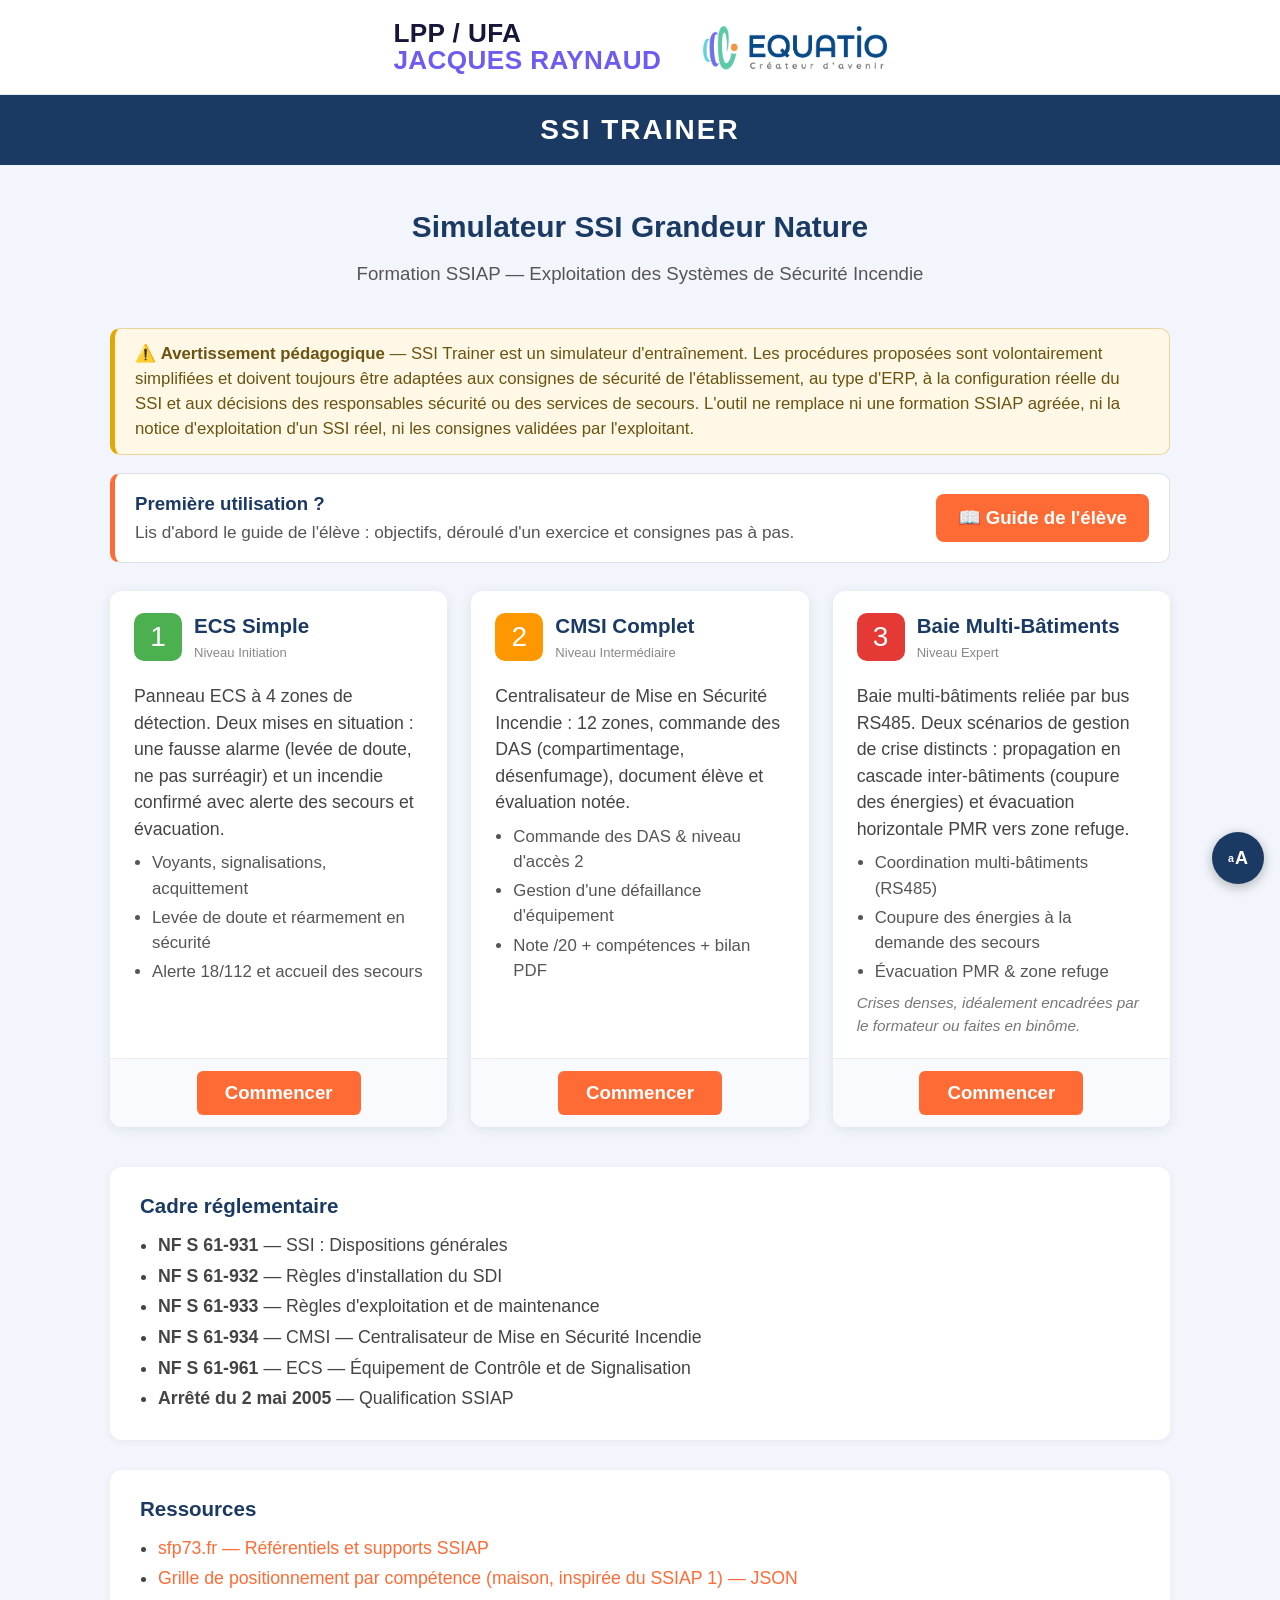
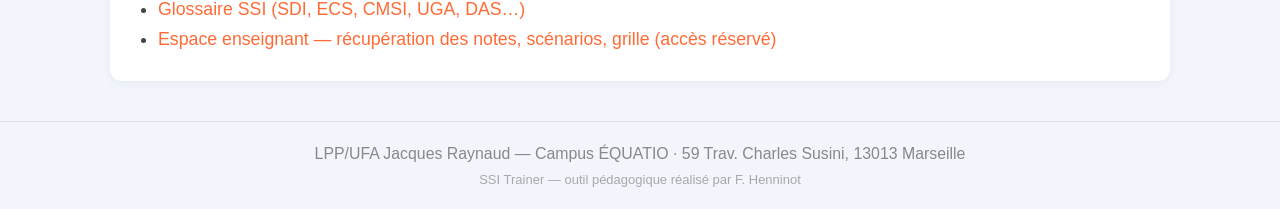
<file: index.html>
﻿<!DOCTYPE html>
<html lang="fr">
<head>
<meta charset="UTF-8">
<meta name="viewport" content="width=device-width, initial-scale=1.0">
<title>SSI Trainer — Simulateur pédagogique de Système de Sécurité Incendie</title>
<meta name="description" content="Simulateur web de Système de Sécurité Incendie (ECS, CMSI, baie) pour la formation aux métiers de la sécurité, du CAP Agent de sécurité au BTS MOS. Évaluation par compétences, 100 % dans le navigateur.">
<link rel="icon" href="assets/favicon.svg" type="image/svg+xml">
<style>
*{margin:0;padding:0;box-sizing:border-box}
body{font-family:Calibri,sans-serif;font-size:14pt;line-height:1.5;background:#f2f5fb;color:#1b3a63;text-align:left}
/* Bandeau institutionnel — logos de l'établissement mis en avant, en haut */
.instit-bar{background:#fff;display:flex;gap:42px;align-items:center;justify-content:center;flex-wrap:wrap;padding:18px 30px;border-bottom:1px solid #e6eaf2}
.instit-bar img{height:58px;width:auto;display:block}
.instit-bar a{text-decoration:none}
/* Bandeau du simulateur */
.header{background:#1b3a63;color:#fff;padding:14px 30px;display:flex;align-items:center;justify-content:center}
.header .title-ssi{font-family:'Trebuchet MS',sans-serif;font-size:1.5em;letter-spacing:2px;font-weight:bold}
.container{max-width:1100px;margin:40px auto;padding:0 20px}
h1{font-family:'Trebuchet MS',sans-serif;color:#1b3a63;font-size:1.6em;margin-bottom:10px;text-align:center}
.subtitle{text-align:center;color:#555;margin-bottom:40px;font-size:1em}
.cards{display:grid;grid-template-columns:repeat(auto-fit,minmax(300px,1fr));gap:24px;margin-bottom:40px}
.card{background:#fff;border-radius:12px;box-shadow:0 2px 12px rgba(27,58,99,0.1);overflow:hidden;transition:transform 0.2s,box-shadow 0.2s;cursor:pointer;text-decoration:none;color:#1b3a63;display:flex;flex-direction:column}
.card:hover{transform:translateY(-4px);box-shadow:0 6px 24px rgba(27,58,99,0.18)}
.card-header{padding:20px 24px 12px;display:flex;align-items:center;gap:12px}
.card-header .icon{width:48px;height:48px;border-radius:10px;display:flex;align-items:center;justify-content:center;font-size:1.5em;color:#fff;flex-shrink:0}
.card-header .n1{background:#4caf50}
.card-header .n2{background:#ff9800}
.card-header .n3{background:#e53935}
.card-header .nf{background:#1b3a63}
.card-header h2{font-family:'Trebuchet MS',sans-serif;font-size:1.1em;margin:0}
.card-header .niveau{font-size:0.7em;color:#888;display:block;margin-top:2px}
.card-body{padding:8px 24px 20px;flex:1}
.card-body p{font-size:0.95em;color:#444;line-height:1.5}
.card-body ul{font-size:0.9em;color:#555;margin:8px 0 0 18px}
.card-body ul li{margin-bottom:4px}
.card-footer{padding:12px 24px;background:#f8fafd;border-top:1px solid #e8ecf2;text-align:center}
.card-footer .btn{display:inline-block;background:#ff6b35;color:#fff;padding:8px 28px;border-radius:6px;font-size:1em;font-weight:bold;text-decoration:none;border:none;cursor:pointer;transition:background 0.2s}
.card-footer .btn:hover{background:#e55a28}
.card-footer .btn-blue{background:#1b3a63}
.card-footer .btn-blue:hover{background:#142d4e}
.ref-section{background:#fff;border-radius:12px;padding:24px 30px;box-shadow:0 2px 8px rgba(27,58,99,0.06);margin-bottom:30px}
.ref-section h3{font-family:'Trebuchet MS',sans-serif;color:#1b3a63;margin-bottom:10px;font-size:1.1em}
.ref-section ul{margin-left:18px;color:#444;font-size:0.95em}
.ref-section ul li{margin-bottom:4px}
.ref-section a{color:#ff6b35;text-decoration:none}
.ref-section a:hover{text-decoration:underline}
.formateur-access{text-align:center;margin:30px 0 40px}
.formateur-access button{background:#1b3a63;color:#fff;padding:12px 36px;border:none;border-radius:8px;font-size:1.05em;font-weight:bold;cursor:pointer;transition:background 0.2s}
.formateur-access button:hover{background:#142d4e}
.footer{text-align:center;padding:20px;color:#888;font-size:0.85em;border-top:1px solid #e0e4ea}
.footer a{color:#ff6b35;text-decoration:none}
.logo-lycee{display:inline-flex;flex-direction:column;line-height:1.05;text-align:left;font-family:'Trebuchet MS',Arial,sans-serif;font-weight:800;letter-spacing:0.4px;text-transform:uppercase}
.logo-lycee .ll-1{color:#16163a;font-size:1.4em}
.logo-lycee .ll-2{color:#6d5cf0;font-size:1.4em}
.credit-discret{font-size:0.82em;opacity:0.7;margin-top:4px}

/* Modal PIN */
.modal-overlay{display:none;position:fixed;top:0;left:0;right:0;bottom:0;background:rgba(0,0,0,0.5);z-index:1000;align-items:center;justify-content:center}
.modal-overlay.active{display:flex}
.modal{background:#fff;border-radius:12px;padding:30px 40px;box-shadow:0 8px 32px rgba(0,0,0,0.2);text-align:center;max-width:360px;width:90%}
.modal h3{font-family:'Trebuchet MS',sans-serif;color:#1b3a63;margin-bottom:16px}
.modal input{width:100%;padding:12px;font-size:1.2em;text-align:center;border:2px solid #ddd;border-radius:8px;letter-spacing:8px;margin-bottom:12px}
.modal input:focus{outline:none;border-color:#1b3a63}
.modal .err{color:#e53935;font-size:0.9em;margin-bottom:8px;min-height:1.5em}
.modal button{background:#ff6b35;color:#fff;padding:10px 30px;border:none;border-radius:6px;font-size:1em;font-weight:bold;cursor:pointer}
.modal .close{position:absolute;top:10px;right:16px;font-size:1.5em;cursor:pointer;color:#888;background:none;border:none}
</style>
</head>
<body>

<div class="instit-bar">
  <a href="https://equatio.org/lycee-ufa-jacques-raynaud/" target="_blank" rel="noopener" title="LPP/UFA Jacques Raynaud">
    <span class="logo-lycee" role="img" aria-label="LPP/UFA Jacques Raynaud">
      <span class="ll-1">LPP / UFA</span>
      <span class="ll-2">Jacques Raynaud</span>
    </span>
  </a>
  <a href="https://equatio.org/" target="_blank" rel="noopener" title="Campus ÉQUATIO">
    <img src="assets/logo-equation.png" alt="Campus ÉQUATIO">
  </a>
</div>
<div class="header">
  <div class="title-ssi">SSI TRAINER</div>
</div>

<div class="container">
  <h1>Simulateur SSI Grandeur Nature</h1>
  <p class="subtitle">Formation SSIAP — Exploitation des Systèmes de Sécurité Incendie</p>

  <div style="background:#fff8e6;border:1px solid #e8d59a;border-left:5px solid #e0a800;border-radius:10px;padding:12px 20px;margin-bottom:18px;font-size:0.9em;color:#6b5310">
    ⚠️ <strong>Avertissement pédagogique</strong> — SSI Trainer est un simulateur d'entraînement. Les procédures proposées sont volontairement simplifiées et doivent toujours être adaptées aux consignes de sécurité de l'établissement, au type d'ERP, à la configuration réelle du SSI et aux décisions des responsables sécurité ou des services de secours. L'outil ne remplace ni une formation SSIAP agréée, ni la notice d'exploitation d'un SSI réel, ni les consignes validées par l'exploitant.
  </div>

  <div style="background:#fff;border:1px solid #dde2ea;border-left:5px solid #ff6b35;border-radius:10px;padding:16px 20px;margin-bottom:28px;display:flex;align-items:center;gap:16px;flex-wrap:wrap">
    <div style="flex:1;min-width:240px">
      <strong style="font-family:'Trebuchet MS',sans-serif;color:#1b3a63">Première utilisation ?</strong><br>
      <span style="font-size:0.92em;color:#555">Lis d'abord le guide de l'élève : objectifs, déroulé d'un exercice et consignes pas à pas.</span>
    </div>
    <a href="guide.html" style="background:#ff6b35;color:#fff;padding:10px 22px;border-radius:8px;text-decoration:none;font-weight:bold">&#128214; Guide de l'élève</a>
  </div>

  <div class="cards">
    <!-- Niveau 1 -->
    <a href="ssi-niveau1.html" class="card">
      <div class="card-header">
        <div class="icon n1">1</div>
        <div>
          <h2>ECS Simple</h2>
          <span class="niveau">Niveau Initiation</span>
        </div>
      </div>
      <div class="card-body">
        <p>Panneau ECS à 4 zones de détection. Deux mises en situation : une fausse alarme (levée de doute, ne pas surréagir) et un incendie confirmé avec alerte des secours et évacuation.</p>
        <ul>
          <li>Voyants, signalisations, acquittement</li>
          <li>Levée de doute et réarmement en sécurité</li>
          <li>Alerte 18/112 et accueil des secours</li>
        </ul>
      </div>
      <div class="card-footer">
        <span class="btn">Commencer</span>
      </div>
    </a>

    <!-- Niveau 2 -->
    <a href="ssi-niveau2.html" class="card">
      <div class="card-header">
        <div class="icon n2">2</div>
        <div>
          <h2>CMSI Complet</h2>
          <span class="niveau">Niveau Intermédiaire</span>
        </div>
      </div>
      <div class="card-body">
        <p>Centralisateur de Mise en Sécurité Incendie : 12 zones, commande des DAS (compartimentage, désenfumage), document élève et évaluation notée.</p>
        <ul>
          <li>Commande des DAS &amp; niveau d'accès 2</li>
          <li>Gestion d'une défaillance d'équipement</li>
          <li>Note /20 + compétences + bilan PDF</li>
        </ul>
      </div>
      <div class="card-footer">
        <span class="btn">Commencer</span>
      </div>
    </a>

    <!-- Niveau 3 -->
    <a href="ssi-niveau3.html" class="card">
      <div class="card-header">
        <div class="icon n3">3</div>
        <div>
          <h2>Baie Multi-Bâtiments</h2>
          <span class="niveau">Niveau Expert</span>
        </div>
      </div>
      <div class="card-body">
        <p>Baie multi-bâtiments reliée par bus RS485. Deux scénarios de gestion de crise distincts : propagation en cascade inter-bâtiments (coupure des énergies) et évacuation horizontale PMR vers zone refuge.</p>
        <ul>
          <li>Coordination multi-bâtiments (RS485)</li>
          <li>Coupure des énergies à la demande des secours</li>
          <li>Évacuation PMR &amp; zone refuge</li>
        </ul>
        <p style="font-size:0.82em;color:#777;font-style:italic;margin-top:8px">Crises denses, idéalement encadrées par le formateur ou faites en binôme.</p>
      </div>
      <div class="card-footer">
        <span class="btn">Commencer</span>
      </div>
    </a>
  </div>

  <!-- Référentiel -->
  <div class="ref-section">
    <h3>Cadre réglementaire</h3>
    <ul>
      <li><strong>NF S 61-931</strong> — SSI : Dispositions générales</li>
      <li><strong>NF S 61-932</strong> — Règles d'installation du SDI</li>
      <li><strong>NF S 61-933</strong> — Règles d'exploitation et de maintenance</li>
      <li><strong>NF S 61-934</strong> — CMSI — Centralisateur de Mise en Sécurité Incendie</li>
      <li><strong>NF S 61-961</strong> — ECS — Équipement de Contrôle et de Signalisation</li>
      <li><strong>Arrêté du 2 mai 2005</strong> — Qualification SSIAP</li>
    </ul>
  </div>

  <div class="ref-section">
    <h3>Ressources</h3>
    <ul>
      <li><a href="https://www.sfp73.fr" target="_blank" rel="noopener">sfp73.fr — Référentiels et supports SSIAP</a></li>
      <li><a href="referentiels/competences_ssiap1.json" target="_blank">Grille de positionnement par compétence (maison, inspirée du SSIAP 1) — JSON</a></li>
      <li><a href="glossaire.html">Glossaire SSI (SDI, ECS, CMSI, UGA, DAS…)</a></li>
      <li><a href="enseignant.html">Espace enseignant — récupération des notes, scénarios, grille (accès réservé)</a></li>
    </ul>
  </div>
</div>

<div class="footer">
  <p>LPP/UFA Jacques Raynaud — Campus ÉQUATIO · 59 Trav. Charles Susini, 13013 Marseille</p>
  <p class="credit-discret">SSI Trainer — outil pédagogique réalisé par F. Henninot</p>
</div>


<script src="js/lecture-adaptee.js" defer></script>
<!-- Cloudflare Web Analytics --><script defer src='https://static.cloudflareinsights.com/beacon.min.js' data-cf-beacon='{"token": "86c8808b88f3489c8f37af96810d5f1e"}'></script><!-- End Cloudflare Web Analytics -->
</body>
</html>
</file>
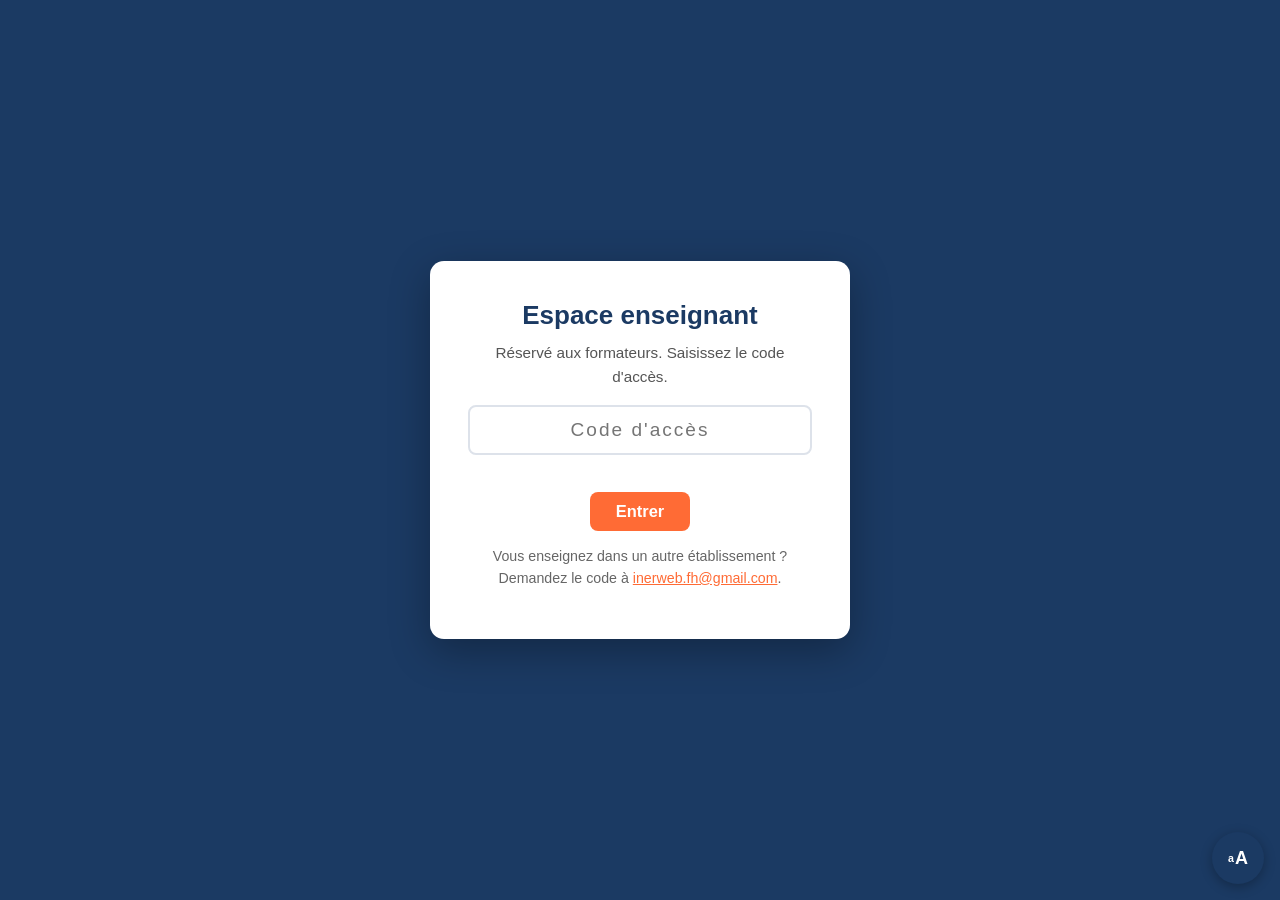
<file: enseignant.html>
<!DOCTYPE html>
<html lang="fr">
<head>
<meta charset="UTF-8">
<meta name="viewport" content="width=device-width, initial-scale=1.0">
<title>Espace enseignant — SSI Trainer</title>
<link rel="icon" href="assets/favicon.svg" type="image/svg+xml">
<style>
*{margin:0;padding:0;box-sizing:border-box}
body{font-family:Calibri,sans-serif;font-size:13pt;line-height:1.55;background:#f2f5fb;color:#1b3a63}
.header{background:#1b3a63;color:#fff;padding:14px 30px;display:flex;align-items:center;gap:16px}
.header .back{color:#cfe0ff;text-decoration:none;font-size:0.85em;white-space:nowrap}
.header .title{font-family:'Trebuchet MS',sans-serif;font-size:1.25em;letter-spacing:1px;font-weight:bold}
.container{max-width:1000px;margin:24px auto 60px;padding:0 18px}
h1{font-family:'Trebuchet MS',sans-serif;font-size:1.4em;margin-bottom:4px;text-align:center}
.sub{text-align:center;color:#555;font-size:0.9em;margin-bottom:22px}
section{background:#fff;border-radius:12px;box-shadow:0 2px 10px rgba(27,58,99,0.08);padding:22px 26px;margin-bottom:22px}
section h2{font-family:'Trebuchet MS',sans-serif;font-size:1.15em;color:#1b3a63;border-bottom:2px solid #ff6b35;padding-bottom:6px;margin-bottom:14px;display:flex;align-items:center;gap:10px}
section h3{font-family:'Trebuchet MS',sans-serif;font-size:1em;color:#1b3a63;margin:16px 0 6px}
p{margin-bottom:10px}
ol.steps{counter-reset:s;list-style:none;margin:6px 0}
ol.steps li{counter-increment:s;position:relative;padding:8px 0 8px 44px;border-bottom:1px solid #eef1f6}
ol.steps li:last-child{border-bottom:none}
ol.steps li::before{content:counter(s);position:absolute;left:0;top:8px;width:30px;height:30px;background:#1b3a63;color:#fff;border-radius:50%;display:flex;align-items:center;justify-content:center;font-weight:bold;font-size:0.9em}
.btn{display:inline-block;background:#ff6b35;color:#fff;padding:10px 26px;border:none;border-radius:8px;font-size:0.95em;font-weight:bold;cursor:pointer;text-decoration:none;transition:background 0.2s}
.btn:hover{background:#e55a28}
.btn-blue{background:#1b3a63}.btn-blue:hover{background:#142d4e}
.scenario{border:1px solid #e4e9f1;border-radius:10px;margin-bottom:12px;overflow:hidden}
.scenario summary{cursor:pointer;list-style:none;padding:12px 16px;background:#f8fafd;display:flex;flex-direction:column;gap:2px}
.scenario summary::-webkit-details-marker{display:none}
.scenario summary::before{content:'▸ ';color:#ff6b35;font-weight:bold}
.scenario[open] summary::before{content:'▾ '}
.scenario .titre{font-weight:bold;font-family:'Trebuchet MS',sans-serif;color:#1b3a63;font-size:1.02em}
.scenario .meta{font-size:0.8em;color:#777}
.fiche-corps{padding:6px 16px 16px}
.tag{display:inline-block;background:#eef2f8;color:#3a567d;border-radius:20px;padding:1px 10px;font-size:0.78em;margin:2px 4px 2px 0}
.tag.comp{background:#e7f1ff;color:#1b4f8a}
.scenario ul{margin:4px 0 4px 18px;font-size:0.88em;color:#444}
.scenario ol{margin:4px 0 4px 18px;font-size:0.88em;color:#444}
.scenario ul li,.scenario ol li{margin-bottom:2px}
.lbl{font-size:0.78em;text-transform:uppercase;letter-spacing:0.5px;color:#8893a5;font-weight:bold;margin-top:10px;margin-bottom:2px}
.faute-item{background:#fdeeee;border-left:4px solid #c62828;padding:6px 10px;margin:4px 0;font-size:0.88em;border-radius:4px}
.reperes{background:#eef2f8;border-radius:8px;padding:10px 14px;margin-bottom:10px}
.reperes-tbl{margin-top:4px}
.reperes-tbl th{background:none;color:#1b3a63;text-align:left;width:32%;vertical-align:top;font-size:0.82em;border:none;padding:4px 8px 4px 0}
.reperes-tbl td{border:none;font-size:0.88em;padding:4px 0}
.reperes-tbl tr+tr th,.reperes-tbl tr+tr td{border-top:1px solid #dde5f0}
.pk{background:#f2f9f2;border-left:4px solid #2e7d32;padding:8px 12px;font-size:0.88em;border-radius:4px}
.ok{color:#2e7d32;font-weight:bold}
.toolbar-fiches{display:flex;gap:8px;margin-bottom:12px}
.btn-mini{background:#fff;color:#1b3a63;border:1.5px solid #c7d0de;border-radius:6px;padding:5px 14px;font-size:0.82em;cursor:pointer}
.btn-mini:hover{background:#eef2f8}
@media print{
  .toolbar-fiches,.gate,.header,.footer{display:none!important}
  .scenario{page-break-inside:avoid;border-color:#999}
  .scenario:not([open]) .fiche-corps{display:block!important}
}
table{width:100%;border-collapse:collapse;font-size:0.85em;margin-top:8px}
th,td{border:1px solid #e2e7f0;padding:7px 9px;text-align:left}
th{background:#1b3a63;color:#fff}
.niv{display:inline-block;min-width:22px;text-align:center;border-radius:5px;padding:2px 6px;color:#fff;font-weight:bold;margin-right:6px}
.note{font-size:0.82em;color:#666;font-style:italic;margin-top:8px}
.warn{background:#fff8e6;border:1px solid #f0dca0;border-left:4px solid #e0a800;border-radius:8px;padding:10px 14px;font-size:0.85em;color:#6b5310;margin-top:10px}
/* Porte d'accès */
.gate{position:fixed;inset:0;background:#1b3a63;display:flex;align-items:center;justify-content:center;z-index:100;padding:20px}
.gate.hidden{display:none}
.gate-box{background:#fff;border-radius:14px;padding:34px 38px;max-width:420px;width:100%;text-align:center;box-shadow:0 12px 40px rgba(0,0,0,0.3)}
.gate-box h2{font-family:'Trebuchet MS',sans-serif;color:#1b3a63;margin-bottom:6px}
.gate-box p{font-size:0.88em;color:#555;margin-bottom:16px}
.gate-box input{width:100%;padding:12px;font-size:1.1em;text-align:center;border:2px solid #dde2ea;border-radius:8px;letter-spacing:2px;margin-bottom:10px}
.gate-box input:focus{outline:none;border-color:#ff6b35}
.gate-box .err{color:#c62828;font-size:0.85em;min-height:1.3em;margin-bottom:8px}
.gate-box .ask{font-size:0.82em;color:#666;margin-top:14px}
.gate-box .ask a{color:#ff6b35}
#content.locked{display:none}
.footer{text-align:center;padding:18px;color:#888;font-size:0.82em}
</style>
</head>
<body>

<!-- Porte d'accès (légère : aucune donnée confidentielle derrière, simple filtre pour les élèves) -->
<div class="gate" id="gate">
  <div class="gate-box">
    <h2>Espace enseignant</h2>
    <p>Réservé aux formateurs. Saisissez le code d'accès.</p>
    <input type="password" id="codeInput" placeholder="Code d'accès" autocomplete="off" aria-label="Code d'accès">
    <div class="err" id="codeErr"></div>
    <button class="btn" id="codeBtn">Entrer</button>
    <p class="ask">Vous enseignez dans un autre établissement&nbsp;?<br>
      Demandez le code à <a href="mailto:inerweb.fh@gmail.com?subject=SSI%20Trainer%20-%20code%20espace%20enseignant">inerweb.fh@gmail.com</a>.</p>
  </div>
</div>

<div class="header">
  <a href="index.html" class="back">&larr; Accueil</a>
  <span class="title">Espace enseignant</span>
</div>

<div class="container locked" id="content" style="display:none">
  <h1>Espace enseignant — SSI Trainer</h1>
  <p class="sub">Récupération des évaluations, scénarios pédagogiques et grille de positionnement.</p>

  <!-- A. Récupération des notes -->
  <section>
    <h2>📥 Comment récupérer les évaluations</h2>
    <p>L'outil ne fait <b>aucune remontée automatique</b> : chaque élève produit un petit fichier « jeton » que vous regroupez ensuite dans le tableau de bord. Tout reste <b>local à votre ordinateur</b> (aucun serveur, aucune donnée d'élève en ligne).</p>
    <ol class="steps">
      <li>L'élève renseigne son <b>nom / classe / diplôme</b> (en haut du simulateur), puis joue le scénario.</li>
      <li>À la fin, dans le bilan, il clique sur <b>« 🎫 Jeton pour le prof »</b> → un fichier <code>jeton-ssi_….json</code> est téléchargé.</li>
      <li>Il vous remet ce fichier (clé USB, ENT, espace partagé, courriel…).</li>
      <li>Vous ouvrez le <b>tableau de bord</b> et importez tous les jetons d'un coup (clic ou glisser-déposer).</li>
      <li>Vous obtenez la <b>matrice élèves × compétences</b> (meilleur niveau atteint), exportable en <b>CSV</b> (tableur) ou imprimable en <b>PDF</b>.</li>
    </ol>
    <p style="margin-top:14px"><a href="tableau-de-bord.html" class="btn btn-blue">📊 Ouvrir le tableau de bord</a></p>
    <div class="warn">Astuce : la liste de classe collée dans le tableau de bord fait aussi apparaître les élèves <b>pas encore évalués</b> (utile pour le suivi).</div>
  </section>

  <!-- B. Dossier pédagogique des scénarios -->
  <section>
    <h2>🎯 Dossier pédagogique des scénarios</h2>
    <p>Le contenu complet de chaque mise en situation — mission, contexte, chronologie des événements injectés, barème, fautes graves (avec leur déclencheur exact), conduite à tenir, questionnaire corrigé et points clés. Généré directement depuis les scénarios du simulateur : toujours à jour.</p>
    <div class="toolbar-fiches">
      <button type="button" class="btn-mini" id="btnDeplierTout">Tout déplier</button>
      <button type="button" class="btn-mini" id="btnReplierTout">Tout replier</button>
    </div>
    <div id="scenarios"><p style="color:#999">Chargement…</p></div>
  </section>

  <!-- C. Grille d'évaluation -->
  <section>
    <h2>📏 La grille d'évaluation</h2>
    <p>Le socle est le <b>positionnement par compétence</b> (échelle du livret de compétences / LSU). La note /20 est un <b>indicateur secondaire</b>, étiqueté selon le diplôme.</p>
    <h3>Échelle de positionnement</h3>
    <div id="echelle"></div>
    <h3>Fautes graves</h3>
    <p style="font-size:0.9em">Certaines erreurs (ex. déclencher une évacuation générale sur une fausse alarme, réarmer sans levée de doute) sont des <b>fautes graves</b> : elles <b>plafonnent la note à 8/20</b>, quel que soit le reste de la prestation.</p>
    <h3>Périmètre par diplôme</h3>
    <p style="font-size:0.9em">Le simulateur évalue <b>uniquement la composante sécurité incendie</b> — c'est un indicateur pédagogique, <b>non certificatif</b>. La grille C1-C8 est une grille « maison » inspirée du SSIAP 1 (arrêté du 2 mai 2005), <b>pas</b> le référentiel certificatif d'un diplôme.</p>
    <div id="diplomes"></div>
    <div class="warn">Fiabilité des rapprochements diplômes : <b>confirmé</b> pour le CAP, <b>partiel</b> pour BP / Bac Pro / BTS (codes d'unités et coefficients à reconfirmer aux sources avant un usage certificatif).</div>
  </section>

  <!-- D. Ressources -->
  <section>
    <h2>📚 Ressources formateur</h2>
    <ul style="margin-left:18px">
      <li><a href="guide.html">Guide de l'élève</a> (mode d'emploi imprimable)</li>
      <li><a href="glossaire.html">Glossaire SSI</a> (sigles et vocabulaire, imprimable)</li>
      <li><a href="referentiels/competences_ssiap1.json" target="_blank">Grille de compétences C1-C8 (JSON)</a></li>
      <li><a href="referentiels/diplomes-securite.json" target="_blank">Rapprochements diplômes filière sécurité (JSON, sourcé)</a></li>
      <li><a href="LEGAL.md" target="_blank">Avertissement pédagogique et conditions d'utilisation</a></li>
    </ul>
  </section>
</div>

<div class="footer">LPP/UFA Jacques Raynaud — Campus ÉQUATIO · SSI Trainer, espace enseignant</div>

<script>
'use strict';

/* ===================================================================
   CODE D'ACCÈS — à personnaliser librement par l'enseignant.
   ⚠️ Filtre « léger » : sur un site public, un code côté navigateur
   n'est PAS secret (lisible dans la source). C'est volontaire et
   acceptable ICI car rien de confidentiel n'est derrière (uniquement
   de la documentation pédagogique). NE JAMAIS placer de données
   d'élèves derrière ce code.
   =================================================================== */
var CODE_ACCES = 'LPPJACQUESRAYNAUD';

// --- Porte d'accès ---
var gate = document.getElementById('gate');
var content = document.getElementById('content');
function deverrouiller() {
  gate.classList.add('hidden');
  content.classList.remove('locked');
  content.style.display = '';
  try { sessionStorage.setItem('ssi-enseignant-ok', '1'); } catch (e) {}
  charger();
}
function tenter() {
  var v = (document.getElementById('codeInput').value || '').trim();
  if (v.toLowerCase() === CODE_ACCES.toLowerCase()) { deverrouiller(); }
  else { document.getElementById('codeErr').textContent = 'Code incorrect.'; }
}
document.getElementById('codeBtn').onclick = tenter;
document.getElementById('codeInput').addEventListener('keydown', function (e) { if (e.key === 'Enter') tenter(); });
content.style.display = 'none';
try { if (sessionStorage.getItem('ssi-enseignant-ok') === '1') deverrouiller(); } catch (e) {}

// --- Données ---
var SCENARIOS = [
  { niveau: 1, equip: 'ECS', fichiers: ['n1_alarme_simple', 'n1_fausse_alarme', 'n1_malaise_fumee', 'ecs_incendie_confirme'] },
  { niveau: 2, equip: 'CMSI', fichiers: ['n2_compartimentage_escalier', 'n2_defaillance_das_decision'] },
  { niveau: 3, equip: 'Baie multi-bâtiments', fichiers: ['n3_incendie_sous_sol_propag_inter', 'n3_crise_sanitaire_pmr'] }
];
var ECHELLE = [
  { l: 'Parfaitement acquis', c: '#1b5e20', p: '★', s: '≥ 85 % des points de la compétence' },
  { l: 'Acquis', c: '#2e7d32', p: '✔', s: '≥ 60 %' },
  { l: 'Partiellement acquis', c: '#ef6c00', p: '◔', s: '≥ 30 %' },
  { l: 'Non acquis', c: '#c62828', p: '✘', s: '< 30 %' },
  { l: 'Non évalué', c: '#9aa3af', p: '–', s: 'compétence non travaillée dans le scénario' }
];
var ETIQ = { defendable: 'défendable', indicatif: 'indicative', entrainement: "score d'entraînement" };

function esc(s) { return (s == null ? '' : String(s)).replace(/&/g, '&amp;').replace(/</g, '&lt;').replace(/>/g, '&gt;'); }

var charge = false;
function charger() {
  if (charge) return; charge = true;
  Promise.all([
    fetch('referentiels/competences_ssiap1.json').then(function (r) { return r.json(); }).catch(function () { return {}; }),
    fetch('referentiels/diplomes-securite.json').then(function (r) { return r.json(); }).catch(function () { return {}; })
  ]).then(function (res) {
    var comps = {};
    (res[0].competences || []).forEach(function (c) { comps[c.id] = c.libelle; });
    var diplomesMap = {};
    (res[1].diplomes || []).forEach(function (d) { diplomesMap[d.code] = d.intitule; });
    rendreEchelle();
    rendreDiplomes(res[1].diplomes || []);
    rendreScenarios(comps, diplomesMap);
  });
}

function rendreEchelle() {
  var h = '<table><thead><tr><th>Niveau</th><th>Seuil</th></tr></thead><tbody>';
  ECHELLE.forEach(function (n) {
    h += '<tr><td><span class="niv" style="background:' + n.c + '">' + n.p + '</span>' + esc(n.l) + '</td><td>' + esc(n.s) + '</td></tr>';
  });
  h += '</tbody></table>';
  document.getElementById('echelle').innerHTML = h;
}

function rendreDiplomes(list) {
  if (!list.length) { document.getElementById('diplomes').innerHTML = '<p style="color:#999">—</p>'; return; }
  var h = '<table><thead><tr><th>Diplôme</th><th>Bloc / unité incendie</th><th>Note /20</th></tr></thead><tbody>';
  list.forEach(function (d) {
    h += '<tr><td><b>' + esc(d.intitule) + '</b><br><small style="color:#888">' + esc(d.rncp || '') + ' — niveau ' + esc(d.niveau || '') + '</small></td>' +
      '<td style="font-size:0.9em">' + esc(d.bloc_incendie || '') + '</td>' +
      '<td>' + esc(ETIQ[d.note_sur_20] || d.note_sur_20 || '') + '</td></tr>';
  });
  h += '</tbody></table>';
  document.getElementById('diplomes').innerHTML = h;
}

function fmtSec(s) { return (s == null ? '—' : s + ' s'); }
function declencheur(f) {
  if (f.type === 'manque') return 'Ne PAS faire « ' + f.cle + ' »';
  if (f.type === 'fait') return 'Faire « ' + f.cle + ' » (action interdite ici)';
  return 'Faire « ' + f.cle + ' » sans avoir fait « ' + f.avant + ' » avant';
}

function ficheScenario(s, comps, diplomesMap) {
  var codes = {};
  (s.actions_attendues || []).forEach(function (a) { if (a.competence && a.competence !== '—') codes[a.competence] = 1; });
  var listeCodes = Object.keys(codes).sort();
  var total = (s.actions_attendues || []).reduce(function (a, b) { return a + (b.points || 0); }, 0);

  var h = '<details class="scenario"><summary>';
  h += '<span class="titre">' + esc(s.titre || s.id) + '</span>';
  h += '<span class="meta">' + esc(s.equipement || '') + (s.erp_type ? ' · ERP type ' + esc(s.erp_type) : '') + (s.duree_max ? ' · ' + fmtSec(s.duree_max) + ' max' : '') + '</span>';
  h += '</summary><div class="fiche-corps">';

  // Repères formateur — synthèse « à retenir avant d'exploiter le scénario en classe ».
  // Dérivé exclusivement des données du scénario (rien d'inventé) : diplomes[], objectifs[0],
  // fautes_graves[] (reformulées en « pièges »), questions ouvertes + points_cles (débrief).
  var niveauReco = (s.diplomes || []).map(function (d) { return diplomesMap[d] || d; }).join(', ');
  var questionsOuvertes = (s.questions || []).filter(function (q) { return q.type !== 'qcm'; }).map(function (q) { return q.q; });
  h += '<div class="reperes">';
  h += '<div class="lbl" style="margin-top:0">🎓 Repères formateur</div>';
  h += '<table class="reperes-tbl"><tbody>';
  if (s.objectifs && s.objectifs[0]) h += '<tr><th>Objectif principal</th><td>' + esc(s.objectifs[0]) + '</td></tr>';
  if (niveauReco) h += '<tr><th>Niveau recommandé</th><td>' + esc(niveauReco) + '</td></tr>';
  if (s.fautes_graves && s.fautes_graves.length) {
    h += '<tr><th>Pièges pédagogiques</th><td>' + s.fautes_graves.map(function (f) { return esc(f.libelle); }).join(' · ') + '</td></tr>';
  }
  if (questionsOuvertes.length || (s.points_cles && s.points_cles.length)) {
    var debrief = questionsOuvertes.concat((s.points_cles || []).slice(0, 2));
    h += '<tr><th>Débrief conseillé</th><td><ul style="margin:0 0 0 16px">' + debrief.map(function (d) { return '<li>' + esc(d) + '</li>'; }).join('') + '</ul></td></tr>';
  }
  h += '</tbody></table></div>';

  if (s.mission) h += '<div class="lbl">Mission donnée à l\'élève</div><p style="font-size:0.92em">' + esc(s.mission) + '</p>';

  if (s.contexte) {
    h += '<div class="lbl">Contexte</div><ul>' +
      '<li><b>Établissement :</b> ' + esc(s.contexte.etablissement || '—') + '</li>' +
      '<li><b>Effectif :</b> ' + esc(s.contexte.effectif != null ? s.contexte.effectif : '—') + '</li>' +
      '<li><b>Particularités :</b> ' + esc(s.contexte.particularites || '—') + '</li></ul>';
  }

  if (s.objectifs && s.objectifs.length) {
    h += '<div class="lbl">Objectifs pédagogiques</div><ul>' +
      s.objectifs.map(function (o) { return '<li>' + esc(o) + '</li>'; }).join('') + '</ul>';
  }

  if (listeCodes.length) {
    h += '<div class="lbl">Compétences travaillées</div><div>' +
      listeCodes.map(function (c) { return '<span class="tag comp">' + esc(c) + (comps[c] ? ' — ' + esc(comps[c]) : '') + '</span>'; }).join('') + '</div>';
  }

  if (s.zones && s.zones.length) {
    h += '<div class="lbl">Zones de détection</div><p style="font-size:0.88em">' +
      s.zones.map(function (z) { return '<span class="tag">' + esc(z.id) + ' — ' + esc(z.nom) + '</span>'; }).join(' ') + '</p>';
  }

  if (s.das && s.das.length) {
    h += '<div class="lbl">DAS (dispositifs actionnés de sécurité)</div><table><thead><tr><th>Id</th><th>Désignation</th><th>Type</th><th>Zone</th></tr></thead><tbody>' +
      s.das.map(function (d) { return '<tr><td>' + esc(d.id) + '</td><td>' + esc(d.designation) + '</td><td>' + esc(d.type) + '</td><td>' + esc(d.zone || '—') + '</td></tr>'; }).join('') +
      '</tbody></table>';
  }

  if (s.levee_doute) {
    h += '<div class="lbl">Levée de doute</div><ul>' +
      '<li><b>Constat du scénario :</b> ' + (s.levee_doute.feu ? 'FEU confirmé' : 'RAS (fausse alarme)') + ' · <b>délai équipier :</b> ' + fmtSec(s.levee_doute.delai) + '</li>' +
      (s.levee_doute.rapport_ras ? '<li><b>Compte-rendu si RAS :</b> ' + esc(s.levee_doute.rapport_ras) + '</li>' : '') +
      (s.levee_doute.rapport_feu ? '<li><b>Compte-rendu si FEU :</b> ' + esc(s.levee_doute.rapport_feu) + '</li>' : '') +
      '</ul>';
  }

  if (s.evenements && s.evenements.length) {
    h += '<div class="lbl">Chronologie des événements injectés</div><table><thead><tr><th>t (s)</th><th>Type</th><th>Détail</th></tr></thead><tbody>' +
      s.evenements.map(function (e) {
        return '<tr><td>' + e.t + '</td><td>' + esc(e.type) + (e.zone ? ' (' + esc(e.zone) + ')' : '') + (e.das ? ' (' + esc(e.das) + ')' : '') + '</td><td>' + esc(e.detail || e.msg || (e.from ? 'depuis ' + e.from : '')) + '</td></tr>';
      }).join('') + '</tbody></table>';
  }

  if (s.actions_attendues && s.actions_attendues.length) {
    h += '<div class="lbl">Actions attendues (barème — total ' + total + ' pts)</div><table><thead><tr><th>Action</th><th>Délai max</th><th>Compétence</th><th>Points</th></tr></thead><tbody>' +
      s.actions_attendues.map(function (a) {
        return '<tr><td>' + esc(a.action) + '</td><td>' + fmtSec(a.delai_max) + '</td><td>' + esc(a.competence) + (comps[a.competence] ? ' — ' + esc(comps[a.competence]) : '') + '</td><td>' + a.points + '</td></tr>';
      }).join('') + '</tbody></table>' +
      '<p class="note">Règle : action dans les délais = points pleins ; en retard = moitié des points ; non faite = 0.</p>';
  }

  if (s.fautes_graves && s.fautes_graves.length) {
    h += '<div class="lbl">Fautes graves (plafonnent la note à 8/20)</div>' +
      s.fautes_graves.map(function (f) {
        return '<div class="faute-item"><b>⛔ ' + esc(f.libelle) + '</b><br><span style="color:#888;font-size:0.82em">Déclencheur : ' + esc(declencheur(f)) + '</span></div>';
      }).join('');
  }

  if (s.conduite_a_tenir && s.conduite_a_tenir.length) {
    h += '<div class="lbl">Conduite à tenir (mode guidé)</div><ol>' +
      s.conduite_a_tenir.map(function (c) { return '<li>' + esc(c.texte) + (c.cle ? ' <span style="color:#999;font-size:0.78em">[' + esc(c.cle) + ']</span>' : ''); }).join('</li>') + '</li></ol>';
  }

  if (s.questions && s.questions.length) {
    h += '<div class="lbl">Questionnaire (corrigé)</div><ol>' +
      s.questions.map(function (q) {
        if (q.type === 'qcm') {
          return '<li>' + esc(q.q) + '<ul>' + q.options.map(function (o, k) {
            return '<li>' + (k === q.reponse ? '<span class="ok">✔ ' + esc(o) + ' (bonne réponse)</span>' : esc(o)) + '</li>';
          }).join('') + '</ul></li>';
        }
        return '<li>' + esc(q.q) + ' <i style="color:#888">(réponse libre, corrigée sur copie)</i></li>';
      }).join('') + '</ol>';
  }

  if (s.points_cles && s.points_cles.length) {
    h += '<div class="lbl">« À retenir » affiché au bilan</div><div class="pk"><ul>' +
      s.points_cles.map(function (p) { return '<li>' + esc(p) + '</li>'; }).join('') + '</ul></div>';
  }

  h += '</div></details>';
  return h;
}

function rendreScenarios(comps, diplomesMap) {
  var cont = document.getElementById('scenarios');
  var blocs = SCENARIOS.map(function (g) {
    return Promise.all(g.fichiers.map(function (f) {
      return fetch('scenarios/' + f + '.json').then(function (r) { return r.json(); }).catch(function () { return null; });
    })).then(function (scs) { return { g: g, scs: scs.filter(Boolean) }; });
  });
  Promise.all(blocs).then(function (groupes) {
    var h = '';
    groupes.forEach(function (gr) {
      h += '<h3>Niveau ' + gr.g.niveau + ' — ' + esc(gr.g.equip) + '</h3>';
      if (!gr.scs.length) { h += '<p style="color:#999">Scénarios indisponibles.</p>'; return; }
      gr.scs.forEach(function (s) { h += ficheScenario(s, comps, diplomesMap); });
    });
    cont.innerHTML = h;
    document.getElementById('btnDeplierTout').onclick = function () {
      cont.querySelectorAll('details.scenario').forEach(function (d) { d.open = true; });
    };
    document.getElementById('btnReplierTout').onclick = function () {
      cont.querySelectorAll('details.scenario').forEach(function (d) { d.open = false; });
    };
  });
}
</script>
<script src="js/lecture-adaptee.js" defer></script>
</body>
</html>
</file>
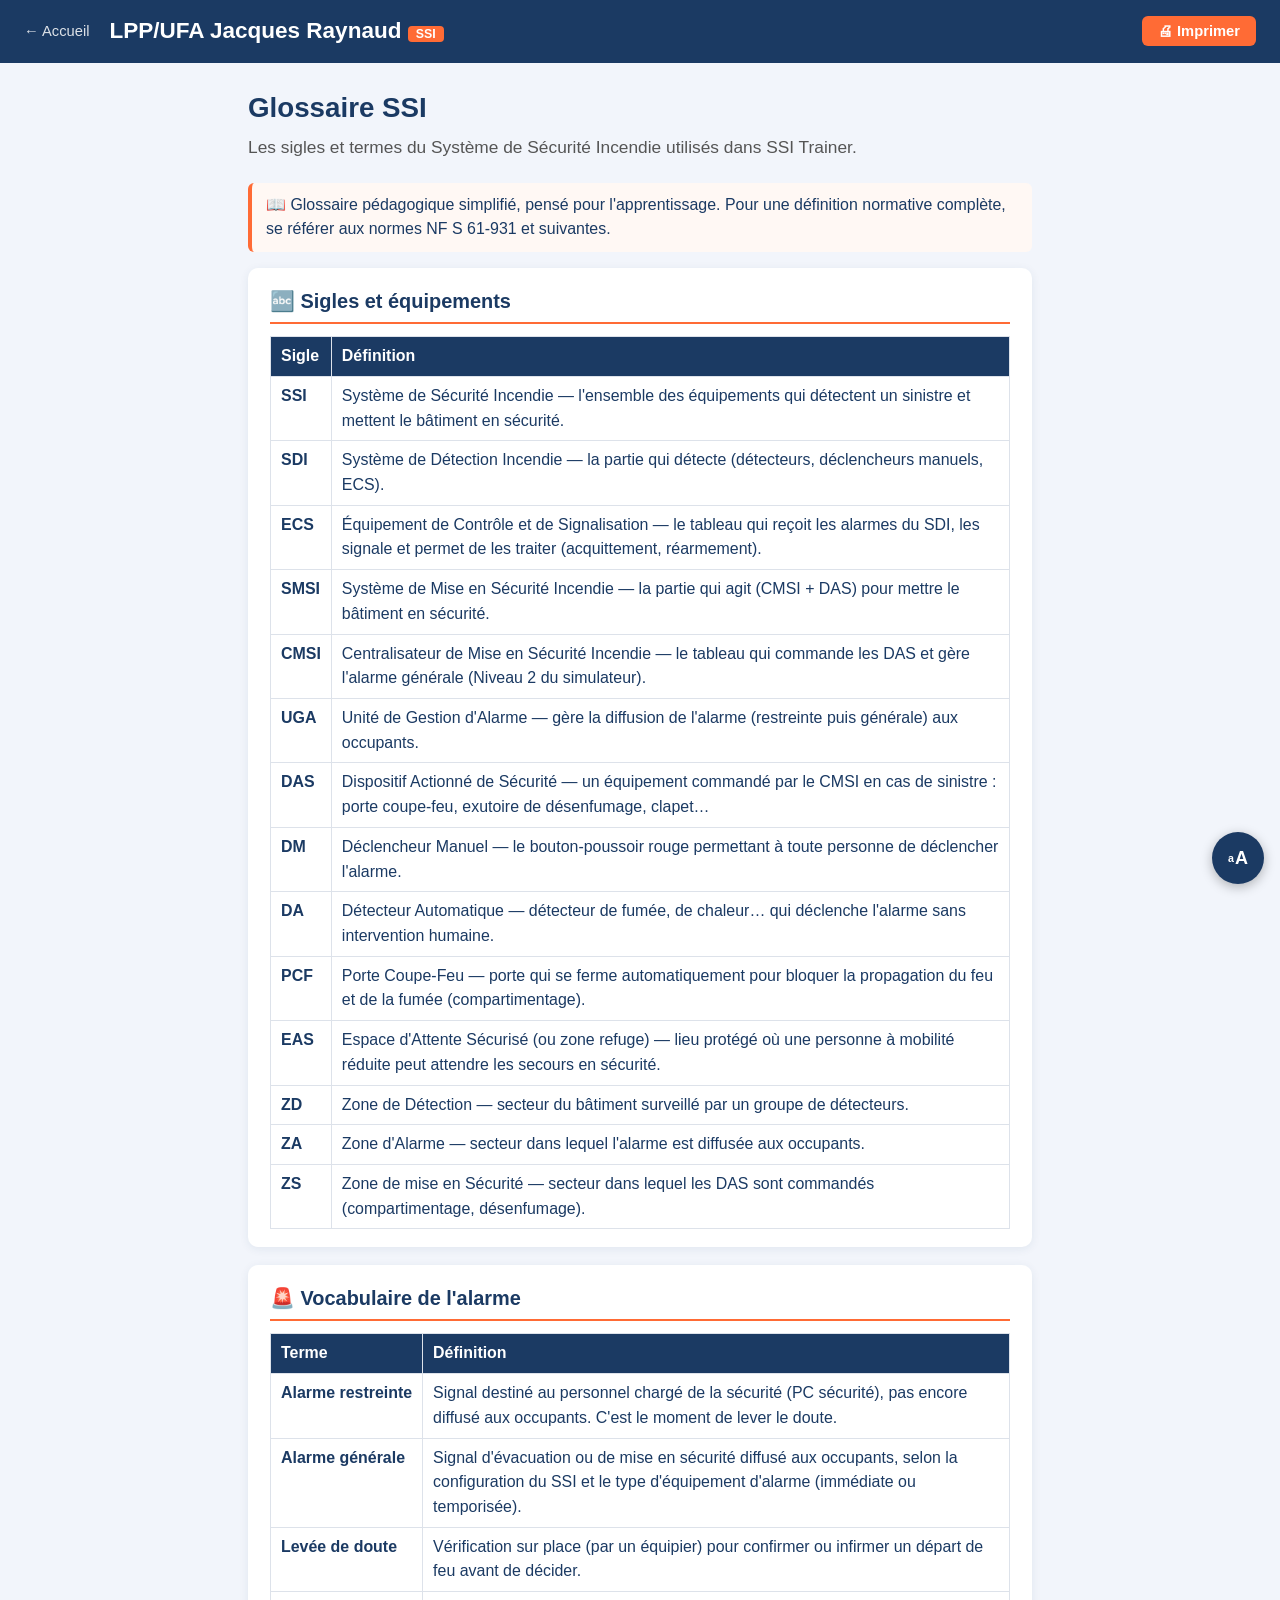
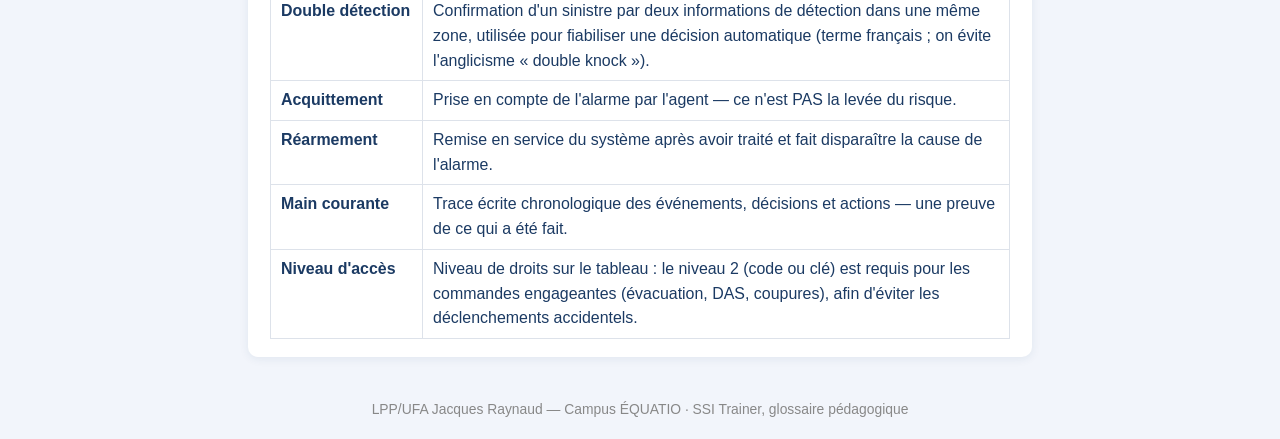
<file: glossaire.html>
<!DOCTYPE html>
<html lang="fr">
<head>
<meta charset="UTF-8">
<meta name="viewport" content="width=device-width, initial-scale=1.0">
<title>Glossaire SSI — SSI Trainer</title>
<meta name="description" content="Glossaire des sigles et termes du Système de Sécurité Incendie (SSI) utilisés dans SSI Trainer.">
<link rel="icon" href="assets/favicon.svg" type="image/svg+xml">
<style>
*{margin:0;padding:0;box-sizing:border-box}
body{font-family:Calibri,Arial,sans-serif;font-size:13pt;line-height:1.55;background:#f2f5fb;color:#1b3a63}
.header{background:#1b3a63;color:#fff;padding:14px 24px;display:flex;align-items:center;gap:14px;flex-wrap:wrap}
.header .logo{font-family:'Trebuchet MS',sans-serif;font-size:1.3em;font-weight:bold}
.header .badge{background:#ff6b35;color:#fff;padding:1px 8px;border-radius:4px;font-size:0.55em}
.header .back-link{color:#fff;text-decoration:none;font-size:0.85em;opacity:0.85;margin-right:6px}
.header .actions{margin-left:auto;display:flex;gap:8px}
.header .actions button{background:#ff6b35;color:#fff;border:none;border-radius:6px;padding:7px 16px;font-size:0.85em;font-weight:bold;cursor:pointer}
.container{max-width:820px;margin:24px auto;padding:0 18px}
h1{font-family:'Trebuchet MS',sans-serif;font-size:1.6em;margin-bottom:4px}
.sub{color:#555;margin-bottom:22px}
.card{background:#fff;border-radius:10px;box-shadow:0 2px 10px rgba(27,58,99,0.08);padding:18px 22px;margin-bottom:18px}
.card h2{font-family:'Trebuchet MS',sans-serif;font-size:1.15em;color:#1b3a63;border-bottom:2px solid #ff6b35;padding-bottom:5px;margin-bottom:12px;display:flex;align-items:center;gap:8px}
table{width:100%;border-collapse:collapse;font-size:0.92em;margin-top:6px}
th,td{border:1px solid #dde2ea;padding:7px 10px;text-align:left;vertical-align:top}
th{background:#1b3a63;color:#fff}
td.sigle{font-weight:bold;color:#1b3a63;white-space:nowrap}
.note{background:#fff8f4;border-left:4px solid #ff6b35;border-radius:6px;padding:10px 14px;font-size:0.92em;margin-bottom:16px}
.footer{text-align:center;padding:18px;color:#888;font-size:0.8em}
.footer a{color:#ff6b35;text-decoration:none}
@media print{
  body{background:#fff;font-size:11pt}
  .header .actions,.header .back-link{display:none}
  .header{-webkit-print-color-adjust:exact;print-color-adjust:exact}
  .card{box-shadow:none;border:1px solid #ccc;page-break-inside:avoid}
  th{-webkit-print-color-adjust:exact;print-color-adjust:exact}
}
</style>
</head>
<body>

<div class="header">
  <a href="index.html" class="back-link">&larr; Accueil</a>
  <div class="logo">LPP/UFA Jacques Raynaud <span class="badge">SSI</span></div>
  <div class="actions"><button onclick="window.print()">&#128424; Imprimer</button></div>
</div>

<div class="container">
  <h1>Glossaire SSI</h1>
  <p class="sub">Les sigles et termes du Système de Sécurité Incendie utilisés dans SSI Trainer.</p>

  <div class="note">📖 Glossaire pédagogique simplifié, pensé pour l'apprentissage. Pour une définition normative complète, se référer aux normes NF S 61-931 et suivantes.</div>

  <div class="card">
    <h2>🔤 Sigles et équipements</h2>
    <table>
      <thead><tr><th>Sigle</th><th>Définition</th></tr></thead>
      <tbody>
        <tr><td class="sigle">SSI</td><td>Système de Sécurité Incendie — l'ensemble des équipements qui détectent un sinistre et mettent le bâtiment en sécurité.</td></tr>
        <tr><td class="sigle">SDI</td><td>Système de Détection Incendie — la partie qui détecte (détecteurs, déclencheurs manuels, ECS).</td></tr>
        <tr><td class="sigle">ECS</td><td>Équipement de Contrôle et de Signalisation — le tableau qui reçoit les alarmes du SDI, les signale et permet de les traiter (acquittement, réarmement).</td></tr>
        <tr><td class="sigle">SMSI</td><td>Système de Mise en Sécurité Incendie — la partie qui agit (CMSI + DAS) pour mettre le bâtiment en sécurité.</td></tr>
        <tr><td class="sigle">CMSI</td><td>Centralisateur de Mise en Sécurité Incendie — le tableau qui commande les DAS et gère l'alarme générale (Niveau 2 du simulateur).</td></tr>
        <tr><td class="sigle">UGA</td><td>Unité de Gestion d'Alarme — gère la diffusion de l'alarme (restreinte puis générale) aux occupants.</td></tr>
        <tr><td class="sigle">DAS</td><td>Dispositif Actionné de Sécurité — un équipement commandé par le CMSI en cas de sinistre : porte coupe-feu, exutoire de désenfumage, clapet…</td></tr>
        <tr><td class="sigle">DM</td><td>Déclencheur Manuel — le bouton-poussoir rouge permettant à toute personne de déclencher l'alarme.</td></tr>
        <tr><td class="sigle">DA</td><td>Détecteur Automatique — détecteur de fumée, de chaleur… qui déclenche l'alarme sans intervention humaine.</td></tr>
        <tr><td class="sigle">PCF</td><td>Porte Coupe-Feu — porte qui se ferme automatiquement pour bloquer la propagation du feu et de la fumée (compartimentage).</td></tr>
        <tr><td class="sigle">EAS</td><td>Espace d'Attente Sécurisé (ou zone refuge) — lieu protégé où une personne à mobilité réduite peut attendre les secours en sécurité.</td></tr>
        <tr><td class="sigle">ZD</td><td>Zone de Détection — secteur du bâtiment surveillé par un groupe de détecteurs.</td></tr>
        <tr><td class="sigle">ZA</td><td>Zone d'Alarme — secteur dans lequel l'alarme est diffusée aux occupants.</td></tr>
        <tr><td class="sigle">ZS</td><td>Zone de mise en Sécurité — secteur dans lequel les DAS sont commandés (compartimentage, désenfumage).</td></tr>
      </tbody>
    </table>
  </div>

  <div class="card">
    <h2>🚨 Vocabulaire de l'alarme</h2>
    <table>
      <thead><tr><th>Terme</th><th>Définition</th></tr></thead>
      <tbody>
        <tr><td class="sigle">Alarme restreinte</td><td>Signal destiné au personnel chargé de la sécurité (PC sécurité), pas encore diffusé aux occupants. C'est le moment de lever le doute.</td></tr>
        <tr><td class="sigle">Alarme générale</td><td>Signal d'évacuation ou de mise en sécurité diffusé aux occupants, selon la configuration du SSI et le type d'équipement d'alarme (immédiate ou temporisée).</td></tr>
        <tr><td class="sigle">Levée de doute</td><td>Vérification sur place (par un équipier) pour confirmer ou infirmer un départ de feu avant de décider.</td></tr>
        <tr><td class="sigle">Double détection</td><td>Confirmation d'un sinistre par deux informations de détection dans une même zone, utilisée pour fiabiliser une décision automatique (terme français ; on évite l'anglicisme « double knock »).</td></tr>
        <tr><td class="sigle">Acquittement</td><td>Prise en compte de l'alarme par l'agent — ce n'est PAS la levée du risque.</td></tr>
        <tr><td class="sigle">Réarmement</td><td>Remise en service du système après avoir traité et fait disparaître la cause de l'alarme.</td></tr>
        <tr><td class="sigle">Main courante</td><td>Trace écrite chronologique des événements, décisions et actions — une preuve de ce qui a été fait.</td></tr>
        <tr><td class="sigle">Niveau d'accès</td><td>Niveau de droits sur le tableau : le niveau 2 (code ou clé) est requis pour les commandes engageantes (évacuation, DAS, coupures), afin d'éviter les déclenchements accidentels.</td></tr>
      </tbody>
    </table>
  </div>
</div>

<div class="footer">LPP/UFA Jacques Raynaud — Campus ÉQUATIO · SSI Trainer, glossaire pédagogique</div>

<!-- Cloudflare Web Analytics --><script defer src='https://static.cloudflareinsights.com/beacon.min.js' data-cf-beacon='{"token": "86c8808b88f3489c8f37af96810d5f1e"}'></script><!-- End Cloudflare Web Analytics -->
<script src="js/lecture-adaptee.js" defer></script>
</body>
</html>
</file>
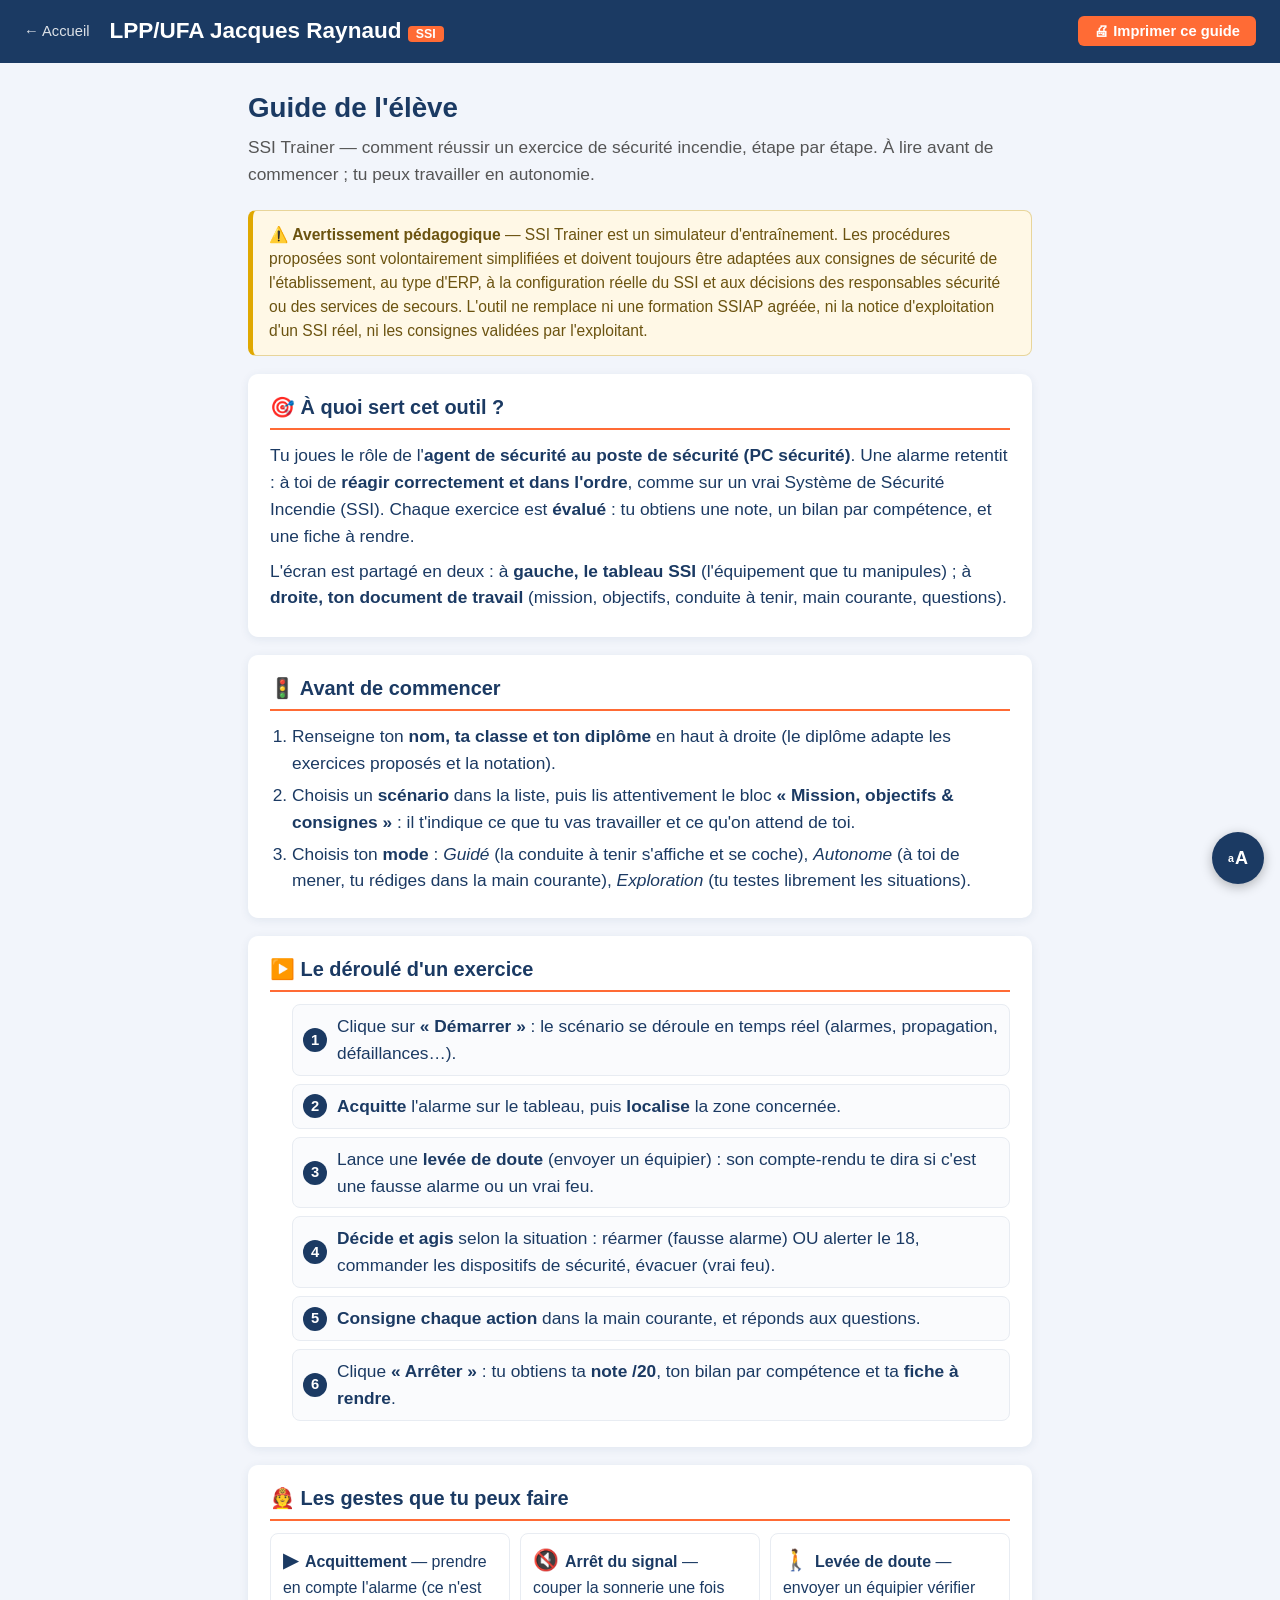
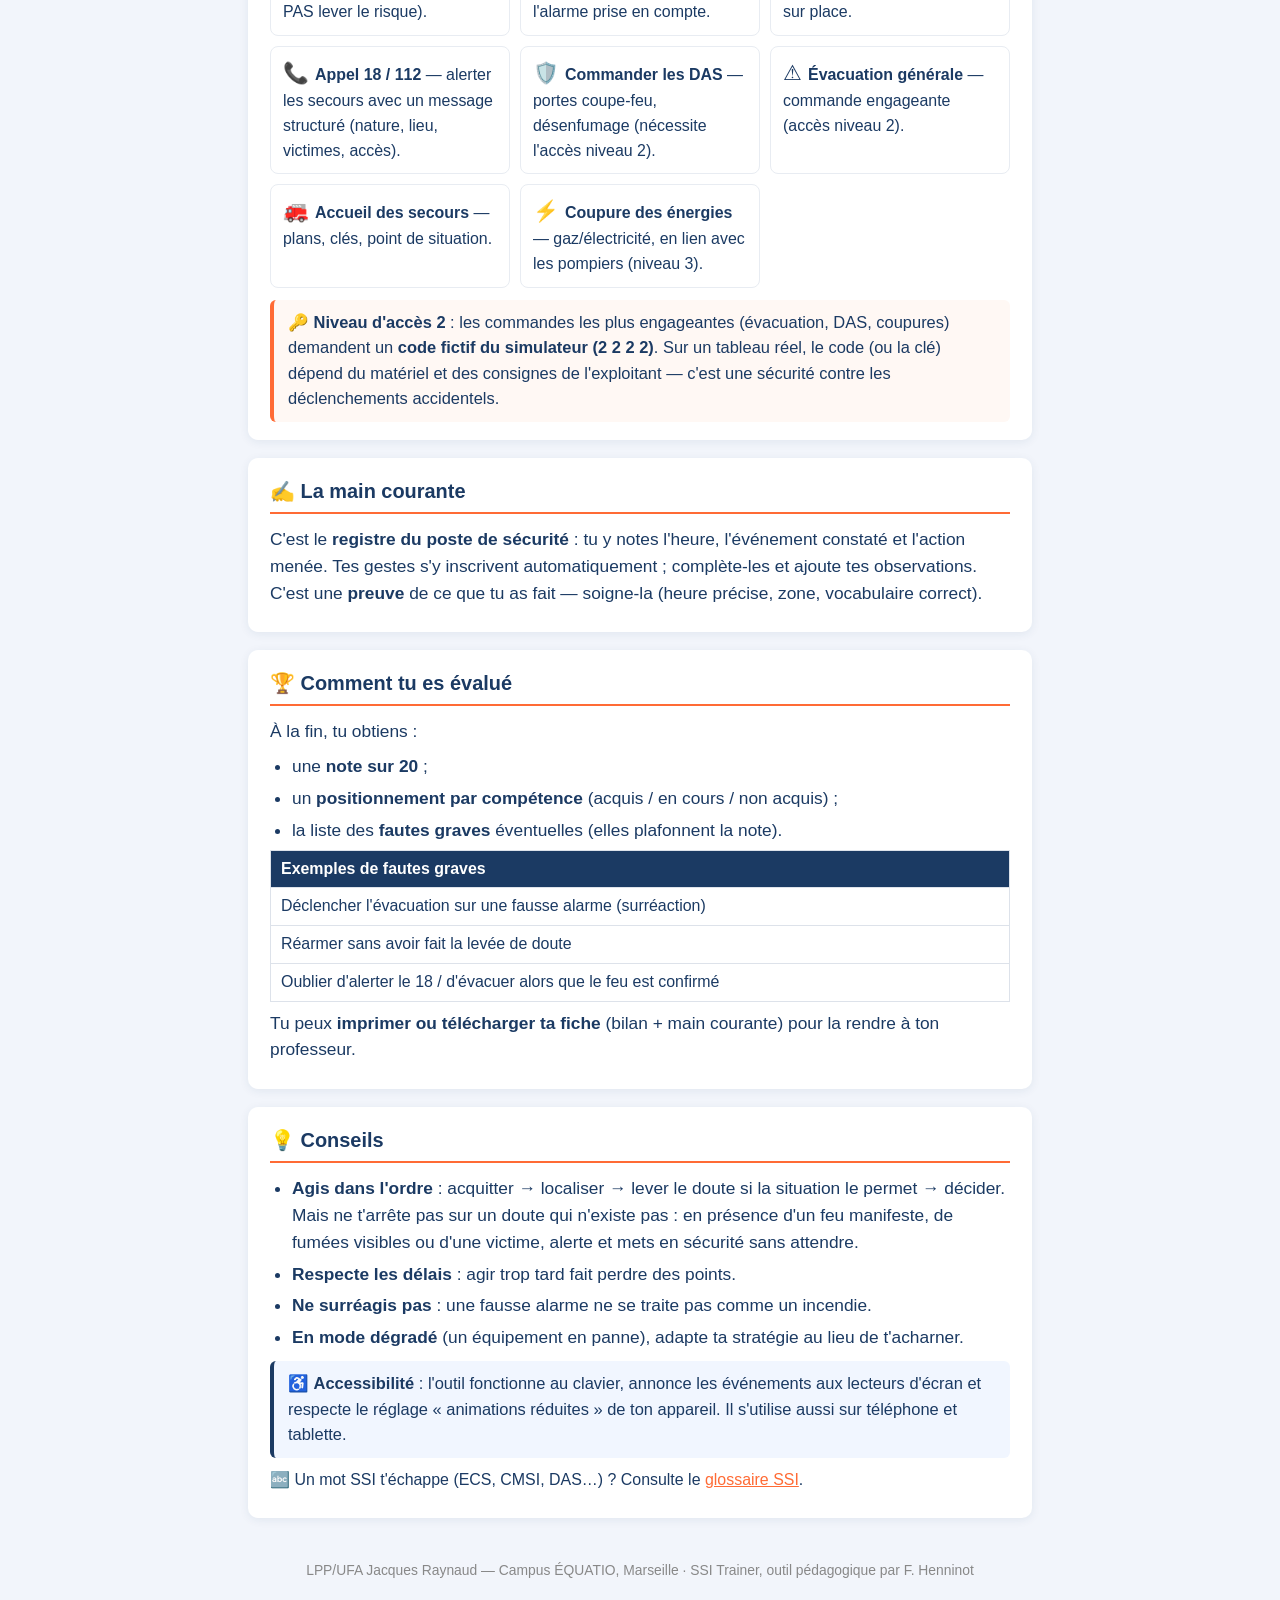
<file: guide.html>
﻿<!DOCTYPE html>
<html lang="fr">
<head>
<meta charset="UTF-8">
<meta name="viewport" content="width=device-width, initial-scale=1.0">
<title>Guide de l'élève — SSI Trainer</title>
<meta name="description" content="Guide de l'élève du simulateur SSI Trainer : rôle, déroulé d'un exercice, main courante et évaluation.">
<link rel="icon" href="assets/favicon.svg" type="image/svg+xml">
<style>
*{margin:0;padding:0;box-sizing:border-box}
body{font-family:Calibri,Arial,sans-serif;font-size:13pt;line-height:1.55;background:#f2f5fb;color:#1b3a63}
.header{background:#1b3a63;color:#fff;padding:14px 24px;display:flex;align-items:center;gap:14px;flex-wrap:wrap}
.header .logo{font-family:'Trebuchet MS',sans-serif;font-size:1.3em;font-weight:bold}
.header .badge{background:#ff6b35;color:#fff;padding:1px 8px;border-radius:4px;font-size:0.55em}
.header .back-link{color:#fff;text-decoration:none;font-size:0.85em;opacity:0.85;margin-right:6px}
.header .actions{margin-left:auto;display:flex;gap:8px}
.header .actions button{background:#ff6b35;color:#fff;border:none;border-radius:6px;padding:7px 16px;font-size:0.85em;font-weight:bold;cursor:pointer}
.container{max-width:820px;margin:24px auto;padding:0 18px}
h1{font-family:'Trebuchet MS',sans-serif;font-size:1.6em;margin-bottom:4px}
.sub{color:#555;margin-bottom:22px}
.card{background:#fff;border-radius:10px;box-shadow:0 2px 10px rgba(27,58,99,0.08);padding:18px 22px;margin-bottom:18px}
.card h2{font-family:'Trebuchet MS',sans-serif;font-size:1.15em;color:#1b3a63;border-bottom:2px solid #ff6b35;padding-bottom:5px;margin-bottom:12px;display:flex;align-items:center;gap:8px}
.card h3{font-size:0.98em;color:#ff6b35;margin:12px 0 4px}
.card p{margin-bottom:8px}
.card ul,.card ol{margin:6px 0 6px 22px}
.card li{margin-bottom:5px}
.steps{counter-reset:st;list-style:none;margin-left:0}
.steps li{position:relative;padding:8px 8px 8px 44px;border:1px solid #e8ecf2;border-radius:8px;margin-bottom:8px;background:#fafbfd}
.steps li::before{counter-increment:st;content:counter(st);position:absolute;left:10px;top:50%;transform:translateY(-50%);width:24px;height:24px;border-radius:50%;background:#1b3a63;color:#fff;font-weight:bold;display:flex;align-items:center;justify-content:center;font-size:0.85em}
.gestes{display:grid;grid-template-columns:repeat(auto-fill,minmax(230px,1fr));gap:10px}
.geste{border:1px solid #e8ecf2;border-radius:8px;padding:10px 12px;font-size:0.92em}
.geste b{color:#1b3a63}
.geste .ico{font-size:1.3em;margin-right:6px}
.note{background:#fff8f4;border-left:4px solid #ff6b35;border-radius:6px;padding:10px 14px;font-size:0.95em}
.disclaimer{background:#fff8e6;border:1px solid #e8d59a;border-left:5px solid #e0a800;border-radius:8px;padding:12px 16px;font-size:0.9em;color:#6b5310;margin-bottom:18px}
.acc{background:#f1f6ff;border-left:4px solid #1b3a63;border-radius:6px;padding:10px 14px;font-size:0.95em}
table{width:100%;border-collapse:collapse;font-size:0.92em;margin-top:6px}
th,td{border:1px solid #dde2ea;padding:6px 10px;text-align:left}
th{background:#1b3a63;color:#fff}
.footer{text-align:center;padding:18px;color:#888;font-size:0.8em}
.footer a{color:#ff6b35;text-decoration:none}
@media print{
  body{background:#fff;font-size:11pt}
  .header .actions,.header .back-link{display:none}
  .header{-webkit-print-color-adjust:exact;print-color-adjust:exact}
  .card{box-shadow:none;border:1px solid #ccc;page-break-inside:avoid}
  th{-webkit-print-color-adjust:exact;print-color-adjust:exact}
}
</style>
</head>
<body>

<div class="header">
  <a href="index.html" class="back-link">&larr; Accueil</a>
  <div class="logo">LPP/UFA Jacques Raynaud <span class="badge">SSI</span></div>
  <div class="actions"><button onclick="window.print()">&#128424; Imprimer ce guide</button></div>
</div>

<div class="container">
  <h1>Guide de l'élève</h1>
  <p class="sub">SSI Trainer — comment réussir un exercice de sécurité incendie, étape par étape. À lire avant de commencer ; tu peux travailler en autonomie.</p>

  <div class="disclaimer">⚠️ <strong>Avertissement pédagogique</strong> — SSI Trainer est un simulateur d'entraînement. Les procédures proposées sont volontairement simplifiées et doivent toujours être adaptées aux consignes de sécurité de l'établissement, au type d'ERP, à la configuration réelle du SSI et aux décisions des responsables sécurité ou des services de secours. L'outil ne remplace ni une formation SSIAP agréée, ni la notice d'exploitation d'un SSI réel, ni les consignes validées par l'exploitant.</div>

  <div class="card">
    <h2>🎯 À quoi sert cet outil ?</h2>
    <p>Tu joues le rôle de l'<strong>agent de sécurité au poste de sécurité (PC sécurité)</strong>. Une alarme retentit : à toi de <strong>réagir correctement et dans l'ordre</strong>, comme sur un vrai Système de Sécurité Incendie (SSI). Chaque exercice est <strong>évalué</strong> : tu obtiens une note, un bilan par compétence, et une fiche à rendre.</p>
    <p>L'écran est partagé en deux : à <strong>gauche, le tableau SSI</strong> (l'équipement que tu manipules) ; à <strong>droite, ton document de travail</strong> (mission, objectifs, conduite à tenir, main courante, questions).</p>
  </div>

  <div class="card">
    <h2>🚦 Avant de commencer</h2>
    <ol>
      <li>Renseigne ton <strong>nom, ta classe et ton diplôme</strong> en haut à droite (le diplôme adapte les exercices proposés et la notation).</li>
      <li>Choisis un <strong>scénario</strong> dans la liste, puis lis attentivement le bloc <strong>« Mission, objectifs &amp; consignes »</strong> : il t'indique ce que tu vas travailler et ce qu'on attend de toi.</li>
      <li>Choisis ton <strong>mode</strong> : <em>Guidé</em> (la conduite à tenir s'affiche et se coche), <em>Autonome</em> (à toi de mener, tu rédiges dans la main courante), <em>Exploration</em> (tu testes librement les situations).</li>
    </ol>
  </div>

  <div class="card">
    <h2>▶️ Le déroulé d'un exercice</h2>
    <ol class="steps">
      <li>Clique sur <strong>« Démarrer »</strong> : le scénario se déroule en temps réel (alarmes, propagation, défaillances…).</li>
      <li><strong>Acquitte</strong> l'alarme sur le tableau, puis <strong>localise</strong> la zone concernée.</li>
      <li>Lance une <strong>levée de doute</strong> (envoyer un équipier) : son compte-rendu te dira si c'est une fausse alarme ou un vrai feu.</li>
      <li><strong>Décide et agis</strong> selon la situation : réarmer (fausse alarme) OU alerter le 18, commander les dispositifs de sécurité, évacuer (vrai feu).</li>
      <li><strong>Consigne chaque action</strong> dans la main courante, et réponds aux questions.</li>
      <li>Clique <strong>« Arrêter »</strong> : tu obtiens ta <strong>note /20</strong>, ton bilan par compétence et ta <strong>fiche à rendre</strong>.</li>
    </ol>
  </div>

  <div class="card">
    <h2>🧑‍🚒 Les gestes que tu peux faire</h2>
    <div class="gestes">
      <div class="geste"><span class="ico">▶</span><b>Acquittement</b> — prendre en compte l'alarme (ce n'est PAS lever le risque).</div>
      <div class="geste"><span class="ico">🔇</span><b>Arrêt du signal</b> — couper la sonnerie une fois l'alarme prise en compte.</div>
      <div class="geste"><span class="ico">🚶</span><b>Levée de doute</b> — envoyer un équipier vérifier sur place.</div>
      <div class="geste"><span class="ico">📞</span><b>Appel 18 / 112</b> — alerter les secours avec un message structuré (nature, lieu, victimes, accès).</div>
      <div class="geste"><span class="ico">🛡️</span><b>Commander les DAS</b> — portes coupe-feu, désenfumage (nécessite l'accès niveau 2).</div>
      <div class="geste"><span class="ico">⚠</span><b>Évacuation générale</b> — commande engageante (accès niveau 2).</div>
      <div class="geste"><span class="ico">🚒</span><b>Accueil des secours</b> — plans, clés, point de situation.</div>
      <div class="geste"><span class="ico">⚡</span><b>Coupure des énergies</b> — gaz/électricité, en lien avec les pompiers (niveau 3).</div>
    </div>
    <div class="note" style="margin-top:12px">🔑 <strong>Niveau d'accès 2</strong> : les commandes les plus engageantes (évacuation, DAS, coupures) demandent un <strong>code fictif du simulateur (2&nbsp;2&nbsp;2&nbsp;2)</strong>. Sur un tableau réel, le code (ou la clé) dépend du matériel et des consignes de l'exploitant — c'est une sécurité contre les déclenchements accidentels.</div>
  </div>

  <div class="card">
    <h2>✍️ La main courante</h2>
    <p>C'est le <strong>registre du poste de sécurité</strong> : tu y notes l'heure, l'événement constaté et l'action menée. Tes gestes s'y inscrivent automatiquement ; complète-les et ajoute tes observations. C'est une <strong>preuve</strong> de ce que tu as fait — soigne-la (heure précise, zone, vocabulaire correct).</p>
  </div>

  <div class="card">
    <h2>🏆 Comment tu es évalué</h2>
    <p>À la fin, tu obtiens :</p>
    <ul>
      <li>une <strong>note sur 20</strong> ;</li>
      <li>un <strong>positionnement par compétence</strong> (acquis / en cours / non acquis) ;</li>
      <li>la liste des <strong>fautes graves</strong> éventuelles (elles plafonnent la note).</li>
    </ul>
    <table>
      <tr><th>Exemples de fautes graves</th></tr>
      <tr><td>Déclencher l'évacuation sur une fausse alarme (surréaction)</td></tr>
      <tr><td>Réarmer sans avoir fait la levée de doute</td></tr>
      <tr><td>Oublier d'alerter le 18 / d'évacuer alors que le feu est confirmé</td></tr>
    </table>
    <p style="margin-top:8px">Tu peux <strong>imprimer ou télécharger ta fiche</strong> (bilan + main courante) pour la rendre à ton professeur.</p>
  </div>

  <div class="card">
    <h2>💡 Conseils</h2>
    <ul>
      <li><strong>Agis dans l'ordre</strong> : acquitter → localiser → lever le doute si la situation le permet → décider. Mais ne t'arrête pas sur un doute qui n'existe pas : en présence d'un feu manifeste, de fumées visibles ou d'une victime, alerte et mets en sécurité sans attendre.</li>
      <li><strong>Respecte les délais</strong> : agir trop tard fait perdre des points.</li>
      <li><strong>Ne surréagis pas</strong> : une fausse alarme ne se traite pas comme un incendie.</li>
      <li><strong>En mode dégradé</strong> (un équipement en panne), adapte ta stratégie au lieu de t'acharner.</li>
    </ul>
    <div class="acc" style="margin-top:10px">♿ <strong>Accessibilité</strong> : l'outil fonctionne au clavier, annonce les événements aux lecteurs d'écran et respecte le réglage « animations réduites » de ton appareil. Il s'utilise aussi sur téléphone et tablette.</div>
    <p style="margin-top:10px;font-size:0.92em">🔤 Un mot SSI t'échappe (ECS, CMSI, DAS…) ? Consulte le <a href="glossaire.html" style="color:#ff6b35">glossaire SSI</a>.</p>
  </div>
</div>

<div class="footer">
  LPP/UFA Jacques Raynaud — Campus ÉQUATIO, Marseille · SSI Trainer, outil pédagogique par F. Henninot
</div>


<script src="js/lecture-adaptee.js" defer></script>
<!-- Cloudflare Web Analytics --><script defer src='https://static.cloudflareinsights.com/beacon.min.js' data-cf-beacon='{"token": "86c8808b88f3489c8f37af96810d5f1e"}'></script><!-- End Cloudflare Web Analytics -->
</body>
</html>
</file>
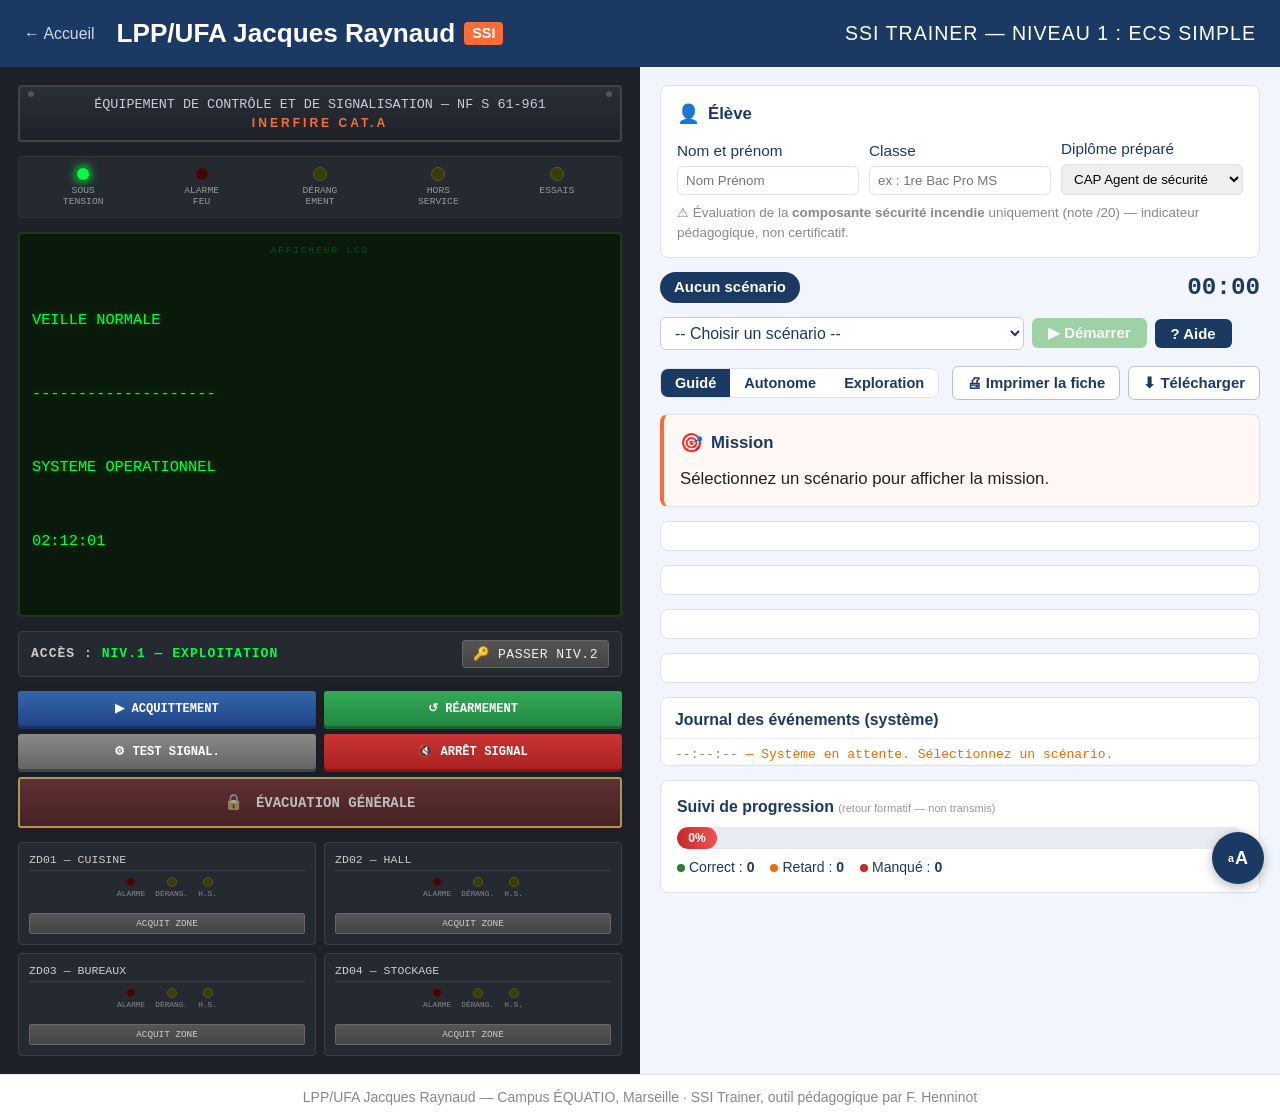
<file: ssi-niveau1.html>
﻿<!DOCTYPE html>
<html lang="fr">
<head>
<meta charset="UTF-8">
<meta name="viewport" content="width=device-width, initial-scale=1.0">
<title>SSI Trainer — Niveau 1 : ECS Simple</title>
<meta name="description" content="Niveau 1 du simulateur SSI Trainer : exploitation d'un ECS (détection, acquittement, levée de doute, réarmement).">
<link rel="icon" href="assets/favicon.svg" type="image/svg+xml">
<link rel="stylesheet" href="css/pedago.css">
<style>
/* ===== RESET & BASE ===== */
*{margin:0;padding:0;box-sizing:border-box}
body{font-family:Calibri,sans-serif;font-size:14pt;line-height:1.5;background:#f2f5fb;color:#1b3a63;text-align:left;min-height:100vh}

/* ===== HEADER ===== */
.header{background:#1b3a63;color:#fff;padding:14px 24px;display:flex;align-items:center;gap:14px;flex-wrap:wrap;position:sticky;top:0;z-index:100}
.header .logo{font-family:'Trebuchet MS',sans-serif;font-size:1.4em;font-weight:bold;display:flex;align-items:center;gap:6px;white-space:nowrap}
.header .badge{background:#ff6b35;color:#fff;padding:1px 8px;border-radius:4px;font-size:0.55em;margin-left:3px;vertical-align:middle}
.header .author{font-size:0.5em;opacity:0.8;margin-left:6px}
.header .title-center{margin-left:auto;font-family:'Trebuchet MS',sans-serif;font-size:1.05em;letter-spacing:1px;text-align:right}
.header .back-link{color:#fff;text-decoration:none;font-size:0.85em;opacity:0.8;margin-right:8px}
.header .back-link:hover{opacity:1}

/* ===== LAYOUT 2 COLONNES ===== */
.main-layout{display:grid;grid-template-columns:1fr 1fr;gap:0;min-height:calc(100vh - 56px)}
@media(max-width:1100px){.main-layout{grid-template-columns:1fr;}}

/* ===== LEFT COLUMN — ECS PANEL ===== */
.ecs-panel{background:#1e2228;padding:18px;display:flex;flex-direction:column;gap:14px;color:#ddd;min-height:100%}

/* Bannière titre */
.ecs-banner{background:linear-gradient(180deg,#2a2f38 0%,#1e2228 100%);border:2px solid #444;border-radius:4px;padding:10px 16px;text-align:center;font-family:'Courier New',monospace;font-size:0.72em;letter-spacing:2px;color:#ccc;text-transform:uppercase;position:relative}
.ecs-banner::before,.ecs-banner::after{content:'';position:absolute;top:4px;width:6px;height:6px;background:#555;border-radius:50%}
.ecs-banner::before{left:8px}
.ecs-banner::after{right:8px}
.ecs-brand{font-family:'Trebuchet MS',sans-serif;font-size:0.9em;color:#ff6b35;margin-top:4px;letter-spacing:3px;font-weight:bold}

/* Voyants généraux */
.general-indicators{display:grid;grid-template-columns:repeat(5,1fr);gap:6px;background:#252930;border-radius:4px;padding:10px 8px;border:1px solid #333}
.indicator{display:flex;flex-direction:column;align-items:center;gap:4px;text-align:center}
.indicator-label{font-family:'Courier New',monospace;font-size:0.52em;text-transform:uppercase;letter-spacing:0.5px;color:#999;line-height:1.2}
.led{width:14px;height:14px;border-radius:50%;border:1px solid #555;position:relative}
.led-green{background:#0a3a0a;border-color:#1a5a1a}
.led-green.on{background:#00ff44;box-shadow:0 0 8px #00ff44,0 0 16px rgba(0,255,68,0.3)}
.led-red{background:#3a0a0a;border-color:#5a1a1a}
.led-red.on{background:#ff2222;box-shadow:0 0 8px #ff2222,0 0 16px rgba(255,34,34,0.3)}
.led-red.blink{animation:blinkRed 0.5s infinite}
.led-yellow{background:#3a3a0a;border-color:#5a5a1a}
.led-yellow.on{background:#ffcc00;box-shadow:0 0 8px #ffcc00,0 0 16px rgba(255,204,0,0.3)}
.led-yellow.blink{animation:blinkYellow 1s infinite}

@keyframes blinkRed{0%,49%{background:#ff2222;box-shadow:0 0 8px #ff2222,0 0 16px rgba(255,34,34,0.3)}50%,100%{background:#3a0a0a;box-shadow:none}}
@keyframes blinkYellow{0%,49%{background:#ffcc00;box-shadow:0 0 8px #ffcc00,0 0 16px rgba(255,204,0,0.3)}50%,100%{background:#3a3a0a;box-shadow:none}}

/* Écran LCD */
.lcd-container{background:#0a1a0a;border:2px solid #1a3a1a;border-radius:4px;padding:10px 12px;font-family:'Courier New',monospace;position:relative}
.lcd-title{font-size:0.5em;color:#005522;text-transform:uppercase;letter-spacing:2px;margin-bottom:4px;text-align:center}
.lcd-screen{font-size:0.82em;color:#00ff44;line-height:1.6;min-height:6.4em;text-shadow:0 0 6px rgba(0,255,68,0.4);white-space:pre;overflow:hidden}
.lcd-line{display:block;height:1.6em;overflow:hidden}
.lcd-line.blink-text{animation:blinkText 0.8s infinite}
@keyframes blinkText{0%,49%{opacity:1}50%,100%{opacity:0.15}}

/* Boutons physiques */
.buttons-section{display:grid;grid-template-columns:1fr 1fr;gap:8px}
.btn-ecs{font-family:'Courier New',monospace;font-size:0.65em;padding:10px 6px;border:none;border-radius:3px;cursor:pointer;text-transform:uppercase;letter-spacing:0.5px;font-weight:bold;position:relative;transition:transform 0.05s;user-select:none;line-height:1.3;text-align:center}
.btn-ecs:active{transform:translateY(2px);box-shadow:inset 0 2px 4px rgba(0,0,0,0.4) !important}
.btn-acq{background:linear-gradient(180deg,#3366aa,#224488);color:#fff;box-shadow:0 3px 0 #1a3366,0 4px 8px rgba(0,0,0,0.3)}
.btn-rearm{background:linear-gradient(180deg,#33aa55,#228844);color:#fff;box-shadow:0 3px 0 #1a6633,0 4px 8px rgba(0,0,0,0.3)}
.btn-test{background:linear-gradient(180deg,#888,#666);color:#fff;box-shadow:0 3px 0 #444,0 4px 8px rgba(0,0,0,0.3)}
.btn-arret{background:linear-gradient(180deg,#cc3333,#aa2222);color:#fff;box-shadow:0 3px 0 #881111,0 4px 8px rgba(0,0,0,0.3)}
.btn-evac{background:linear-gradient(180deg,#cc2222,#991111);color:#fff;border:2px solid #ffcc00;box-shadow:0 3px 0 #660808,0 4px 8px rgba(0,0,0,0.3);grid-column:1/3;padding:14px 6px;font-size:0.75em}
.btn-evac.verrou{filter:grayscale(0.6);opacity:0.7}
.btn-evac .cadenas{font-size:1.1em;margin-right:4px}

/* Cartes zones */
.zones-section{display:grid;grid-template-columns:1fr 1fr;gap:8px}
.zone-card{background:#252930;border:1px solid #3a3f48;border-radius:4px;padding:10px;position:relative}
.zone-card-label{font-family:'Courier New',monospace;font-size:0.62em;color:#ccc;text-transform:uppercase;letter-spacing:1px;margin-bottom:6px;border-bottom:1px solid #3a3f48;padding-bottom:4px}
.zone-leds{display:flex;gap:10px;margin-bottom:8px;align-items:center;justify-content:center}
.zone-led-group{display:flex;flex-direction:column;align-items:center;gap:2px}
.zone-led-group .led{width:10px;height:10px}
.zone-led-label{font-family:'Courier New',monospace;font-size:0.42em;color:#888;text-transform:uppercase}
.btn-acquit-zone{font-family:'Courier New',monospace;font-size:0.5em;padding:4px 8px;background:linear-gradient(180deg,#555,#444);color:#ccc;border:1px solid #666;border-radius:2px;cursor:pointer;width:100%;text-transform:uppercase;letter-spacing:0.5px}
.btn-acquit-zone:active{transform:translateY(1px);background:#333}

/* ===== RIGHT COLUMN — DOCUMENT ÉLÈVE ===== */
.pedagogy-panel{background:#f2f5fb;padding:18px 20px;display:flex;flex-direction:column;gap:14px;overflow-y:auto;max-height:calc(100vh - 56px)}

/* Scénario badge + chrono + contrôles */
.scenario-header{display:flex;align-items:center;gap:12px;flex-wrap:wrap}
.scenario-badge{background:#1b3a63;color:#fff;padding:4px 14px;border-radius:16px;font-size:0.8em;font-weight:bold}
.scenario-badge.active{background:#ff6b35}
.chrono{font-family:'Courier New',monospace;font-size:1.3em;color:#1b3a63;font-weight:bold;margin-left:auto}
.scenario-controls{display:flex;gap:8px;flex-wrap:wrap;align-items:center}
.scenario-controls select{font-family:Calibri,sans-serif;font-size:0.85em;padding:6px 10px;border:1px solid #ccc;border-radius:6px;background:#fff;color:#1b3a63;cursor:pointer}
.btn-pedagogy{font-family:Calibri,sans-serif;font-size:0.8em;padding:6px 16px;border:none;border-radius:6px;cursor:pointer;font-weight:bold;transition:background 0.15s}
.btn-start{background:#4caf50;color:#fff}
.btn-start:hover{background:#43a047}
.btn-start:disabled{opacity:0.5;cursor:not-allowed}
.btn-pause{background:#ff9800;color:#fff}
.btn-pause:hover{background:#f57c00}
.btn-stop{background:#e53935;color:#fff}
.btn-stop:hover{background:#c62828}
.btn-aide{background:#1b3a63;color:#fff}
.btn-aide:hover{background:#142d4e}
.ctrl-sep{flex-basis:100%;height:0}

/* Journal */
.journal-section{background:#fff;border-radius:8px;border:1px solid #dde2ea;display:flex;flex-direction:column;overflow:hidden}
.journal-title{font-family:'Trebuchet MS',sans-serif;font-size:0.85em;color:#1b3a63;padding:10px 14px 6px;border-bottom:1px solid #eee;font-weight:bold}
.journal-list{overflow-y:auto;padding:6px 14px;font-family:'Courier New',monospace;font-size:0.7em;line-height:1.7;max-height:170px}
.journal-entry{padding:2px 0;border-bottom:1px solid #f5f5f5}
.journal-entry .time{color:#888}
.journal-entry.alarme{color:#e53935;font-weight:bold}
.journal-entry.acquittement{color:#1b3a63}
.journal-entry.info{color:#ef6c00}
.journal-entry.transition{color:#7b1fa2}
.journal-entry.derangement{color:#ef6c00}
.journal-entry.evacuation{color:#e53935;font-weight:bold}
.journal-entry.rearmement{color:#2e7d32}

/* Scoring */
.scoring-section{background:#fff;border-radius:8px;border:1px solid #dde2ea;padding:14px 16px}
.scoring-title{font-family:'Trebuchet MS',sans-serif;font-size:0.85em;color:#1b3a63;font-weight:bold;margin-bottom:8px}
.scoring-sub{font-size:0.7em;color:#999;font-weight:normal}
.scoring-bar{height:22px;background:#e8ecf2;border-radius:11px;overflow:hidden;position:relative;margin-bottom:8px}
.scoring-fill{height:100%;border-radius:11px;transition:width 0.4s;display:flex;align-items:center;justify-content:center;font-size:0.65em;font-weight:bold;color:#fff;min-width:40px}
.scoring-fill.good{background:linear-gradient(90deg,#2e7d32,#66bb6a)}
.scoring-fill.medium{background:linear-gradient(90deg,#ef6c00,#ffb74d)}
.scoring-fill.bad{background:linear-gradient(90deg,#c62828,#ef5350)}
.scoring-details{display:flex;gap:16px;font-size:0.75em;flex-wrap:wrap}
.scoring-item{display:flex;align-items:center;gap:4px}
.scoring-dot{width:8px;height:8px;border-radius:50%}
.scoring-dot-ok{background:#2e7d32}
.scoring-dot-retard{background:#ef6c00}
.scoring-dot-manque{background:#c62828}

/* Modal aide */
.modal-overlay{display:none;position:fixed;top:0;left:0;right:0;bottom:0;background:rgba(0,0,0,0.55);z-index:200;align-items:center;justify-content:center}
.modal-overlay.active{display:flex}
.modal-aide{background:#fff;border-radius:12px;padding:24px 28px;max-width:520px;width:92%;max-height:85vh;overflow-y:auto;box-shadow:0 8px 32px rgba(0,0,0,0.25)}
.modal-aide h3{font-family:'Trebuchet MS',sans-serif;color:#1b3a63;margin-bottom:12px;font-size:1.1em}
.modal-aide .close-btn{float:right;background:none;border:none;font-size:1.5em;cursor:pointer;color:#888;line-height:1}
.modal-aide table{width:100%;border-collapse:collapse;font-size:0.85em;margin-top:8px}
.modal-aide th{background:#1b3a63;color:#fff;padding:6px 10px;text-align:left;font-size:0.85em}
.modal-aide td{padding:6px 10px;border-bottom:1px solid #eee}
.modal-aide .fiche-title{color:#ff6b35;font-weight:bold;margin:12px 0 6px;font-size:0.95em}
.modal-aide ol{margin-left:18px;font-size:0.88em;line-height:1.7}
.modal-aide .code-box{background:#fff8f4;border:1px dashed #ff6b35;border-radius:6px;padding:8px 12px;margin-top:8px;font-size:0.88em}

/* Bilan final */
.bilan-overlay{display:none;position:fixed;top:0;left:0;right:0;bottom:0;background:rgba(0,0,0,0.55);z-index:200;align-items:center;justify-content:center}
.bilan-overlay.active{display:flex}
.bilan-modal{background:#fff;border-radius:12px;padding:24px 28px;max-width:560px;width:92%;max-height:85vh;overflow-y:auto;box-shadow:0 8px 32px rgba(0,0,0,0.25)}
.bilan-modal h3{font-family:'Trebuchet MS',sans-serif;color:#1b3a63;margin-bottom:12px}
.bilan-modal table{width:100%;border-collapse:collapse;font-size:0.8em;margin:10px 0}
.bilan-modal th{background:#1b3a63;color:#fff;padding:6px 8px;text-align:left}
.bilan-modal td{padding:6px 8px;border-bottom:1px solid #eee}
.bilan-modal .score-big{font-size:2em;font-weight:bold;text-align:center;margin:12px 0}
.bilan-modal .score-big.good{color:#2e7d32}
.bilan-modal .score-big.medium{color:#ef6c00}
.bilan-modal .score-big.bad{color:#c62828}
.bilan-modal .points-cles{background:#f6f8fb;border-left:3px solid #ff6b35;padding:10px 14px;margin-top:12px;font-size:0.85em;line-height:1.6}
.bilan-modal .points-cles li{margin-left:16px;margin-bottom:4px}
.bilan-modal .btn-close-bilan{background:#1b3a63;color:#fff;padding:10px 28px;border:none;border-radius:6px;cursor:pointer;font-size:0.95em;font-weight:bold;display:block;margin:16px auto 0}

/* Footer */
.footer{text-align:center;padding:12px;color:#888;font-size:0.75em;border-top:1px solid #e0e4ea;background:#fff}
.footer a{color:#ff6b35;text-decoration:none}

/* ===== ACCESSIBILITÉ ===== */
button:focus-visible,select:focus-visible,input:focus-visible,a:focus-visible{outline:3px solid #ffcc00;outline-offset:2px}
@media(prefers-reduced-motion:reduce){
  .led.blink,.led-red.blink,.led-yellow.blink,.lcd-line.blink-text{animation:none !important}
  .led-red.blink{background:#ff2222;box-shadow:0 0 8px #ff2222}
  .led-yellow.blink{background:#ffcc00;box-shadow:0 0 8px #ffcc00}
}
@media(max-width:640px){
  body{font-size:12pt}
  .header{padding:10px 14px}
  .header .title-center{font-size:0.8em}
  .ecs-panel,.pedagogy-panel{padding:12px}
  .pedagogy-panel{max-height:none}
  .buttons-section{grid-template-columns:1fr}
  .btn-evac{grid-column:auto}
  .zones-section{grid-template-columns:1fr 1fr}
}
</style>
</head>
<body>

<!-- ===== HEADER ===== -->
<div class="header">
  <a href="index.html" class="back-link" title="Retour accueil">&larr; Accueil</a>
  <div class="logo">LPP/UFA Jacques Raynaud <span class="badge">SSI</span></div>
  <div class="title-center">SSI TRAINER &mdash; NIVEAU 1 : ECS SIMPLE</div>
</div>

<!-- ===== LAYOUT PRINCIPAL ===== -->
<div class="main-layout">

  <!-- ===== COLONNE GAUCHE : PANNEAU ECS (le SSI) ===== -->
  <div class="ecs-panel">

    <!-- Bannière titre -->
    <div class="ecs-banner">
      &Eacute;quipement de Contr&ocirc;le et de Signalisation &mdash; NF S 61-961
      <div class="ecs-brand">INERFIRE CAT.A</div>
    </div>

    <!-- Voyants généraux -->
    <div class="general-indicators">
      <div class="indicator">
        <div class="led led-green on" id="led-sousTension"></div>
        <span class="indicator-label">Sous<br>Tension</span>
      </div>
      <div class="indicator">
        <div class="led led-red" id="led-alarmeFeu"></div>
        <span class="indicator-label">Alarme<br>Feu</span>
      </div>
      <div class="indicator">
        <div class="led led-yellow" id="led-derangement"></div>
        <span class="indicator-label">D&eacute;rang<br>ement</span>
      </div>
      <div class="indicator">
        <div class="led led-yellow" id="led-horsService"></div>
        <span class="indicator-label">Hors<br>Service</span>
      </div>
      <div class="indicator">
        <div class="led led-yellow" id="led-essais"></div>
        <span class="indicator-label">Essais</span>
      </div>
    </div>

    <!-- Écran LCD -->
    <div class="lcd-container">
      <div class="lcd-title">Afficheur LCD</div>
      <div class="lcd-screen" id="lcdScreen">
        <span class="lcd-line" id="lcd-line1">VEILLE NORMALE      </span>
        <span class="lcd-line" id="lcd-line2">--------------------</span>
        <span class="lcd-line" id="lcd-line3">SYSTEME OPERATIONNEL</span>
        <span class="lcd-line" id="lcd-line4"><span id="lcd-clock">--:--:--</span>            </span>
      </div>
    </div>

    <!-- Niveau d'accès -->
    <div class="pe-acces" id="accesPad">
      <span class="pe-acces-niv">ACC&Egrave;S : <b id="accesNivTxt">NIV.1 &mdash; EXPLOITATION</b></span>
      <button class="pe-acces-btn" id="accesBtn" onclick="basculerAcces()">&#128273; PASSER NIV.2</button>
    </div>

    <!-- Boutons de commande -->
    <div class="buttons-section">
      <button class="btn-ecs btn-acq" id="btnAcquittement" onclick="actionAcquittement()">&#9654; Acquittement</button>
      <button class="btn-ecs btn-rearm" id="btnRearmement" onclick="actionRearmement()">&#8634; R&eacute;armement</button>
      <button class="btn-ecs btn-test" id="btnTest" onclick="actionTest()">&#9881; Test Signal.</button>
      <button class="btn-ecs btn-arret" id="btnArretSon" onclick="actionArretSon()">&#128263; Arr&ecirc;t Signal</button>
      <button class="btn-ecs btn-evac verrou" id="btnEvacuation" onclick="actionEvacuation()"><span class="cadenas" id="evacCadenas">&#128274;</span> &Eacute;VACUATION G&Eacute;N&Eacute;RALE</button>
    </div>

    <!-- Cartes zones -->
    <div class="zones-section">
      <div class="zone-card" id="zoneCard-ZD01">
        <div class="zone-card-label">ZD01 &mdash; Cuisine</div>
        <div class="zone-leds">
          <div class="zone-led-group"><div class="led led-red" id="zled-ZD01-alarme"></div><span class="zone-led-label">Alarme</span></div>
          <div class="zone-led-group"><div class="led led-yellow" id="zled-ZD01-derang"></div><span class="zone-led-label">D&eacute;rang.</span></div>
          <div class="zone-led-group"><div class="led led-yellow" id="zled-ZD01-hs"></div><span class="zone-led-label">H.S.</span></div>
        </div>
        <button class="btn-acquit-zone" onclick="actionAcquitZone('ZD01')">Acquit Zone</button>
      </div>
      <div class="zone-card" id="zoneCard-ZD02">
        <div class="zone-card-label">ZD02 &mdash; Hall</div>
        <div class="zone-leds">
          <div class="zone-led-group"><div class="led led-red" id="zled-ZD02-alarme"></div><span class="zone-led-label">Alarme</span></div>
          <div class="zone-led-group"><div class="led led-yellow" id="zled-ZD02-derang"></div><span class="zone-led-label">D&eacute;rang.</span></div>
          <div class="zone-led-group"><div class="led led-yellow" id="zled-ZD02-hs"></div><span class="zone-led-label">H.S.</span></div>
        </div>
        <button class="btn-acquit-zone" onclick="actionAcquitZone('ZD02')">Acquit Zone</button>
      </div>
      <div class="zone-card" id="zoneCard-ZD03">
        <div class="zone-card-label">ZD03 &mdash; Bureaux</div>
        <div class="zone-leds">
          <div class="zone-led-group"><div class="led led-red" id="zled-ZD03-alarme"></div><span class="zone-led-label">Alarme</span></div>
          <div class="zone-led-group"><div class="led led-yellow" id="zled-ZD03-derang"></div><span class="zone-led-label">D&eacute;rang.</span></div>
          <div class="zone-led-group"><div class="led led-yellow" id="zled-ZD03-hs"></div><span class="zone-led-label">H.S.</span></div>
        </div>
        <button class="btn-acquit-zone" onclick="actionAcquitZone('ZD03')">Acquit Zone</button>
      </div>
      <div class="zone-card" id="zoneCard-ZD04">
        <div class="zone-card-label">ZD04 &mdash; Stockage</div>
        <div class="zone-leds">
          <div class="zone-led-group"><div class="led led-red" id="zled-ZD04-alarme"></div><span class="zone-led-label">Alarme</span></div>
          <div class="zone-led-group"><div class="led led-yellow" id="zled-ZD04-derang"></div><span class="zone-led-label">D&eacute;rang.</span></div>
          <div class="zone-led-group"><div class="led led-yellow" id="zled-ZD04-hs"></div><span class="zone-led-label">H.S.</span></div>
        </div>
        <button class="btn-acquit-zone" onclick="actionAcquitZone('ZD04')">Acquit Zone</button>
      </div>
    </div>

  </div><!-- fin ecs-panel -->

  <!-- ===== COLONNE DROITE : DOCUMENT ÉLÈVE ===== -->
  <div class="pedagogy-panel">

    <!-- Profil élève -->
    <div class="pe-bloc" id="peProfil">
      <div class="pe-bloc-titre"><span class="pe-ico">&#128100;</span> &Eacute;l&egrave;ve</div>
      <div style="display:flex;gap:10px;flex-wrap:wrap;align-items:flex-end;font-size:0.82em">
        <label style="display:flex;flex-direction:column;gap:3px;flex:1;min-width:140px">Nom et pr&eacute;nom<input type="text" id="profNom" placeholder="Nom Pr&eacute;nom" style="padding:6px 8px;border:1px solid #dde2ea;border-radius:6px;font-family:Calibri,sans-serif"></label>
        <label style="display:flex;flex-direction:column;gap:3px;flex:1;min-width:120px">Classe<input type="text" id="profClasse" placeholder="ex : 1re Bac Pro MS" style="padding:6px 8px;border:1px solid #dde2ea;border-radius:6px;font-family:Calibri,sans-serif"></label>
        <label style="display:flex;flex-direction:column;gap:3px;flex:1;min-width:160px">Dipl&ocirc;me pr&eacute;par&eacute;<select id="profDiplome" style="padding:6px 8px;border:1px solid #dde2ea;border-radius:6px;font-family:Calibri,sans-serif"></select></label>
      </div>
      <div id="profPerimetre" style="font-size:0.72em;color:#888;margin-top:8px"></div>
    </div>

    <!-- Scénario + chrono + contrôles -->
    <div class="scenario-header">
      <span class="scenario-badge" id="scenarioBadge">Aucun sc&eacute;nario</span>
      <span class="chrono" id="chronoDisplay">00:00</span>
    </div>
    <div class="scenario-controls">
      <select id="scenarioSelect" onchange="chargerScenarioDoc()">
        <option value="">-- Choisir un sc&eacute;nario --</option>
        <option value="n1_alarme_simple">Premi&egrave;re alarme &mdash; Salle de classe (initiation)</option>
        <option value="n1_fausse_alarme">Fausse alarme &mdash; Cuisine</option>
        <option value="n1_malaise_fumee">Fum&eacute;es et victime &mdash; Personne incommod&eacute;e</option>
        <option value="ecs_incendie_confirme">Incendie confirm&eacute; &mdash; Stockage</option>
      </select>
      <button class="btn-pedagogy btn-start" id="btnDemarrer" onclick="demarrerScenario()" disabled>&#9654; D&eacute;marrer</button>
      <button class="btn-pedagogy btn-pause" id="btnPause" onclick="pauseScenario()" style="display:none">&#10074;&#10074; Pause</button>
      <button class="btn-pedagogy btn-stop" id="btnStop" onclick="stopScenario()" style="display:none">&#9632; Arr&ecirc;ter</button>
      <button class="btn-pedagogy btn-aide" id="btnAide" onclick="showAide()">? Aide</button>
      <span class="ctrl-sep"></span>
      <div class="pe-palier" id="palierSelect">
        <button class="actif" data-mode="guide" onclick="setPalier('guide')">Guid&eacute;</button>
        <button data-mode="autonome" onclick="setPalier('autonome')">Autonome</button>
        <button data-mode="exploration" onclick="setPalier('exploration')">Exploration</button>
      </div>
      <div class="pe-fiche-btns" style="margin-left:auto">
        <button class="pe-btn pe-btn-fiche" id="btnImprimer" onclick="imprimerFiche()" disabled>&#128424; Imprimer la fiche</button>
        <button class="pe-btn pe-btn-fiche" id="btnTelecharger" onclick="telechargerFiche()" disabled>&#11015; T&eacute;l&eacute;charger</button>
      </div>
    </div>

    <!-- Document élève (rempli par scenario-pedago.js) -->
    <div id="peMission" class="pe-bloc pe-mission">
      <div class="pe-bloc-titre"><span class="pe-ico">&#127919;</span> Mission</div>
      <div class="pe-mission-txt">S&eacute;lectionnez un sc&eacute;nario pour afficher la mission.</div>
    </div>
    <div id="peActions" class="pe-bloc"></div>
    <div id="peConduite" class="pe-bloc"></div>
    <div id="peMainCourante" class="pe-bloc"></div>
    <div id="peQuestions" class="pe-bloc"></div>

    <!-- Journal horodaté (technique) -->
    <div class="journal-section">
      <div class="journal-title">Journal des &eacute;v&eacute;nements (syst&egrave;me)</div>
      <div class="journal-list" id="journalList" aria-live="polite" aria-label="Journal des événements">
        <div class="journal-entry info"><span class="time">--:--:--</span> &mdash; Syst&egrave;me en attente. S&eacute;lectionnez un sc&eacute;nario.</div>
      </div>
    </div>

    <!-- Scoring temps réel (retour formatif) -->
    <div class="scoring-section">
      <div class="scoring-title">Suivi de progression <span class="scoring-sub">(retour formatif &mdash; non transmis)</span></div>
      <div class="scoring-bar">
        <div class="scoring-fill good" id="scoringFill" style="width:0%">0%</div>
      </div>
      <div class="scoring-details" id="scoringDetails">
        <div class="scoring-item"><span class="scoring-dot scoring-dot-ok"></span> Correct : <strong id="scoreOk">0</strong></div>
        <div class="scoring-item"><span class="scoring-dot scoring-dot-retard"></span> Retard : <strong id="scoreRetard">0</strong></div>
        <div class="scoring-item"><span class="scoring-dot scoring-dot-manque"></span> Manqu&eacute; : <strong id="scoreManque">0</strong></div>
      </div>
    </div>

  </div><!-- fin pedagogy-panel -->

</div><!-- fin main-layout -->

<!-- Footer -->
<div class="footer">
  LPP/UFA Jacques Raynaud &mdash; Campus &Eacute;QUATIO, Marseille &middot; SSI Trainer, outil p&eacute;dagogique par F. Henninot
</div>

<!-- ===== MODAL AIDE / FICHE DE POSTE ===== -->
<div class="modal-overlay" id="aideModal">
  <div class="modal-aide">
    <button class="close-btn" onclick="closeAide()">&times;</button>
    <h3>Fiche de poste &mdash; Agent SSIAP 1</h3>
    <p class="fiche-title">Proc&eacute;dure alarme feu &mdash; ECS d'un SSI de cat&eacute;gorie A (simulation p&eacute;dagogique simplifi&eacute;e)</p>
    <ol>
      <li><strong>Acquitter</strong> l'alarme sur l'ECS (bouton bleu)</li>
      <li><strong>Localiser</strong> la zone concern&eacute;e sur le tableau</li>
      <li><strong>Envoyer</strong> un &eacute;quipier de ronde pour lev&eacute;e de doute</li>
      <li><strong>Attendre</strong> le compte-rendu (&le; 3 min)</li>
      <li><strong>Si fausse alarme</strong> : r&eacute;armer apr&egrave;s v&eacute;rification</li>
      <li><strong>Si feu confirm&eacute;</strong> : appeler le 18/112, passer en niveau d'acc&egrave;s 2, d&eacute;clencher l'&eacute;vacuation</li>
      <li><strong>Accueillir</strong> les secours avec plans et cl&eacute;s</li>
    </ol>
    <div class="code-box">&#128273; <strong>Code d'acc&egrave;s niveau 2</strong> : <strong>2&nbsp;2&nbsp;2&nbsp;2</strong> &mdash; requis pour les commandes engageantes (&eacute;vacuation g&eacute;n&eacute;rale).</div>
    <p class="fiche-title">Signalisations de l'ECS</p>
    <table>
      <thead><tr><th>Voyant</th><th>&Eacute;tat</th><th>Signification</th></tr></thead>
      <tbody>
        <tr><td>Sous tension</td><td>&#128994; Vert fixe</td><td>Alimentation OK</td></tr>
        <tr><td>Alarme feu</td><td>&#128308; Rouge clignotant</td><td>D&eacute;tection en cours</td></tr>
        <tr><td>D&eacute;rangement</td><td>&#128993; Jaune clignotant</td><td>D&eacute;faut technique</td></tr>
        <tr><td>Hors service</td><td>&#128993; Jaune fixe</td><td>Zone neutralis&eacute;e</td></tr>
        <tr><td>Essais</td><td>&#128993; Jaune fixe</td><td>Mode test actif</td></tr>
      </tbody>
    </table>
    <p class="fiche-title">R&eacute;f&eacute;rences normatives</p>
    <table>
      <thead><tr><th>Norme</th><th>Objet</th></tr></thead>
      <tbody>
        <tr><td>NF S 61-931</td><td>SSI &mdash; Dispositions g&eacute;n&eacute;rales</td></tr>
        <tr><td>NF S 61-961</td><td>ECS &mdash; &Eacute;quipement de contr&ocirc;le et de signalisation</td></tr>
        <tr><td>NF S 61-932</td><td>R&egrave;gles d'installation du SDI</td></tr>
        <tr><td>NF S 61-933</td><td>R&egrave;gles d'exploitation et de maintenance</td></tr>
      </tbody>
    </table>
  </div>
</div>

<!-- ===== MODAL CODE ACCÈS NIVEAU 2 ===== -->
<div class="pe-modal-ov" id="modalAcces">
  <div class="pe-modal">
    <h3>&#128273; Niveau d'acc&egrave;s 2</h3>
    <div class="pe-modal-sub">Les commandes engageantes (&eacute;vacuation g&eacute;n&eacute;rale) exigent le niveau d'acc&egrave;s 2, r&eacute;serv&eacute; au personnel form&eacute; (NF S 61-931). Saisissez le code.</div>
    <label for="accesCode">Code d'acc&egrave;s</label>
    <input type="password" id="accesCode" maxlength="4" inputmode="numeric" placeholder="____" style="text-align:center;letter-spacing:8px;font-size:1.2em">
    <div id="accesErr" style="color:#c62828;font-size:0.82em;min-height:1.2em;margin-top:4px"></div>
    <div class="pe-modal-row">
      <button class="pe-btn pe-btn-ghost" data-close="modalAcces">Annuler</button>
      <button class="pe-btn pe-btn-primary" onclick="validerAcces()">Valider</button>
    </div>
  </div>
</div>

<!-- ===== MODAL BILAN ===== -->
<div class="bilan-overlay" id="bilanOverlay">
  <div class="bilan-modal" id="bilanModal">
    <h3>Bilan du sc&eacute;nario</h3>
    <div id="bilanContent"></div>
    <button class="btn-close-bilan" onclick="closeBilan()">Fermer</button>
  </div>
</div>

<!-- ===== SCRIPTS ===== -->
<script src="js/ssi-engine.js"></script>
<script src="js/audio.js"></script>
<script src="js/scenario-player.js"></script>
<script src="js/scenario-pedago.js"></script>
<script src="js/profil-eleve.js"></script>
<script src="js/evaluation.js"></script>
<script src="js/bilan-jeton.js"></script>

<script>
/* ================================================================
   SSI Niveau 1 — Contrôleur d'interface
   inerWeb Édu — F. Henninot
   ================================================================ */

// --- Zones de configuration (ECS — 4 zones) ---
const ZONES_CONFIG = [
  { id: 'ZD01', nom: 'CUISINE RDC' },
  { id: 'ZD02', nom: 'HALL ACCUEIL' },
  { id: 'ZD03', nom: 'BUREAUX 1ER' },
  { id: 'ZD04', nom: 'STOCKAGE SS' }
];

const ZONE_FULL = {
  ZD01: 'CUISINE RDC',
  ZD02: 'HALL ACCUEIL',
  ZD03: 'BUREAUX 1ER',
  ZD04: 'STOCKAGE SS'
};

const ACCES_CODE = '2222';

// --- Initialisation moteurs ---
const engine = new SSIEngine({ delaiVeilleRestreinte: 300000, doubleKnock: true });
engine.initZones(ZONES_CONFIG);

const audio = new SSIAudio();
const player = new ScenarioPlayer(engine, audio);

// --- Poste élève (document pédagogique) ---
const poste = new PosteEleve({
  onAction: function (cle, payload) {
    audio.resume();
    audio.click();
    if (cle === 'levee_doute') engine.leveeDoute();
    else if (cle === 'appel_18') engine.appel18(payload && payload.message);
    else if (cle === 'accueil_pompiers') engine.accueilPompiers();
    else if (cle === 'traiter_cause') engine.leverCause();
  },
  onCompteRendu: function (feu, rapport) {
    addJournalEntry({
      time: updateLCDClock(),
      type: feu ? 'ALARME' : 'INFO',
      message: 'Équipier (compte-rendu) — ' + rapport
    });
  }
});
poste.monter({
  mission: document.getElementById('peMission'),
  conduite: document.getElementById('peConduite'),
  actions: document.getElementById('peActions'),
  mainCourante: document.getElementById('peMainCourante'),
  questions: document.getElementById('peQuestions')
});

let scenarioCourant = null;
let scenarioRunning = false;
let testMode = false;
let testTimeout = null;
let niveauAcces = 1;
let modeActuel = 'guide';
let bilanAffiche = false;

// --- Horloge LCD ---
function updateLCDClock() {
  const now = new Date();
  return now.toLocaleTimeString('fr-FR', { hour: '2-digit', minute: '2-digit', second: '2-digit' });
}

setInterval(function () {
  if (engine.getState() === 'VEILLE_NORMALE' && !testMode) {
    document.getElementById('lcd-line4').textContent = padLCD(updateLCDClock());
  }
}, 1000);

// --- Utilitaire LCD 20 caractères ---
function padLCD(text) {
  if (!text) return '                    ';
  const s = text.substring(0, 20);
  return s + ' '.repeat(Math.max(0, 20 - s.length));
}

// --- Scrolling text pour lignes longues ---
const scrollStates = {};
function startScrollIfNeeded(lineId, text) {
  if (scrollStates[lineId]) {
    clearInterval(scrollStates[lineId].interval);
    delete scrollStates[lineId];
  }
  if (text.length <= 20) {
    document.getElementById(lineId).textContent = padLCD(text);
    return;
  }
  const padded = text + '     ';
  let pos = 0;
  scrollStates[lineId] = {
    interval: setInterval(function () {
      const display = (padded + padded).substring(pos, pos + 20);
      document.getElementById(lineId).textContent = display;
      pos = (pos + 1) % padded.length;
    }, 300)
  };
}

function stopAllScrolls() {
  Object.keys(scrollStates).forEach(function (k) {
    clearInterval(scrollStates[k].interval);
    delete scrollStates[k];
  });
}

// --- Mise à jour LCD ---
function updateLCD() {
  const state = engine.getState();
  const line1 = document.getElementById('lcd-line1');
  const line2 = document.getElementById('lcd-line2');
  const line3 = document.getElementById('lcd-line3');
  const line4 = document.getElementById('lcd-line4');

  stopAllScrolls();
  line1.classList.remove('blink-text');

  if (testMode) {
    line1.textContent = padLCD('TEST SIGNALISATION');
    line2.textContent = padLCD('TOUTES ZONES OK');
    line3.textContent = padLCD('VOYANTS EN TEST');
    line4.textContent = padLCD(updateLCDClock());
    return;
  }

  switch (state) {
    case 'VEILLE_NORMALE':
      line1.textContent = padLCD('VEILLE NORMALE');
      line2.textContent = padLCD('--------------------');
      line3.textContent = padLCD('SYSTEME OPERATIONNEL');
      line4.textContent = padLCD(updateLCDClock());
      break;

    case 'ALARME_RESTREINTE':
    case 'ALARME_GENERALE':
    case 'SINISTRE': {
      line1.textContent = padLCD(state === 'ALARME_RESTREINTE' ? 'ALARME FEU' : 'ALARME GENERALE');
      line1.classList.add('blink-text');
      const alarmedZones = engine.getZones().filter(function (z) { return z.alarme; });
      if (alarmedZones.length > 0) {
        const z = alarmedZones[0];
        startScrollIfNeeded('lcd-line2', z.id + ' - ' + ZONE_FULL[z.id]);
        const lastAlarm = engine.getJournal().find(function (j) { return j.type === 'ALARME' && j.zone === z.id; });
        const detailText = lastAlarm && lastAlarm.detail ? lastAlarm.detail : 'DETECTEUR';
        startScrollIfNeeded('lcd-line3', detailText.toUpperCase());
      } else {
        line2.textContent = padLCD('ZONE INCONNUE');
        line3.textContent = padLCD('DETECTEUR');
      }
      const suffix = engine.acquitte ? 'ACQUITTE' : 'ACQUITTER?';
      line4.textContent = padLCD(updateLCDClock() + ' ' + suffix);
      break;
    }

    case 'EVACUATION':
      line1.textContent = padLCD('!! EVACUATION !!');
      line1.classList.add('blink-text');
      line2.textContent = padLCD('TOUTES ZONES');
      line3.textContent = padLCD('QUITTER BATIMENT');
      line4.textContent = padLCD(updateLCDClock() + ' URGENCE');
      break;
  }
}

// --- Mise à jour voyants généraux ---
function updateGeneralLEDs() {
  const state = engine.getState();
  const zones = engine.getZones();
  const hasDerangement = zones.some(function (z) { return z.derangement; });
  const hasHS = zones.some(function (z) { return z.horsService; });

  const ledAlarm = document.getElementById('led-alarmeFeu');
  const ledDerang = document.getElementById('led-derangement');
  const ledHS = document.getElementById('led-horsService');
  const ledEssais = document.getElementById('led-essais');

  ledAlarm.className = 'led led-red';
  ledDerang.className = 'led led-yellow';
  ledHS.className = 'led led-yellow';
  ledEssais.className = 'led led-yellow';

  if (testMode) {
    ledAlarm.className = 'led led-red on';
    ledDerang.className = 'led led-yellow on';
    ledHS.className = 'led led-yellow on';
    ledEssais.className = 'led led-yellow on';
    return;
  }

  if (state !== 'VEILLE_NORMALE') ledAlarm.className = 'led led-red blink';
  if (hasDerangement) ledDerang.className = 'led led-yellow blink';
  if (hasHS) ledHS.className = 'led led-yellow on';
}

// --- Mise à jour voyants zones ---
function updateZoneLEDs() {
  ZONES_CONFIG.forEach(function (zc) {
    const z = engine.getZone(zc.id);
    const ledA = document.getElementById('zled-' + zc.id + '-alarme');
    const ledD = document.getElementById('zled-' + zc.id + '-derang');
    const ledH = document.getElementById('zled-' + zc.id + '-hs');

    ledA.className = 'led led-red';
    ledD.className = 'led led-yellow';
    ledH.className = 'led led-yellow';

    if (testMode) {
      ledA.className = 'led led-red on';
      ledD.className = 'led led-yellow on';
      ledH.className = 'led led-yellow on';
      return;
    }

    if (z.alarme) ledA.className = z.acquittee ? 'led led-red on' : 'led led-red blink';
    if (z.derangement) ledD.className = 'led led-yellow blink';
    if (z.horsService) ledH.className = 'led led-yellow on';
  });
}

// --- Scoring temps réel ---
function updateScoring() {
  const scoring = player.getScoring();
  let ok = 0, retard = 0, manque = 0;
  scoring.forEach(function (s) {
    if (s.resultat === 'OK') ok++;
    else if (s.resultat === 'RETARD') retard++;
    else if (s.resultat === 'MANQUE') manque++;
  });
  document.getElementById('scoreOk').textContent = ok;
  document.getElementById('scoreRetard').textContent = retard;
  document.getElementById('scoreManque').textContent = manque;

  const total = player.getScoreTotal();
  const fill = document.getElementById('scoringFill');
  const pct = total.pct;
  fill.style.width = Math.max(pct, 5) + '%';
  fill.textContent = pct + '%';
  fill.className = 'scoring-fill ' + (pct >= 70 ? 'good' : pct >= 40 ? 'medium' : 'bad');
}

// --- Journal UI ---
function addJournalEntry(entry) {
  const list = document.getElementById('journalList');
  const div = document.createElement('div');
  let cls = 'journal-entry';
  const typeLower = (entry.type || '').toLowerCase();
  if (typeLower.includes('alarme')) cls += ' alarme';
  else if (typeLower.includes('acquit')) cls += ' acquittement';
  else if (typeLower.includes('info')) cls += ' info';
  else if (typeLower.includes('transition')) cls += ' transition';
  else if (typeLower.includes('derang')) cls += ' derangement';
  else if (typeLower.includes('evacuation')) cls += ' evacuation';
  else if (typeLower.includes('rearm')) cls += ' rearmement';
  div.className = cls;

  const zoneText = entry.zone ? (' ' + entry.zone + ' — ' + (ZONE_FULL[entry.zone] || '')) : '';
  div.innerHTML = '<span class="time">' + entry.time + '</span> — ' + entry.message + zoneText;

  if (list.firstChild) list.insertBefore(div, list.firstChild);
  else list.appendChild(div);

  while (list.children.length > 100) list.removeChild(list.lastChild);
}

// --- Rafraîchir l'équipement ---
function refreshUI() {
  updateLCD();
  updateGeneralLEDs();
  updateZoneLEDs();
  updateScoring();
}

// --- Message transitoire (toast) ---
let toastTimer = null;
function showToast(msg, type) {
  let t = document.getElementById('ssiToast');
  if (!t) {
    t = document.createElement('div');
    t.id = 'ssiToast';
    t.style.cssText = 'position:fixed;left:50%;bottom:28px;transform:translateX(-50%);z-index:2000;max-width:90%;padding:12px 20px;border-radius:8px;font-size:0.9em;font-weight:bold;box-shadow:0 6px 24px rgba(0,0,0,0.25);text-align:center';
    document.body.appendChild(t);
  }
  t.style.background = type === 'error' ? '#c62828' : '#1b3a63';
  t.style.color = '#fff';
  t.textContent = msg;
  t.style.display = 'block';
  if (toastTimer) clearTimeout(toastTimer);
  toastTimer = setTimeout(function () { t.style.display = 'none'; }, 5000);
}

// --- Écoute événements moteur ---
engine.onEvent(function (event, data) {
  if (event === 'journal') addJournalEntry(data);
  if (event === 'action') poste.notifierAction(data.action, data);
  if (event === 'refus' && data && data.reason === 'zone_en_alarme') {
    showToast('⛔ Réarmement impossible : une zone est encore en alarme. Traitez d’abord l’origine (ex. « 💨 Faire aérer / traiter la cause ») avant de réarmer.', 'error');
  }
  if (event === 'son') {
    audio.resume();
    switch (data.type) {
      case 'alarme': audio.alarmeRestreinte(); break;
      case 'evacuation': audio.stop('alarme'); audio.evacuation(); break;
      case 'derangement': audio.derangement(); break;
      case 'stop': audio.stopAll(); break;
    }
  }
  refreshUI();
});

// --- Niveau d'accès ---
function majAccesUI() {
  const pad = document.getElementById('accesPad');
  const txt = document.getElementById('accesNivTxt');
  const btn = document.getElementById('accesBtn');
  const evac = document.getElementById('btnEvacuation');
  const cadenas = document.getElementById('evacCadenas');
  if (niveauAcces === 2) {
    pad.classList.add('niv2');
    txt.innerHTML = 'NIV.2 &mdash; PERSONNEL FORMÉ';
    btn.innerHTML = '↩ Repasser Niv.1';
    evac.classList.remove('verrou');
    cadenas.innerHTML = '⚠'; // ⚠ — déverrouillé
  } else {
    pad.classList.remove('niv2');
    txt.innerHTML = 'NIV.1 &mdash; EXPLOITATION';
    btn.innerHTML = '🔑 PASSER NIV.2';
    evac.classList.add('verrou');
    cadenas.innerHTML = '🔒'; // 🔒
  }
}

function basculerAcces() {
  if (niveauAcces === 2) {
    niveauAcces = 1;
    majAccesUI();
  } else {
    document.getElementById('accesErr').textContent = '';
    document.getElementById('accesCode').value = '';
    document.getElementById('modalAcces').classList.add('active');
    setTimeout(function () { document.getElementById('accesCode').focus(); }, 60);
  }
}

function validerAcces() {
  const code = document.getElementById('accesCode').value;
  if (code === ACCES_CODE) {
    niveauAcces = 2;
    document.getElementById('modalAcces').classList.remove('active');
    majAccesUI();
  } else {
    document.getElementById('accesErr').textContent = 'Code incorrect.';
    document.getElementById('accesCode').value = '';
    document.getElementById('accesCode').focus();
  }
}

// --- Actions opérateur (ECS) ---
function actionAcquittement() { audio.resume(); audio.click(); engine.acquitter(); }
function actionRearmement() { audio.resume(); audio.click(); engine.rearmement(); }
function actionArretSon() { audio.resume(); audio.click(); engine.arreterSignalSonore(); }
function actionAcquitZone(zoneId) { audio.resume(); audio.click(); engine.acquitterZone(zoneId); refreshUI(); }

function actionTest() {
  audio.resume();
  audio.click();
  if (engine.getState() !== 'VEILLE_NORMALE') return;
  testMode = true;
  engine.testSignalisation();
  refreshUI();
  if (testTimeout) clearTimeout(testTimeout);
  testTimeout = setTimeout(function () { testMode = false; refreshUI(); }, 5000);
}

function actionEvacuation() {
  audio.resume();
  audio.click();
  if (niveauAcces !== 2) {
    // Commande engageante : exige le niveau d'accès 2
    document.getElementById('accesErr').textContent = 'Accès niveau 2 requis pour l’évacuation générale.';
    document.getElementById('accesCode').value = '';
    document.getElementById('modalAcces').classList.add('active');
    setTimeout(function () { document.getElementById('accesCode').focus(); }, 60);
    return;
  }
  engine.evacuationGenerale();
}

// --- Palier (guidé / autonome) ---
function setPalier(mode) {
  modeActuel = mode;
  document.querySelectorAll('#palierSelect button').forEach(function (b) {
    b.classList.toggle('actif', b.getAttribute('data-mode') === mode);
  });
  poste.setMode(mode);
}

// --- Chargement du scénario (document) ---
function chargerScenarioDoc() {
  const sel = document.getElementById('scenarioSelect').value;
  const btnDem = document.getElementById('btnDemarrer');
  const btnImp = document.getElementById('btnImprimer');
  const btnTel = document.getElementById('btnTelecharger');
  if (!sel) {
    scenarioCourant = null;
    btnDem.disabled = true; btnImp.disabled = true; btnTel.disabled = true;
    return;
  }
  fetch('scenarios/' + sel + '.json')
    .then(function (r) { if (!r.ok) throw new Error('Fichier introuvable'); return r.json(); })
    .then(function (sc) {
      scenarioCourant = sc;
      stopScenarioState();
      engine.reset();
      niveauAcces = 1; majAccesUI();
      document.getElementById('journalList').innerHTML =
        '<div class="journal-entry info"><span class="time">' + updateLCDClock() + '</span> — Scénario chargé : ' + sc.titre + '. Prêt à démarrer.</div>';
      document.getElementById('scenarioBadge').textContent = sc.titre;
      document.getElementById('scenarioBadge').classList.remove('active');
      document.getElementById('chronoDisplay').textContent = '00:00';
      poste.charger(sc, modeActuel, formatMC());
      btnDem.disabled = false; btnImp.disabled = false; btnTel.disabled = false;
      refreshUI();
    })
    .catch(function (err) { alert('Erreur de chargement du scénario : ' + err.message); });
}

// --- Démarrage du scénario (déroulé chronométré) ---
function demarrerScenario() {
  if (!scenarioCourant) { alert('Veuillez sélectionner un scénario.'); return; }
  audio.resume();

  player.charger(scenarioCourant);
  poste.charger(scenarioCourant, modeActuel, formatMC()); // remise à zéro du document élève
  document.getElementById('journalList').innerHTML = '';
  document.getElementById('scenarioBadge').classList.add('active');

  document.getElementById('btnDemarrer').style.display = 'none';
  document.getElementById('btnPause').style.display = 'inline-block';
  document.getElementById('btnStop').style.display = 'inline-block';
  scenarioRunning = true;
  bilanAffiche = false;

  player.onTick = function (elapsed) {
    const m = String(Math.floor(elapsed / 60)).padStart(2, '0');
    const s = String(elapsed % 60).padStart(2, '0');
    document.getElementById('chronoDisplay').textContent = m + ':' + s;
  };
  player.onScore = function (score) {
    updateScoring();
    if (score.fin) finScenario();
  };
  player.onEvent = function () {};

  player.demarrer();
  refreshUI();
}

function pauseScenario() {
  if (!scenarioRunning) return;
  if (player.paused) {
    player.reprendre();
    document.getElementById('btnPause').innerHTML = '&#10074;&#10074; Pause';
  } else {
    player.pause();
    document.getElementById('btnPause').innerHTML = '&#9654; Reprendre';
  }
}

function stopScenarioState() {
  scenarioRunning = false;
  document.getElementById('btnDemarrer').style.display = 'inline-block';
  document.getElementById('btnPause').style.display = 'none';
  document.getElementById('btnStop').style.display = 'none';
}

function stopScenario() {
  audio.stopAll();
  document.getElementById('scenarioBadge').textContent = 'Terminé';
  document.getElementById('scenarioBadge').classList.remove('active');
  player._finScenario();   // marque les actions manquées puis déclenche le bilan (onScore fin)
}

function finScenario() {
  if (bilanAffiche) return;
  bilanAffiche = true;
  stopScenarioState();
  showBilan(player.getBilan());
}

// --- Bilan modal (évaluation) ---
function showBilan(bilan) {
  const ev = evaluation.evaluer(bilan, scenarioCourant, getDiplomeInfo());
  window._dernierBilan = bilan;
  window._derniereEval = ev;

  const noteCls = ev.noteFinale >= 14 ? 'good' : ev.noteFinale >= 10 ? 'medium' : 'bad';
  let html = '';

  // En-tête élève
  html += '<p style="text-align:center;color:#666;font-size:0.85em">' +
          (profil.nom ? esc(profil.nom) : 'Élève') + (profil.classe ? ' — ' + esc(profil.classe) : '') +
          ' · ' + esc(ev.diplome) + '</p>';

  // Positionnement par compétence — affiché AVANT la note (la note /20 est l'indicateur secondaire)
  if (ev.competences.length) {
    html += '<h3 style="font-family:\'Trebuchet MS\',sans-serif;font-size:0.95em;color:#1b3a63;margin:14px 0 8px">Positionnement par compétence</h3>';
    ev.competences.forEach(function (c) {
      const largeur = c.evaluee ? Math.max(c.pct, 4) : 100;
      const fond = c.evaluee ? c.couleur : '#dfe3e9';
      html += '<div style="display:flex;align-items:center;gap:8px;margin-bottom:2px;font-size:0.82em">';
      html += '<span style="width:46px;flex-shrink:0"><b>' + esc(c.code) + '</b></span>';
      html += '<div style="flex:1;background:#e8ecf2;border-radius:9px;height:16px;overflow:hidden"><div style="width:' + largeur + '%;height:100%;background:' + fond + '"></div></div>';
      html += '<span style="width:120px;flex-shrink:0;color:' + c.couleur + ';font-weight:bold;text-align:right;font-size:0.86em">' + c.picto + ' ' + c.niveau_label + '</span>';
      html += '</div>';
      html += '<div style="font-size:0.72em;color:#888;margin:0 0 8px 54px">' + esc(c.libelle) + (c.evaluee ? ' (' + c.pct + '%)' : '') + '</div>';
    });
  }

  // Note finale /20 (indicateur secondaire)
  html += '<div class="score-big ' + noteCls + '">' + fmtNote(ev.noteFinale) + ' / 20</div>';
  html += '<p style="text-align:center;color:#888;font-size:0.8em">' + esc(ev.etiquetteNote) + ' · ' + ev.pct + '% des points · durée ' + bilan.duree + ' s</p>';
  if (ev.plafonnee) html += '<p style="text-align:center;color:#c62828;font-size:0.82em;font-weight:bold">Note plafonnée en raison d\'une faute grave.</p>';

  // Fautes graves
  if (ev.fautes.length) {
    html += '<div style="background:#ffebee;border-left:4px solid #c62828;padding:10px 14px;margin:10px 0;border-radius:6px;font-size:0.85em">';
    html += '<strong>⛔ Faute(s) grave(s) :</strong><ul style="margin:6px 0 0 18px">';
    ev.fautes.forEach(function (f) { html += '<li>' + esc(f) + '</li>'; });
    html += '</ul></div>';
  }

  // Détail des actions
  if (bilan.details.length > 0) {
    html += '<h3 style="font-family:\'Trebuchet MS\',sans-serif;font-size:0.95em;color:#1b3a63;margin:14px 0 8px">Détail des actions</h3>';
    html += '<table><thead><tr><th>Action</th><th>Résultat</th><th>Temps</th><th>Points</th></tr></thead><tbody>';
    bilan.details.forEach(function (d) {
      const color = d.resultat === 'OK' ? '#2e7d32' : d.resultat === 'RETARD' ? '#ef6c00' : '#c62828';
      const libAction = (typeof LIB_ACTIONS !== 'undefined' && LIB_ACTIONS[d.action]) ? LIB_ACTIONS[d.action] : d.action;
      html += '<tr><td>' + esc(libAction) + '</td><td style="color:' + color + ';font-weight:bold">' + d.resultat + '</td><td>' + d.realise + '</td><td>' + d.points + '/' + d.max + '</td></tr>';
    });
    html += '</tbody></table>';
  }

  // Points clés
  if (scenarioCourant && scenarioCourant.points_cles && scenarioCourant.points_cles.length) {
    html += '<div class="points-cles"><strong>À retenir :</strong><ul>';
    scenarioCourant.points_cles.forEach(function (p) { html += '<li>' + esc(p) + '</li>'; });
    html += '</ul></div>';
  }

  // Observations formateur
  html += '<h3 style="font-family:\'Trebuchet MS\',sans-serif;font-size:0.95em;color:#1b3a63;margin:14px 0 6px">Observations du formateur</h3>';
  html += '<textarea id="bilanObs" placeholder="Appréciation, axes de remédiation…" style="width:100%;min-height:60px;border:1px solid #dde2ea;border-radius:6px;padding:8px;font-family:Calibri,sans-serif;font-size:0.85em;box-sizing:border-box"></textarea>';

  // Périmètre
  html += '<p style="font-size:0.72em;color:#888;margin-top:10px;font-style:italic">' + esc(ev.perimetre) + '</p>';

  // Export
  html += '<div style="display:flex;gap:8px;flex-wrap:wrap;justify-content:center;margin-top:14px">';
  html += '<button class="pe-btn pe-btn-primary" onclick="imprimerBilan()">&#128424; Imprimer / PDF</button>';
  html += '<button class="pe-btn pe-btn-ghost" onclick="telechargerBilan()">&#11015; Télécharger (HTML)</button>';
  html += '<button class="pe-btn pe-btn-ghost" onclick="genererJeton()" title="Fichier à remettre au professeur pour le tableau de bord">&#127915; Jeton pour le prof</button>';
  html += '</div>';

  document.getElementById('bilanContent').innerHTML = html;
  document.getElementById('bilanOverlay').classList.add('active');
}

function closeBilan() { document.getElementById('bilanOverlay').classList.remove('active'); }

// --- Fiche papier ---
function imprimerFiche() { poste.imprimerFiche(); }
function telechargerFiche() { poste.telechargerFiche(); }

// --- Jeton de résultat (fichier JSON pour le tableau de bord enseignant) ---
function genererJeton() {
  const bilan = window._dernierBilan, ev = window._derniereEval;
  if (!bilan || !ev || typeof BilanJeton === 'undefined') { alert('Aucun bilan à exporter.'); return; }
  const obsEl = document.getElementById('bilanObs');
  const jeton = BilanJeton.construireJeton(ev, {
    profil: profil,
    scenario: scenarioCourant,
    diplome: getDiplomeInfo(),
    genereLe: new Date().toISOString(),
    observations: obsEl ? obsEl.value.trim() : '',
    duree: bilan.duree
  });
  const nom = 'jeton-ssi_' + (profil.nom ? profil.nom.replace(/\s+/g, '-') : 'eleve') +
              '_' + (scenarioCourant ? scenarioCourant.id : 'scenario') + '.json';
  const b = new Blob([JSON.stringify(jeton, null, 2)], { type: 'application/json' });
  const u = URL.createObjectURL(b); const a = document.createElement('a');
  a.href = u; a.download = nom; a.click(); URL.revokeObjectURL(u);
}

// --- Bilan d'évaluation exportable (PDF via impression / HTML autoportant) ---
function genererBilanHTML() {
  const bilan = window._dernierBilan, ev = window._derniereEval;
  if (!bilan || !ev) return '';
  const obsEl = document.getElementById('bilanObs');
  const obs = obsEl ? obsEl.value.trim() : '';
  const mc = poste.getMainCourante();
  const reps = poste.getReponses();
  const now = new Date();
  const dateStr = now.toLocaleDateString('fr-FR') + ' ' + now.toLocaleTimeString('fr-FR', { hour: '2-digit', minute: '2-digit' });
  const sc = scenarioCourant || {};

  let h = '';
  h += '<!DOCTYPE html><html lang="fr"><head><meta charset="UTF-8"><title>Bilan évaluation — ' + esc(sc.titre || '') + '</title><style>';
  h += 'body{font-family:Calibri,Arial,sans-serif;color:#1b1b1b;font-size:12pt;line-height:1.45;max-width:820px;margin:18px auto;padding:0 16px}';
  h += 'h1{font-size:1.3em;color:#1b3a63;margin-bottom:2px}h2{font-size:1em;color:#1b3a63;border-bottom:2px solid #ff6b35;padding-bottom:3px;margin:16px 0 8px}';
  h += '.ident{display:flex;gap:18px;flex-wrap:wrap;font-size:0.9em;margin:8px 0;border:1px solid #ccc;padding:8px 12px;border-radius:6px}.ident span{flex:1;min-width:150px}';
  h += '.note{font-size:2.1em;font-weight:bold;text-align:center;margin:8px 0}';
  h += '.faute{background:#ffebee;border-left:4px solid #c62828;padding:8px 12px;margin:8px 0}';
  h += 'table{width:100%;border-collapse:collapse;font-size:0.9em;margin-top:4px}th,td{border:1px solid #999;padding:5px 8px;text-align:left}th{background:#1b3a63;color:#fff}';
  h += '.bar{display:inline-block;width:110px;height:12px;background:#e8ecf2;border-radius:6px;overflow:hidden;vertical-align:middle}.bar>i{display:block;height:100%}';
  h += '.obs{border:1px solid #999;border-radius:6px;min-height:60px;padding:8px;white-space:pre-wrap}';
  h += '.peri{font-size:0.75em;color:#666;font-style:italic;margin-top:14px}';
  h += '@media print{body{margin:0}h2{page-break-after:avoid}tr{page-break-inside:avoid}}';
  h += '</style></head><body>';
  h += '<h1>SSI Trainer — Bilan d\'évaluation</h1>';
  h += '<div style="font-size:0.95em;color:#444"><b>' + esc(sc.titre || '') + '</b>' + (sc.erp_type ? ' — ERP type ' + esc(sc.erp_type) : '') + '</div>';
  h += '<div class="ident"><span>Élève : <b>' + esc(profil.nom || '—') + '</b></span><span>Classe : ' + esc(profil.classe || '—') + '</span><span>Diplôme : ' + esc(ev.diplome) + '</span><span>Date : ' + esc(dateStr) + '</span></div>';

  h += '<h2>Résultat</h2>';
  const noteCol = ev.noteFinale >= 14 ? '#2e7d32' : ev.noteFinale >= 10 ? '#ef6c00' : '#c62828';
  h += '<div class="note" style="color:' + noteCol + '">' + fmtNote(ev.noteFinale) + ' / 20</div>';
  h += '<p style="text-align:center;color:#666;font-size:0.85em">' + esc(ev.etiquetteNote) + ' · ' + ev.pct + '% des points · durée ' + bilan.duree + ' s</p>';
  if (ev.plafonnee) h += '<p style="text-align:center;color:#c62828;font-weight:bold">Note plafonnée en raison d\'une faute grave.</p>';

  if (ev.fautes.length) {
    h += '<div class="faute"><b>Faute(s) grave(s) :</b><ul style="margin:4px 0 0 16px">';
    ev.fautes.forEach(function (f) { h += '<li>' + esc(f) + '</li>'; });
    h += '</ul></div>';
  }

  if (ev.competences.length) {
    h += '<h2>Positionnement par compétence</h2><table><thead><tr><th>Compétence</th><th>Niveau</th><th>%</th></tr></thead><tbody>';
    ev.competences.forEach(function (c) {
      const pctTxt = c.evaluee ? ('<span class="bar"><i style="width:' + Math.max(c.pct, 4) + '%;background:' + c.couleur + '"></i></span> ' + c.pct + '%') : '<span style="color:#9aa3af">—</span>';
      h += '<tr><td><b>' + esc(c.code) + '</b> — ' + esc(c.libelle) + '</td><td style="color:' + c.couleur + ';font-weight:bold">' + c.picto + ' ' + c.niveau_label + '</td><td>' + pctTxt + '</td></tr>';
    });
    h += '</tbody></table>';
  }

  if (bilan.details.length) {
    h += '<h2>Détail des actions</h2><table><thead><tr><th>Action</th><th>Résultat</th><th>Temps</th><th>Points</th></tr></thead><tbody>';
    bilan.details.forEach(function (d) {
      const lib = (typeof LIB_ACTIONS !== 'undefined' && LIB_ACTIONS[d.action]) ? LIB_ACTIONS[d.action] : d.action;
      h += '<tr><td>' + esc(lib) + '</td><td>' + esc(d.resultat) + '</td><td>' + esc(d.realise) + '</td><td>' + d.points + '/' + d.max + '</td></tr>';
    });
    h += '</tbody></table>';
  }

  if (mc.lignes && mc.lignes.length) {
    h += '<h2>Main courante de l\'élève</h2><table><thead><tr>';
    mc.colonnes.forEach(function (c) { h += '<th>' + esc(c) + '</th>'; });
    h += '</tr></thead><tbody>';
    mc.lignes.forEach(function (row) { h += '<tr>'; row.forEach(function (v) { h += '<td>' + esc(v) + '</td>'; }); h += '</tr>'; });
    h += '</tbody></table>';
  }

  if (reps.length) {
    h += '<h2>Réponses aux questions</h2>';
    reps.forEach(function (q, i) { h += '<p style="font-size:0.9em"><b>Q' + (i + 1) + '.</b> ' + esc(q.question) + '<br><span style="color:#1b3a63">&rarr; ' + (esc(q.reponse) || '<i style="color:#999">(sans réponse)</i>') + '</span></p>'; });
  }

  h += '<h2>Observations du formateur</h2><div class="obs">' + esc(obs) + '</div>';
  h += '<p class="peri">' + esc(ev.perimetre) + ' — Réf. ' + esc(getDiplomeInfo().rncp || '') + '. Document généré par SSI Trainer — LPP/UFA Jacques Raynaud — Campus ÉQUATIO.</p>';
  h += '</body></html>';
  return h;
}

function imprimerBilan() {
  const h = genererBilanHTML(); if (!h) return;
  const w = window.open('', '_blank');
  if (!w) { alert('Autorisez les fenêtres pop-up pour imprimer le bilan.'); return; }
  w.document.write(h); w.document.close();
  w.onload = function () { w.focus(); w.print(); };
}

function telechargerBilan() {
  const h = genererBilanHTML(); if (!h) return;
  const nom = 'bilan-ssi_' + (profil.nom ? profil.nom.replace(/\s+/g, '-') : 'eleve') + '_' + (scenarioCourant ? scenarioCourant.id : '') + '.html';
  const blob = new Blob([h], { type: 'text/html;charset=utf-8' });
  const url = URL.createObjectURL(blob);
  const a = document.createElement('a');
  a.href = url; a.download = nom; a.click();
  URL.revokeObjectURL(url);
}

// --- Aide modal ---
function showAide() { document.getElementById('aideModal').classList.add('active'); }
function closeAide() { document.getElementById('aideModal').classList.remove('active'); }

// --- Fermetures modales ---
document.getElementById('aideModal').addEventListener('click', function (e) { if (e.target === this) closeAide(); });
document.getElementById('bilanOverlay').addEventListener('click', function (e) { if (e.target === this) closeBilan(); });
document.getElementById('modalAcces').addEventListener('click', function (e) {
  if (e.target === this || (e.target.getAttribute && e.target.getAttribute('data-close') === 'modalAcces')) {
    this.classList.remove('active');
  }
});
document.getElementById('accesCode').addEventListener('keydown', function (e) {
  if (e.key === 'Enter') validerAcces();
});
document.addEventListener('keydown', function (e) {
  if (e.key === 'Escape') { closeAide(); closeBilan(); document.getElementById('modalAcces').classList.remove('active'); }
});

// --- Profil élève & référentiels ---
let REFERENTIEL_COMP = {};
let DIPLOMES_INFO = [];
const profil = new ProfilEleve();
let evaluation = new Evaluation({ referentiel: {} });

function esc(s) { return (s == null ? '' : String(s)).replace(/&/g, '&amp;').replace(/</g, '&lt;').replace(/>/g, '&gt;').replace(/"/g, '&quot;'); }
function fmtNote(n) { return (Math.round(n * 2) / 2).toString().replace('.', ','); }

function chargerReferentiels() {
  fetch('referentiels/competences_ssiap1.json')
    .then(function (r) { return r.json(); })
    .then(function (j) {
      (j.competences || []).forEach(function (c) { REFERENTIEL_COMP[c.id] = { libelle: c.libelle, bareme: c.bareme }; });
      evaluation = new Evaluation({ referentiel: REFERENTIEL_COMP });
    })
    .catch(function () {});
  fetch('referentiels/diplomes-securite.json')
    .then(function (r) { return r.json(); })
    .then(function (j) { DIPLOMES_INFO = j.diplomes || []; remplirSelectDiplome(); majPerimetre(); })
    .catch(function () {});
}

function remplirSelectDiplome() {
  const sel = document.getElementById('profDiplome');
  if (!sel) return;
  sel.innerHTML = '';
  DIPLOMES_INFO.forEach(function (d) {
    const o = document.createElement('option');
    o.value = d.code; o.textContent = d.intitule;
    sel.appendChild(o);
  });
  sel.value = profil.diplome;
}

function getDiplomeInfo() {
  return DIPLOMES_INFO.find(function (d) { return d.code === profil.diplome; }) ||
    { code: profil.diplome, intitule: profil.diplome, note_sur_20: 'defendable' };
}

function formatMC() {
  return profil.diplome === 'CAP_AS' ? 'allege' : 'complet';
}

function majPerimetre() {
  const el = document.getElementById('profPerimetre');
  if (!el) return;
  const d = getDiplomeInfo();
  const mode = d.note_sur_20 === 'indicatif' ? 'note /20 indicative' : d.note_sur_20 === 'entrainement' ? "score d'entraînement" : 'note /20';
  el.innerHTML = '⚠ Évaluation de la <b>composante sécurité incendie</b> uniquement (' + mode + ') — indicateur pédagogique, non certificatif.';
}

function initProfilUI() {
  const n = document.getElementById('profNom');
  const c = document.getElementById('profClasse');
  const d = document.getElementById('profDiplome');
  if (n) { n.value = profil.nom; n.addEventListener('input', function () { profil.set(this.value, undefined, undefined); }); }
  if (c) { c.value = profil.classe; c.addEventListener('input', function () { profil.set(undefined, this.value, undefined); }); }
  if (d) { d.addEventListener('change', function () { profil.set(undefined, undefined, this.value); majPerimetre(); if (scenarioCourant) poste.setFormatMainCourante(formatMC()); }); }
}

// --- Init ---
chargerReferentiels();
initProfilUI();
majAccesUI();
refreshUI();
</script>

<script src="js/lecture-adaptee.js" defer></script>
<!-- Cloudflare Web Analytics --><script defer src='https://static.cloudflareinsights.com/beacon.min.js' data-cf-beacon='{"token": "86c8808b88f3489c8f37af96810d5f1e"}'></script><!-- End Cloudflare Web Analytics -->
</body>
</html>
</file>
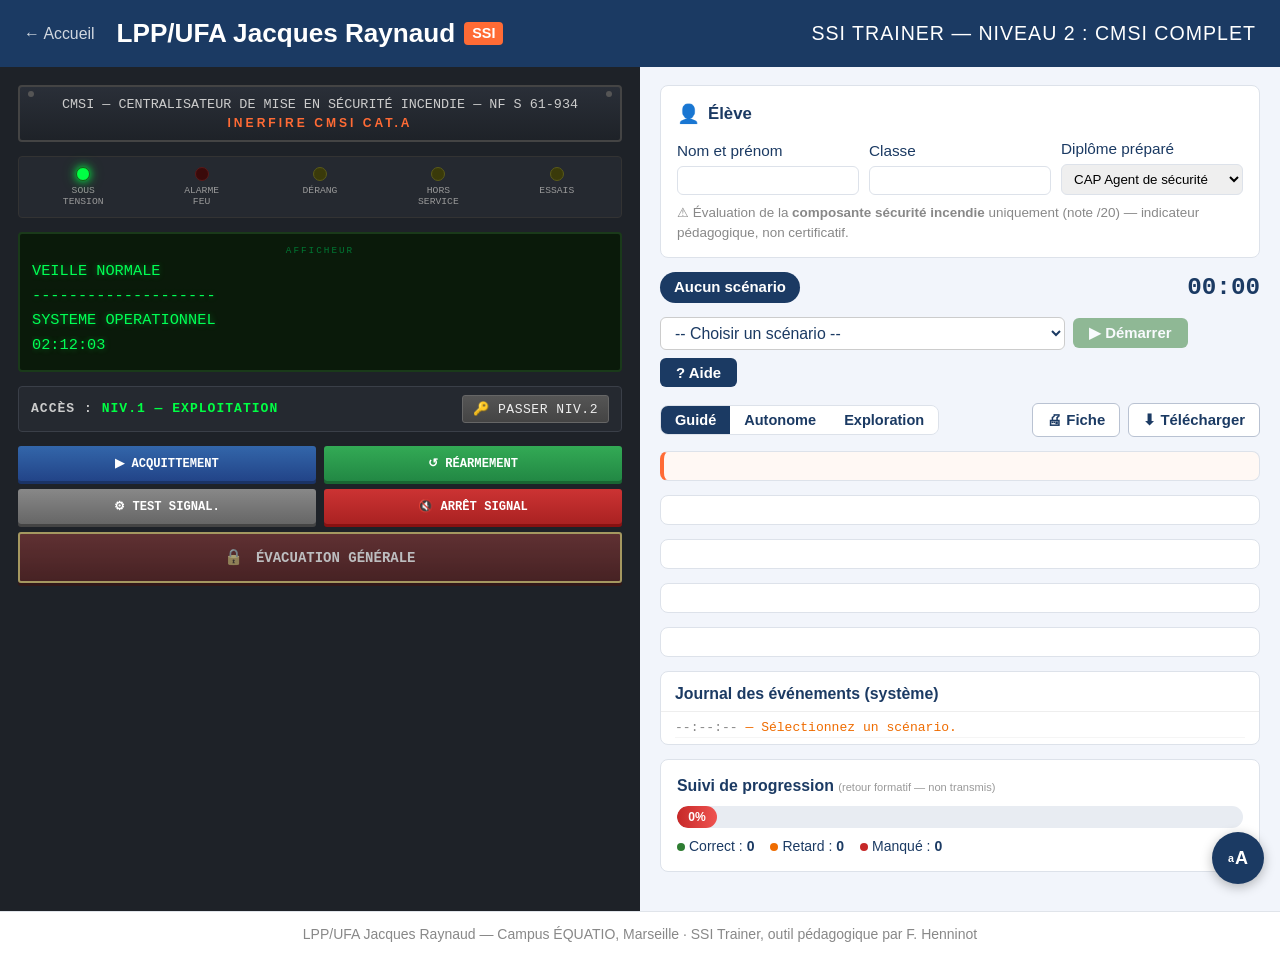
<file: ssi-niveau2.html>
﻿<!DOCTYPE html>
<html lang="fr">
<head>
<meta charset="UTF-8">
<meta name="viewport" content="width=device-width, initial-scale=1.0">
<title>SSI Trainer — Niveau 2 : CMSI</title>
<meta name="description" content="Niveau 2 du simulateur SSI Trainer : centralisateur de mise en sécurité incendie (CMSI), commande des DAS, compartimentage et désenfumage.">
<link rel="icon" href="assets/favicon.svg" type="image/svg+xml">
<link rel="stylesheet" href="css/equipement.css">
<link rel="stylesheet" href="css/pedago.css">
</head>
<body>

<div class="header">
  <a href="index.html" class="back-link" title="Retour accueil">&larr; Accueil</a>
  <div class="logo">LPP/UFA Jacques Raynaud <span class="badge">SSI</span></div>
  <div class="title-center">SSI TRAINER &mdash; NIVEAU 2 : CMSI COMPLET</div>
</div>

<div id="app"></div>

<div class="footer">
  LPP/UFA Jacques Raynaud &mdash; Campus &Eacute;QUATIO, Marseille &middot; SSI Trainer, outil p&eacute;dagogique par F. Henninot
</div>

<script src="js/ssi-engine.js"></script>
<script src="js/audio.js"></script>
<script src="js/scenario-player.js"></script>
<script src="js/scenario-pedago.js"></script>
<script src="js/profil-eleve.js"></script>
<script src="js/evaluation.js"></script>
<script src="js/bilan-jeton.js"></script>
<script src="js/ssi-niveau.js"></script>
<script>
initSSINiveau({
  banniere: "CMSI — Centralisateur de Mise en Sécurité Incendie — NF S 61-934",
  brand: "INERFIRE CMSI CAT.A",
  accesCode: "2222",
  scenarios: [
    { value: "n2_compartimentage_escalier", label: "CMSI — Incendie bureau R+1 (compartimentage)", diplomes: ["CAP_AS", "BACPRO_MS", "BP_ATPS", "BTS_MOS"] },
    { value: "n2_defaillance_das_decision", label: "CMSI — Incendie local technique (défaillance DAS)", diplomes: ["CAP_AS", "BACPRO_MS", "BP_ATPS", "BTS_MOS"] }
  ]
});
</script>

<script src="js/lecture-adaptee.js" defer></script>
<!-- Cloudflare Web Analytics --><script defer src='https://static.cloudflareinsights.com/beacon.min.js' data-cf-beacon='{"token": "86c8808b88f3489c8f37af96810d5f1e"}'></script><!-- End Cloudflare Web Analytics -->
</body>
</html>
</file>
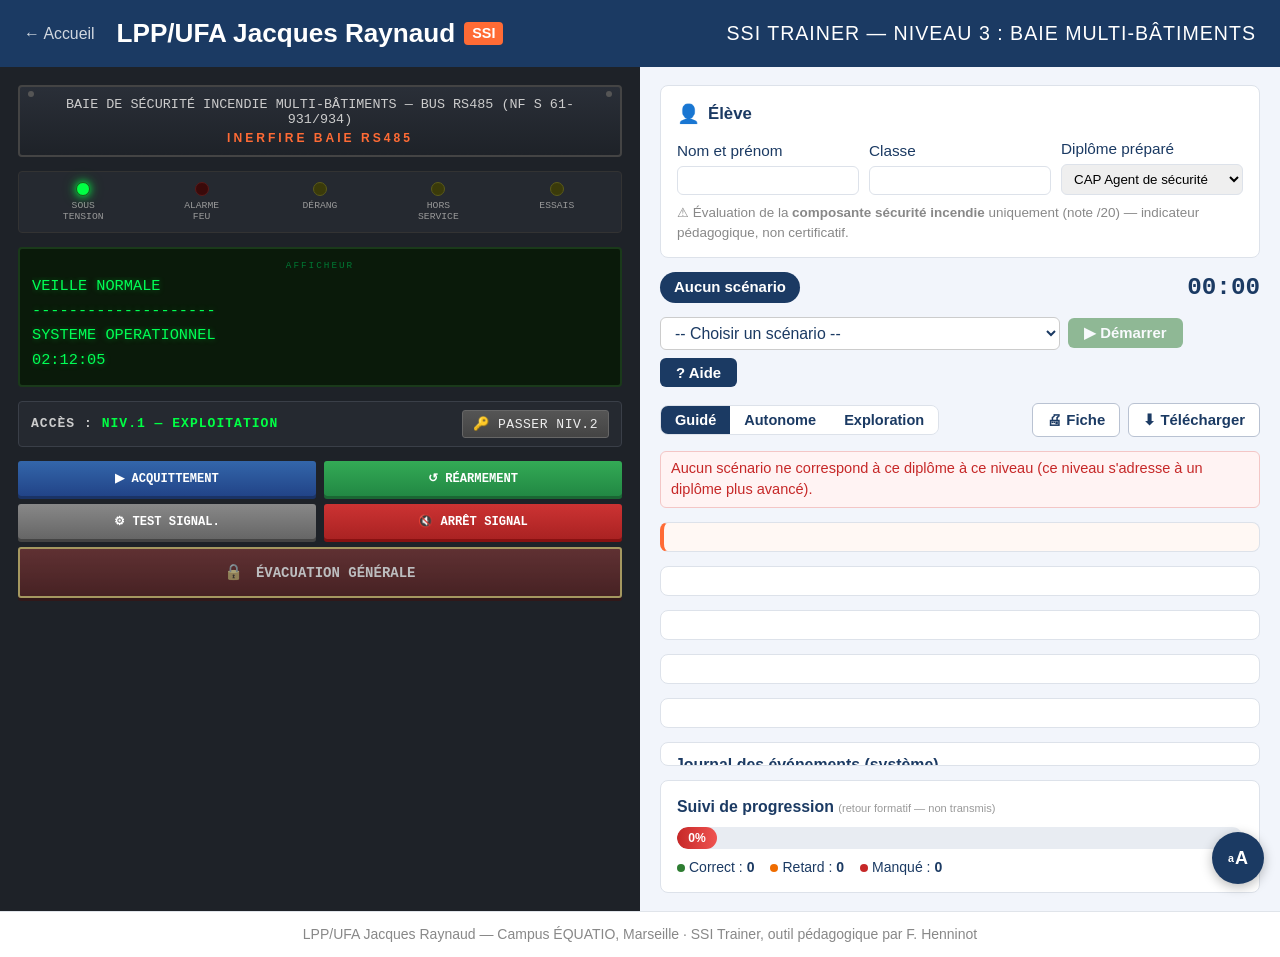
<file: ssi-niveau3.html>
﻿<!DOCTYPE html>
<html lang="fr">
<head>
<meta charset="UTF-8">
<meta name="viewport" content="width=device-width, initial-scale=1.0">
<title>SSI Trainer — Niveau 3 : Baie multi-bâtiments</title>
<meta name="description" content="Niveau 3 du simulateur SSI Trainer : baie de sécurité incendie multi-bâtiments (bus RS485), gestion de crise, coupure des énergies et évacuation PMR.">
<link rel="icon" href="assets/favicon.svg" type="image/svg+xml">
<link rel="stylesheet" href="css/equipement.css">
<link rel="stylesheet" href="css/pedago.css">
</head>
<body>

<div class="header">
  <a href="index.html" class="back-link" title="Retour accueil">&larr; Accueil</a>
  <div class="logo">LPP/UFA Jacques Raynaud <span class="badge">SSI</span></div>
  <div class="title-center">SSI TRAINER &mdash; NIVEAU 3 : BAIE MULTI-B&Acirc;TIMENTS</div>
</div>

<div id="app"></div>

<div class="footer">
  LPP/UFA Jacques Raynaud &mdash; Campus &Eacute;QUATIO, Marseille &middot; SSI Trainer, outil p&eacute;dagogique par F. Henninot
</div>

<script src="js/ssi-engine.js"></script>
<script src="js/audio.js"></script>
<script src="js/scenario-player.js"></script>
<script src="js/scenario-pedago.js"></script>
<script src="js/profil-eleve.js"></script>
<script src="js/evaluation.js"></script>
<script src="js/bilan-jeton.js"></script>
<script src="js/ssi-niveau.js"></script>
<script>
initSSINiveau({
  banniere: "Baie de sécurité incendie multi-bâtiments — Bus RS485 (NF S 61-931/934)",
  brand: "INERFIRE BAIE RS485",
  accesCode: "2222",
  scenarios: [
    { value: "n3_incendie_sous_sol_propag_inter", label: "Baie — Feu sous-sol, propagation inter-bâtiments", diplomes: ["BP_ATPS", "BTS_MOS"] },
    { value: "n3_crise_sanitaire_pmr", label: "Baie — Évacuation horizontale, PMR / zone refuge", diplomes: ["BP_ATPS", "BTS_MOS"] }
  ]
});
</script>

<script src="js/lecture-adaptee.js" defer></script>
<!-- Cloudflare Web Analytics --><script defer src='https://static.cloudflareinsights.com/beacon.min.js' data-cf-beacon='{"token": "86c8808b88f3489c8f37af96810d5f1e"}'></script><!-- End Cloudflare Web Analytics -->
</body>
</html>
</file>
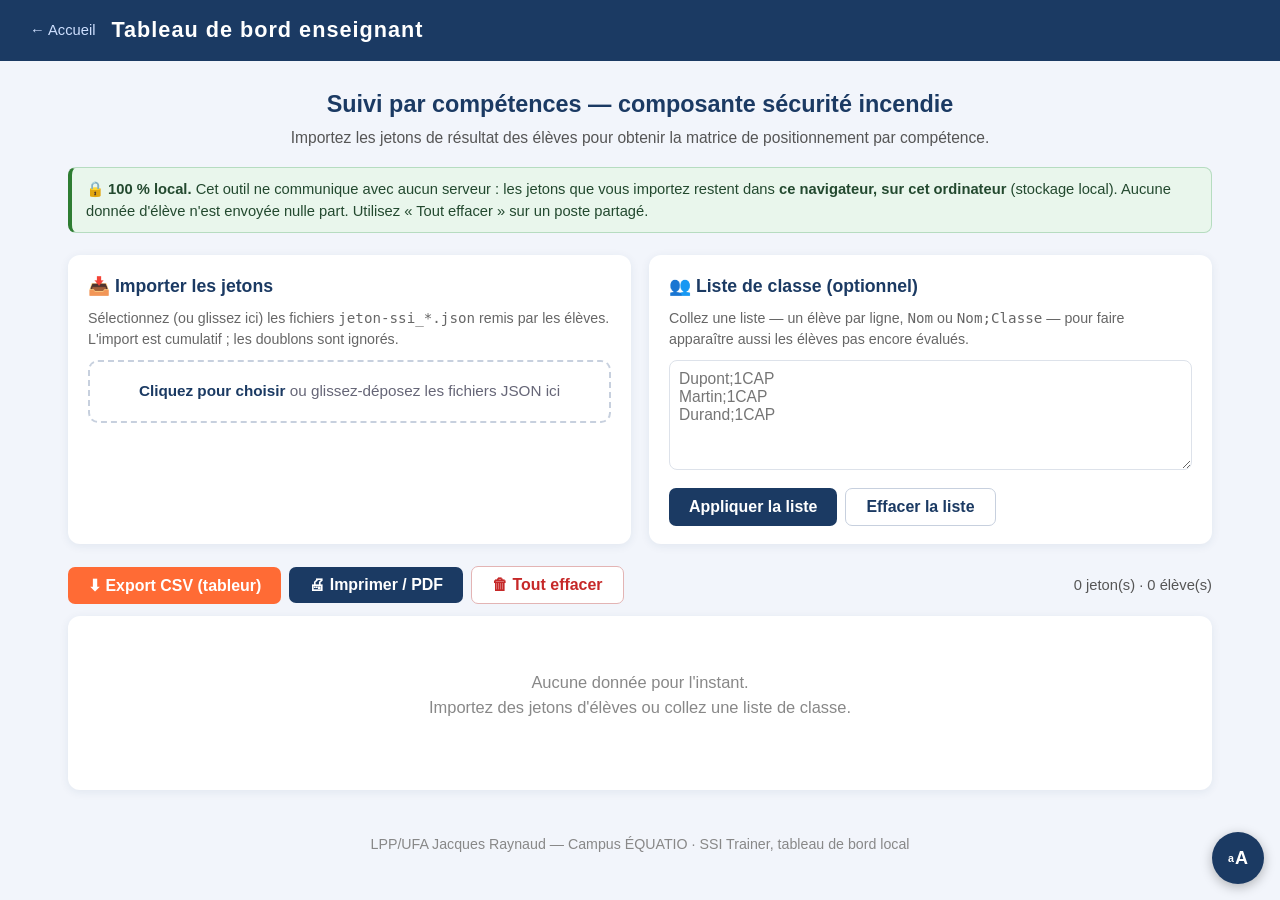
<file: tableau-de-bord.html>
﻿<!DOCTYPE html>
<html lang="fr">
<head>
<meta charset="UTF-8">
<meta name="viewport" content="width=device-width, initial-scale=1.0">
<title>Tableau de bord enseignant — SSI Trainer</title>
<link rel="icon" href="assets/favicon.svg" type="image/svg+xml">
<style>
*{margin:0;padding:0;box-sizing:border-box}
body{font-family:Calibri,sans-serif;font-size:13pt;line-height:1.5;background:#f2f5fb;color:#1b3a63}
.header{background:#1b3a63;color:#fff;padding:14px 30px;display:flex;align-items:center;gap:16px}
.header .back{color:#cfe0ff;text-decoration:none;font-size:0.85em;white-space:nowrap}
.header .title{font-family:'Trebuchet MS',sans-serif;font-size:1.25em;letter-spacing:1px;font-weight:bold}
.container{max-width:1180px;margin:26px auto;padding:0 18px}
h1{font-family:'Trebuchet MS',sans-serif;font-size:1.35em;margin-bottom:4px;text-align:center}
.sub{text-align:center;color:#555;font-size:0.9em;margin-bottom:18px}
.local-note{background:#e9f6ec;border:1px solid #b6dcc0;border-left:4px solid #2e7d32;border-radius:8px;padding:10px 14px;font-size:0.85em;color:#23492f;margin-bottom:22px}
.panels{display:grid;grid-template-columns:1fr 1fr;gap:18px;margin-bottom:22px}
.panel{background:#fff;border-radius:12px;box-shadow:0 2px 10px rgba(27,58,99,0.08);padding:18px 20px}
.panel h2{font-family:'Trebuchet MS',sans-serif;font-size:1.02em;margin-bottom:8px;display:flex;align-items:center;gap:8px}
.panel p.hint{font-size:0.82em;color:#666;margin-bottom:10px}
textarea{width:100%;min-height:110px;border:1px solid #dde2ea;border-radius:8px;padding:9px;font-family:Calibri,sans-serif;font-size:0.9em;resize:vertical;box-sizing:border-box}
.btn{display:inline-block;background:#ff6b35;color:#fff;padding:9px 20px;border:none;border-radius:7px;font-size:0.92em;font-weight:bold;cursor:pointer;transition:background 0.2s}
.btn:hover{background:#e55a28}
.btn-blue{background:#1b3a63}.btn-blue:hover{background:#142d4e}
.btn-ghost{background:#fff;color:#1b3a63;border:1.5px solid #c7d0de}.btn-ghost:hover{background:#eef2f8}
.btn-danger{background:#fff;color:#c62828;border:1.5px solid #e3b4b4}.btn-danger:hover{background:#fdeeee}
.row-btns{display:flex;gap:8px;flex-wrap:wrap;margin-top:10px}
.drop{border:2px dashed #c7d0de;border-radius:10px;padding:18px;text-align:center;color:#667;font-size:0.88em;cursor:pointer;transition:border-color 0.2s,background 0.2s}
.drop.over{border-color:#ff6b35;background:#fff6f1}
.drop b{color:#1b3a63}
.import-log{font-size:0.82em;color:#555;margin-top:8px;min-height:1.2em}
.toolbar{display:flex;gap:8px;flex-wrap:wrap;align-items:center;margin-bottom:12px}
.toolbar .count{font-size:0.85em;color:#555;margin-left:auto}
.matrix-wrap{background:#fff;border-radius:12px;box-shadow:0 2px 10px rgba(27,58,99,0.08);padding:14px 14px 18px;overflow-x:auto}
table.matrix{border-collapse:collapse;width:100%;font-size:0.82em}
table.matrix th,table.matrix td{border:1px solid #e2e7f0;padding:5px 7px;text-align:center;white-space:nowrap}
table.matrix thead th{background:#1b3a63;color:#fff;position:sticky;top:0}
table.matrix th.eleve,table.matrix td.eleve{text-align:left;position:sticky;left:0;background:#fff;z-index:1}
table.matrix thead th.eleve{background:#1b3a63;z-index:2}
table.matrix td.eleve b{color:#1b3a63}
table.matrix td.eleve small{color:#888;display:block;font-size:0.82em}
table.matrix tbody tr:nth-child(even) td{background:#f7f9fc}
table.matrix tbody tr:nth-child(even) td.eleve{background:#f7f9fc}
.cell{display:inline-block;min-width:26px;border-radius:5px;padding:2px 4px;font-weight:bold;color:#fff;font-size:0.95em}
.note-cell{font-weight:bold}
.legend{display:flex;gap:14px;flex-wrap:wrap;font-size:0.8em;color:#555;margin:12px 2px 0}
.legend span{display:inline-flex;align-items:center;gap:5px}
.legend i{width:16px;height:16px;border-radius:4px;display:inline-block}
.empty{text-align:center;color:#888;padding:40px 10px;font-size:0.95em}
.col-comp{cursor:help}
.footer{text-align:center;padding:18px;color:#888;font-size:0.82em}
@media (max-width:820px){.panels{grid-template-columns:1fr}}
@media print{
  .header,.panels,.toolbar .btn,.toolbar .btn-blue,.toolbar .btn-danger,.local-note,.footer,.back{display:none!important}
  body{background:#fff}.matrix-wrap{box-shadow:none;padding:0}
  table.matrix th,table.matrix td{border:1px solid #999}
}
</style>
</head>
<body>

<div class="header">
  <a href="index.html" class="back">&larr; Accueil</a>
  <span class="title">Tableau de bord enseignant</span>
</div>

<div class="container">
  <h1>Suivi par compétences — composante sécurité incendie</h1>
  <p class="sub">Importez les jetons de résultat des élèves pour obtenir la matrice de positionnement par compétence.</p>

  <div class="local-note">
    🔒 <b>100 % local.</b> Cet outil ne communique avec aucun serveur : les jetons que vous importez restent
    dans <b>ce navigateur, sur cet ordinateur</b> (stockage local). Aucune donnée d'élève n'est envoyée nulle part.
    Utilisez « Tout effacer » sur un poste partagé.
  </div>

  <div class="panels">
    <div class="panel">
      <h2>📥 Importer les jetons</h2>
      <p class="hint">Sélectionnez (ou glissez ici) les fichiers <code>jeton-ssi_*.json</code> remis par les élèves. L'import est cumulatif ; les doublons sont ignorés.</p>
      <div class="drop" id="drop">
        <b>Cliquez pour choisir</b> ou glissez-déposez les fichiers JSON ici
        <input type="file" id="fileInput" accept=".json,application/json" multiple hidden>
      </div>
      <div class="import-log" id="importLog"></div>
    </div>

    <div class="panel">
      <h2>👥 Liste de classe (optionnel)</h2>
      <p class="hint">Collez une liste — un élève par ligne, <code>Nom</code> ou <code>Nom;Classe</code> — pour faire apparaître aussi les élèves pas encore évalués.</p>
      <textarea id="listeClasse" placeholder="Dupont;1CAP&#10;Martin;1CAP&#10;Durand;1CAP"></textarea>
      <div class="row-btns">
        <button class="btn btn-blue" id="btnAppliquerListe">Appliquer la liste</button>
        <button class="btn btn-ghost" id="btnViderListe">Effacer la liste</button>
      </div>
    </div>
  </div>

  <div class="toolbar">
    <button class="btn" id="btnExportCSV">⬇ Export CSV (tableur)</button>
    <button class="btn btn-blue" id="btnImprimer">🖨 Imprimer / PDF</button>
    <button class="btn btn-danger" id="btnVider">🗑 Tout effacer</button>
    <span class="count" id="count"></span>
  </div>

  <div class="matrix-wrap">
    <div id="matrix"></div>
    <div class="legend" id="legend"></div>
  </div>
</div>

<div class="footer">LPP/UFA Jacques Raynaud — Campus ÉQUATIO · SSI Trainer, tableau de bord local</div>

<script src="js/tableau-agregation.js"></script>
<script>
'use strict';
var K_JETONS = 'ssi-trainer:jetons';
var K_LISTE = 'ssi-trainer:liste';

// Style d'affichage des niveaux (doit suivre l'échelle de js/evaluation.js).
var NIV = {
  non_evalue: { label: 'Non évalué', court: '–', couleur: '#9aa3af' },
  non_acquis: { label: 'Non acquis', court: '✘', couleur: '#c62828' },
  partiel: { label: 'Partiellement acquis', court: '◔', couleur: '#ef6c00' },
  acquis: { label: 'Acquis', court: '✔', couleur: '#2e7d32' },
  parfait: { label: 'Parfaitement acquis', court: '★', couleur: '#1b5e20' }
};

function $(id) { return document.getElementById(id); }
function esc(s) { return (s == null ? '' : String(s)).replace(/&/g, '&amp;').replace(/</g, '&lt;').replace(/>/g, '&gt;').replace(/"/g, '&quot;'); }

function lireJetons() { try { return JSON.parse(localStorage.getItem(K_JETONS) || '[]'); } catch (e) { return []; } }
function ecrireJetons(arr) { localStorage.setItem(K_JETONS, JSON.stringify(arr)); }
function signature(j) {
  return ((j.eleve && j.eleve.nom) || '') + '|' + ((j.eleve && j.eleve.classe) || '') + '|' +
         ((j.scenario && j.scenario.id) || '') + '|' + (j.genere_le || '');
}

// ---- Import ----
function importerFichiers(fileList) {
  var fichiers = Array.prototype.slice.call(fileList || []);
  if (!fichiers.length) return;
  var stock = lireJetons();
  var sigs = {}; stock.forEach(function (j) { sigs[signature(j)] = 1; });
  var stats = { ok: 0, doublon: 0, rejet: 0, total: fichiers.length, restants: fichiers.length };

  fichiers.forEach(function (f) {
    var reader = new FileReader();
    reader.onload = function () {
      try {
        var j = JSON.parse(reader.result);
        if (!j || j.schema !== 'ssi-trainer/bilan') { stats.rejet++; }
        else if (j.schema_version !== 1) { stats.rejet++; }
        else {
          var sig = signature(j);
          if (sigs[sig]) { stats.doublon++; }
          else { sigs[sig] = 1; stock.push(j); stats.ok++; }
        }
      } catch (e) { stats.rejet++; }
      finir();
    };
    reader.onerror = function () { stats.rejet++; finir(); };
    reader.readAsText(f);
  });

  function finir() {
    stats.restants--;
    if (stats.restants > 0) return;
    ecrireJetons(stock);
    var msg = stats.ok + ' jeton(s) importé(s)';
    if (stats.doublon) msg += ' · ' + stats.doublon + ' doublon(s) ignoré(s)';
    if (stats.rejet) msg += ' · ⚠ ' + stats.rejet + ' fichier(s) non reconnu(s)';
    $('importLog').textContent = msg;
    rendre();
  }
}

// ---- Rendu de la matrice ----
function rendre() {
  var jetons = lireJetons();
  var liste = TableauAgregation.parserListeClasse(localStorage.getItem(K_LISTE) || '');
  var res = TableauAgregation.agreger(jetons, liste);
  $('count').textContent = jetons.length + ' jeton(s) · ' + res.eleves.length + ' élève(s)';

  if (!res.eleves.length) {
    $('matrix').innerHTML = '<div class="empty">Aucune donnée pour l\'instant.<br>Importez des jetons d\'élèves ou collez une liste de classe.</div>';
    $('legend').innerHTML = '';
    return;
  }

  var h = '<table class="matrix"><thead><tr><th class="eleve">Élève</th><th>Diplôme</th><th>Note moy.</th>';
  res.codes.forEach(function (c) { h += '<th class="col-comp" title="' + esc(res.libelles[c]) + '">' + esc(c) + '</th>'; });
  h += '<th>Éval.</th></tr></thead><tbody>';

  res.eleves.forEach(function (e) {
    h += '<tr><td class="eleve"><b>' + esc(e.nom) + '</b>' + (e.classe ? '<small>' + esc(e.classe) + '</small>' : '') + '</td>';
    h += '<td style="font-size:0.85em;color:#555">' + esc(e.diplome || '—') + '</td>';
    var noteTxt = (e.noteMoy == null) ? '<span style="color:#aaa">—</span>'
      : '<span class="note-cell" style="color:' + (e.noteMoy >= 10 ? '#2e7d32' : '#c62828') + '">' + String(e.noteMoy).replace('.', ',') + '</span>';
    h += '<td>' + noteTxt + '</td>';
    res.codes.forEach(function (c) {
      var n = (e.competences[c] && e.competences[c].niveau) || 'non_evalue';
      var s = NIV[n] || NIV.non_evalue;
      h += '<td><span class="cell" style="background:' + s.couleur + '" title="' + esc(s.label) + '">' + s.court + '</span></td>';
    });
    h += '<td style="color:#888">' + e.nbEval + '</td>';
    h += '</tr>';
  });
  h += '</tbody></table>';
  $('matrix').innerHTML = h;

  var lg = '';
  ['parfait', 'acquis', 'partiel', 'non_acquis', 'non_evalue'].forEach(function (k) {
    lg += '<span><i style="background:' + NIV[k].couleur + '"></i>' + NIV[k].court + ' ' + NIV[k].label + '</span>';
  });
  $('legend').innerHTML = lg;
}

// ---- Export CSV ----
function exporterCSV() {
  var jetons = lireJetons();
  var liste = TableauAgregation.parserListeClasse(localStorage.getItem(K_LISTE) || '');
  var res = TableauAgregation.agreger(jetons, liste);
  if (!res.eleves.length) { alert('Rien à exporter.'); return; }
  var sep = ';';
  function cell(v) {
    v = (v == null ? '' : String(v));
    if (/^[=+\-@\t\r]/.test(v)) v = "'" + v; // neutralise l'injection de formule (Excel/Sheets)
    return /[";\n]/.test(v) ? '"' + v.replace(/"/g, '""') + '"' : v;
  }
  var lignes = [];
  var entete = ['Élève', 'Classe', 'Diplôme', 'Nb éval', 'Note moy /20'].concat(res.codes.map(function (c) { return c + ' — ' + res.libelles[c]; }));
  lignes.push(entete.map(cell).join(sep));
  res.eleves.forEach(function (e) {
    var row = [e.nom, e.classe, e.diplome, e.nbEval, (e.noteMoy == null ? '' : String(e.noteMoy).replace('.', ','))];
    res.codes.forEach(function (c) {
      var n = (e.competences[c] && e.competences[c].niveau) || 'non_evalue';
      row.push((NIV[n] || NIV.non_evalue).label);
    });
    lignes.push(row.map(cell).join(sep));
  });
  var contenu = '﻿' + lignes.join('\r\n'); // BOM pour Excel/UTF-8
  var b = new Blob([contenu], { type: 'text/csv;charset=utf-8' });
  var u = URL.createObjectURL(b); var a = document.createElement('a');
  a.href = u; a.download = 'suivi-competences-ssi.csv'; a.click(); URL.revokeObjectURL(u);
}

// ---- Liaisons UI ----
var drop = $('drop'), fileInput = $('fileInput');
drop.onclick = function () { fileInput.click(); };
fileInput.onchange = function () { importerFichiers(fileInput.files); fileInput.value = ''; };
drop.addEventListener('dragover', function (e) { e.preventDefault(); drop.classList.add('over'); });
drop.addEventListener('dragleave', function () { drop.classList.remove('over'); });
drop.addEventListener('drop', function (e) {
  e.preventDefault(); drop.classList.remove('over');
  importerFichiers(e.dataTransfer.files);
});

$('listeClasse').value = localStorage.getItem(K_LISTE) || '';
$('btnAppliquerListe').onclick = function () { localStorage.setItem(K_LISTE, $('listeClasse').value); rendre(); };
$('btnViderListe').onclick = function () { $('listeClasse').value = ''; localStorage.removeItem(K_LISTE); rendre(); };

$('btnExportCSV').onclick = exporterCSV;
$('btnImprimer').onclick = function () { window.print(); };
$('btnVider').onclick = function () {
  if (!confirm('Effacer tous les jetons importés et la liste de classe de ce navigateur ? Cette action est irréversible.')) return;
  localStorage.removeItem(K_JETONS); localStorage.removeItem(K_LISTE);
  $('listeClasse').value = ''; $('importLog').textContent = '';
  rendre();
};

rendre();
</script>

<script src="js/lecture-adaptee.js" defer></script>
<!-- Pas de mesure d'audience ici : page enseignant affichant des noms d'élèves (RGPD / minimisation). -->
</body>
</html>
</file>
<file: css/pedago.css>
/* ================================================================
   SSI Trainer — Styles pédagogiques communs (Poste élève)
   inerWeb Édu — F. Henninot
   Préfixe « pe- » = Poste Élève. Réutilisable par tous les niveaux.
   Règle accessibilité : jamais l'information par la couleur seule
   (toujours libellé + picto + couleur).
   ================================================================ */

:root {
  --pe-bleu: #1b3a63;
  --pe-orange: #ff6b35;
  --pe-ok: #2e7d32;
  --pe-attente: #ef6c00;
  --pe-danger: #c62828;
  --pe-bord: #dde2ea;
  --pe-fond: #f2f5fb;
}

/* ===== Conteneur poste élève ===== */
.pe-poste { display: flex; flex-direction: column; gap: 14px; }

/* ===== Bloc générique ===== */
.pe-bloc { background: #fff; border: 1px solid var(--pe-bord); border-radius: 8px; padding: 14px 16px; }
.pe-bloc-titre {
  font-family: 'Trebuchet MS', sans-serif; font-size: 0.9em; color: var(--pe-bleu);
  font-weight: bold; margin-bottom: 10px; display: flex; align-items: center; gap: 8px;
}
.pe-bloc-titre .pe-ico { font-size: 1.1em; }

/* ===== Mission / contexte ===== */
.pe-mission { background: #fff8f4; border-left: 4px solid var(--pe-orange); }
.pe-mission .pe-contexte { font-size: 0.82em; color: #555; margin-top: 8px; line-height: 1.5; }
.pe-mission .pe-contexte b { color: var(--pe-bleu); }
.pe-mission-txt { font-size: 0.9em; color: #222; line-height: 1.55; }
.pe-brief { background: #eef2f8; border: 1px dashed #b9c2d2; border-radius: 6px; padding: 8px 12px; margin-bottom: 10px; }
.pe-brief .pe-sous-titre { margin-top: 0; }
.pe-brief ul { margin: 0 0 0 16px; font-size: 0.84em; line-height: 1.55; }
.pe-brief li { margin-bottom: 2px; }
.pe-sous-titre { font-weight: bold; color: var(--pe-bleu); font-size: 0.82em; margin: 10px 0 4px; }
.pe-objectifs { background: #f1f6ff; border-left: 4px solid var(--pe-bleu); border-radius: 6px; padding: 8px 12px; margin-top: 10px; }
.pe-objectifs ul { margin: 0 0 0 16px; font-size: 0.84em; line-height: 1.5; }
.pe-objectifs li { margin-bottom: 3px; }
.pe-consignes { background: #fffaf0; border-left: 4px solid var(--pe-orange); border-radius: 6px; padding: 8px 12px; margin-top: 10px; font-size: 0.84em; }
.pe-consignes-list { margin: 0 0 0 16px; line-height: 1.5; }
.pe-consignes-list li { margin-bottom: 4px; }

/* ===== Conduite à tenir vivante ===== */
.pe-conduite { list-style: none; margin: 0; padding: 0; counter-reset: etape; }
.pe-etape {
  display: flex; align-items: flex-start; gap: 10px; padding: 8px 10px; margin-bottom: 6px;
  border: 1px solid var(--pe-bord); border-radius: 6px; font-size: 0.86em; line-height: 1.4;
  background: #fafbfd; transition: background 0.2s, border-color 0.2s;
}
.pe-etape .pe-num {
  counter-increment: etape; flex-shrink: 0; width: 22px; height: 22px; border-radius: 50%;
  background: #e8ecf2; color: var(--pe-bleu); font-weight: bold; font-size: 0.8em;
  display: flex; align-items: center; justify-content: center;
}
.pe-etape .pe-num::before { content: counter(etape); }
.pe-etape .pe-etape-txt { flex: 1; }
.pe-etape .pe-etat { flex-shrink: 0; font-size: 0.78em; font-weight: bold; }
/* État À FAIRE (par défaut) */
.pe-etape.todo .pe-etat::before { content: '○ à faire'; color: #999; }
/* État ACTIVE = prochaine action attendue (mode guidé) */
.pe-etape.active { background: #fff8f4; border-color: var(--pe-orange); }
.pe-etape.active .pe-num { background: var(--pe-orange); color: #fff; }
.pe-etape.active .pe-etat::before { content: '➜ à faire maintenant'; color: var(--pe-attente); }
/* État FAIT */
.pe-etape.done { background: #f1f8f2; border-color: #b6d9bb; }
.pe-etape.done .pe-num { background: var(--pe-ok); color: #fff; }
.pe-etape.done .pe-num::before { content: '✓'; }
.pe-etape.done .pe-etape-txt { color: #557; text-decoration: line-through; }
.pe-etape.done .pe-etat::before { content: '✓ fait'; color: var(--pe-ok); }
/* Case à cocher manuelle (étapes sans action automatique) */
.pe-etape .pe-check { width: 18px; height: 18px; flex-shrink: 0; cursor: pointer; accent-color: var(--pe-ok); }

/* ===== Actions opérateur ===== */
.pe-actions { display: grid; grid-template-columns: 1fr 1fr; gap: 8px; }
.pe-act {
  display: flex; align-items: center; gap: 8px; text-align: left; padding: 10px 12px;
  border: 1px solid var(--pe-bord); border-radius: 8px; background: #fff; cursor: pointer;
  font-family: Calibri, sans-serif; font-size: 0.82em; color: var(--pe-bleu); font-weight: bold;
  transition: transform 0.05s, box-shadow 0.15s, border-color 0.15s;
}
.pe-act:hover { border-color: var(--pe-orange); box-shadow: 0 2px 8px rgba(27,58,99,0.12); }
.pe-act:active { transform: translateY(1px); }
.pe-act .pe-act-ico { font-size: 1.4em; line-height: 1; }
.pe-act.pe-act-danger { color: var(--pe-danger); }
.pe-act:disabled { opacity: 0.45; cursor: not-allowed; box-shadow: none; border-color: var(--pe-bord); }
.pe-act-note { grid-column: 1/-1; font-size: 0.72em; color: #888; line-height: 1.4; }

/* ===== Pavé niveau d'accès (sur l'équipement, fond sombre) ===== */
.pe-acces {
  display: flex; align-items: center; gap: 10px; background: #252930; border: 1px solid #3a3f48;
  border-radius: 4px; padding: 8px 12px; font-family: 'Courier New', monospace; color: #ccc; font-size: 0.7em;
}
.pe-acces .pe-acces-niv { font-weight: bold; letter-spacing: 1px; }
.pe-acces .pe-acces-niv b { color: #00ff44; }
.pe-acces.niv2 .pe-acces-niv b { color: #ffcc00; }
.pe-acces .pe-acces-btn {
  margin-left: auto; font-family: 'Courier New', monospace; font-size: 1em; padding: 5px 10px;
  border: 1px solid #666; border-radius: 3px; background: linear-gradient(180deg,#555,#444);
  color: #eee; cursor: pointer; text-transform: uppercase; letter-spacing: 0.5px;
}
.pe-acces .pe-acces-btn:active { transform: translateY(1px); }

/* ===== Main courante ===== */
.pe-mc { width: 100%; border-collapse: collapse; font-size: 0.8em; }
.pe-mc th { background: var(--pe-bleu); color: #fff; padding: 6px 8px; text-align: left; font-size: 0.92em; }
.pe-mc td { border: 1px solid var(--pe-bord); padding: 0; vertical-align: top; }
.pe-mc td input, .pe-mc td textarea {
  width: 100%; border: none; padding: 6px 8px; font-family: Calibri, sans-serif; font-size: 1em;
  color: #222; background: transparent; resize: vertical; box-sizing: border-box;
}
.pe-mc td input:focus, .pe-mc td textarea:focus { outline: 2px solid var(--pe-orange); outline-offset: -2px; }
.pe-mc .pe-mc-heure { width: 64px; text-align: center; }
.pe-mc .pe-mc-zone { width: 108px; }
.pe-mc .pe-mc-visa { width: 64px; text-align: center; }
.pe-mc tr.pe-mc-auto td { background: #f6f8fb; color: #555; }
.pe-mc-add {
  margin-top: 8px; font-size: 0.78em; padding: 5px 12px; border: 1px dashed #b9c2d2; border-radius: 6px;
  background: #fff; color: var(--pe-bleu); cursor: pointer;
}
.pe-mc-add:hover { border-color: var(--pe-orange); color: var(--pe-orange); }

/* ===== Questions ===== */
.pe-question { margin-bottom: 14px; }
.pe-question:last-child { margin-bottom: 0; }
.pe-question .pe-q-txt { font-size: 0.85em; color: #222; margin-bottom: 6px; line-height: 1.4; }
.pe-question .pe-q-txt b { color: var(--pe-orange); }
.pe-question textarea {
  width: 100%; min-height: 56px; border: 1px solid var(--pe-bord); border-radius: 6px;
  padding: 8px; font-family: Calibri, sans-serif; font-size: 0.85em; resize: vertical; box-sizing: border-box;
}
.pe-question textarea:focus { outline: none; border-color: var(--pe-orange); }
.pe-qcm-opt { display: flex; align-items: center; gap: 8px; font-size: 0.84em; padding: 4px 0; cursor: pointer; }
.pe-qcm-opt input { accent-color: var(--pe-orange); }

/* ===== Modales d'action (appel 18, accueil secours) ===== */
.pe-modal-ov { display: none; position: fixed; inset: 0; background: rgba(0,0,0,0.55); z-index: 300; align-items: center; justify-content: center; }
.pe-modal-ov.active { display: flex; }
.pe-modal { background: #fff; border-radius: 12px; padding: 22px 26px; max-width: 480px; width: 92%; max-height: 88vh; overflow-y: auto; box-shadow: 0 8px 32px rgba(0,0,0,0.25); }
.pe-modal h3 { font-family: 'Trebuchet MS', sans-serif; color: var(--pe-bleu); margin-bottom: 6px; font-size: 1.05em; }
.pe-modal .pe-modal-sub { font-size: 0.82em; color: #666; margin-bottom: 14px; }
.pe-modal label { display: block; font-size: 0.82em; color: var(--pe-bleu); font-weight: bold; margin: 10px 0 4px; }
.pe-modal input[type="text"], .pe-modal textarea, .pe-modal input[type="tel"] {
  width: 100%; border: 1px solid var(--pe-bord); border-radius: 6px; padding: 8px 10px;
  font-family: Calibri, sans-serif; font-size: 0.9em; box-sizing: border-box;
}
.pe-modal textarea { min-height: 70px; resize: vertical; }
.pe-modal .pe-modal-check { display: flex; align-items: flex-start; gap: 8px; font-size: 0.85em; margin: 8px 0; line-height: 1.4; }
.pe-modal .pe-modal-check input { margin-top: 3px; accent-color: var(--pe-ok); }
.pe-modal .pe-modal-row { display: flex; gap: 10px; justify-content: flex-end; margin-top: 18px; }
.pe-btn { font-family: Calibri, sans-serif; font-size: 0.88em; padding: 9px 20px; border: none; border-radius: 6px; cursor: pointer; font-weight: bold; }
.pe-btn-primary { background: var(--pe-orange); color: #fff; }
.pe-btn-primary:hover { background: #e55a28; }
.pe-btn-ghost { background: #eef1f6; color: var(--pe-bleu); }
.pe-btn-ghost:hover { background: #e2e7ef; }

/* ===== Sélecteur de palier (guidé / autonome) ===== */
.pe-palier { display: inline-flex; border: 1px solid var(--pe-bord); border-radius: 8px; overflow: hidden; }
.pe-palier button {
  border: none; background: #fff; color: var(--pe-bleu); font-family: Calibri, sans-serif;
  font-size: 0.78em; padding: 6px 14px; cursor: pointer; font-weight: bold;
}
.pe-palier button.actif { background: var(--pe-bleu); color: #fff; }

/* En mode autonome, on masque les indices forts */
.pe-poste.mode-autonome .pe-conduite,
.pe-poste.mode-autonome .pe-etape.active .pe-etat::before { /* la conduite est masquée par JS, garde-fou CSS */ }

/* ===== Boutons fiche papier ===== */
.pe-fiche-btns { display: flex; gap: 8px; flex-wrap: wrap; }
.pe-fiche-btns .pe-btn { font-size: 0.8em; padding: 7px 14px; }
.pe-btn-fiche { background: #fff; color: var(--pe-bleu); border: 1px solid var(--pe-bleu); border: 1px solid #b9c2d2; }
.pe-btn-fiche:hover { border-color: var(--pe-orange); color: var(--pe-orange); }

/* ===== ACCESSIBILITÉ (commun à tous les niveaux) ===== */
.pe-act:focus-visible, .pe-btn:focus-visible, .pe-acces-btn:focus-visible, .pe-check:focus-visible,
button:focus-visible, select:focus-visible, input:focus-visible, textarea:focus-visible {
  outline: 3px solid #ffcc00; outline-offset: 2px;
}
@media (prefers-reduced-motion: reduce) {
  .pe-etape, .pe-act, .scoring-fill, .comp-bar-fill { transition: none !important; }
}
@media (max-width: 640px) {
  .pe-actions { grid-template-columns: 1fr; }
  .pe-modal { padding: 18px 16px; }
}
</file>
<file: css/equipement.css>
/* ================================================================
   SSI Trainer — Styles de l'équipement (ECS / CMSI / baie)
   inerWeb Édu — F. Henninot
   Communs aux niveaux pilotés par js/ssi-niveau.js (N2, N3).
   Zones et DAS générés dynamiquement depuis le scénario.
   ================================================================ */

* { margin: 0; padding: 0; box-sizing: border-box; }
body { font-family: Calibri, sans-serif; font-size: 14pt; line-height: 1.5; background: #f2f5fb; color: #1b3a63; min-height: 100vh; }

/* ===== HEADER ===== */
.header { background: #1b3a63; color: #fff; padding: 14px 24px; display: flex; align-items: center; gap: 14px; flex-wrap: wrap; position: sticky; top: 0; z-index: 100; }
.header .logo { font-family: 'Trebuchet MS', sans-serif; font-size: 1.4em; font-weight: bold; display: flex; align-items: center; gap: 6px; white-space: nowrap; }
.header .badge { background: #ff6b35; color: #fff; padding: 1px 8px; border-radius: 4px; font-size: 0.55em; margin-left: 3px; }
.header .title-center { margin-left: auto; font-family: 'Trebuchet MS', sans-serif; font-size: 1.05em; letter-spacing: 1px; text-align: right; }
.header .back-link { color: #fff; text-decoration: none; font-size: 0.85em; opacity: 0.8; margin-right: 8px; }
.header .back-link:hover { opacity: 1; }

/* ===== LAYOUT 2 COLONNES ===== */
.main-layout { display: grid; grid-template-columns: 1fr 1fr; gap: 0; min-height: calc(100vh - 56px); }
@media (max-width: 1100px) { .main-layout { grid-template-columns: 1fr; } }

/* ===== COLONNE ÉQUIPEMENT ===== */
.ecs-panel { background: #1e2228; padding: 18px; display: flex; flex-direction: column; gap: 14px; color: #ddd; min-height: 100%; }
.ecs-banner { background: linear-gradient(180deg, #2a2f38 0%, #1e2228 100%); border: 2px solid #444; border-radius: 4px; padding: 10px 16px; text-align: center; font-family: 'Courier New', monospace; font-size: 0.72em; letter-spacing: 2px; color: #ccc; text-transform: uppercase; position: relative; }
.ecs-banner::before, .ecs-banner::after { content: ''; position: absolute; top: 4px; width: 6px; height: 6px; background: #555; border-radius: 50%; }
.ecs-banner::before { left: 8px; }
.ecs-banner::after { right: 8px; }
.ecs-brand { font-family: 'Trebuchet MS', sans-serif; font-size: 0.9em; color: #ff6b35; margin-top: 4px; letter-spacing: 3px; font-weight: bold; }

/* Voyants */
.general-indicators { display: grid; grid-template-columns: repeat(5, 1fr); gap: 6px; background: #252930; border-radius: 4px; padding: 10px 8px; border: 1px solid #333; }
.indicator { display: flex; flex-direction: column; align-items: center; gap: 4px; text-align: center; }
.indicator-label { font-family: 'Courier New', monospace; font-size: 0.52em; text-transform: uppercase; letter-spacing: 0.5px; color: #999; line-height: 1.2; }
.led { width: 14px; height: 14px; border-radius: 50%; border: 1px solid #555; position: relative; }
.led-green { background: #0a3a0a; border-color: #1a5a1a; }
.led-green.on { background: #00ff44; box-shadow: 0 0 8px #00ff44, 0 0 16px rgba(0,255,68,0.3); }
.led-red { background: #3a0a0a; border-color: #5a1a1a; }
.led-red.on { background: #ff2222; box-shadow: 0 0 8px #ff2222, 0 0 16px rgba(255,34,34,0.3); }
.led-red.blink { animation: blinkRed 0.5s infinite; }
.led-yellow { background: #3a3a0a; border-color: #5a5a1a; }
.led-yellow.on { background: #ffcc00; box-shadow: 0 0 8px #ffcc00, 0 0 16px rgba(255,204,0,0.3); }
.led-yellow.blink { animation: blinkYellow 1s infinite; }
@keyframes blinkRed { 0%,49% { background: #ff2222; box-shadow: 0 0 8px #ff2222; } 50%,100% { background: #3a0a0a; box-shadow: none; } }
@keyframes blinkYellow { 0%,49% { background: #ffcc00; box-shadow: 0 0 8px #ffcc00; } 50%,100% { background: #3a3a0a; box-shadow: none; } }

/* LCD */
.lcd-container { background: #0a1a0a; border: 2px solid #1a3a1a; border-radius: 4px; padding: 10px 12px; font-family: 'Courier New', monospace; }
.lcd-title { font-size: 0.5em; color: #007733; text-transform: uppercase; letter-spacing: 2px; margin-bottom: 4px; text-align: center; }
.lcd-screen { font-size: 0.82em; color: #00ff55; line-height: 1.6; min-height: 6.4em; text-shadow: 0 0 6px rgba(0,255,68,0.4); white-space: pre; overflow: hidden; }
.lcd-line { display: block; height: 1.6em; overflow: hidden; }
.lcd-line.blink-text { animation: blinkText 0.8s infinite; }
@keyframes blinkText { 0%,49% { opacity: 1; } 50%,100% { opacity: 0.15; } }

/* Boutons équipement */
.buttons-section { display: grid; grid-template-columns: 1fr 1fr; gap: 8px; }
.btn-ecs { font-family: 'Courier New', monospace; font-size: 0.65em; padding: 10px 6px; border: none; border-radius: 3px; cursor: pointer; text-transform: uppercase; letter-spacing: 0.5px; font-weight: bold; transition: transform 0.05s; user-select: none; line-height: 1.3; text-align: center; color: #fff; }
.btn-ecs:active { transform: translateY(2px); }
.btn-acq { background: linear-gradient(180deg, #3366aa, #224488); box-shadow: 0 3px 0 #1a3366; }
.btn-rearm { background: linear-gradient(180deg, #33aa55, #228844); box-shadow: 0 3px 0 #1a6633; }
.btn-test { background: linear-gradient(180deg, #888, #666); box-shadow: 0 3px 0 #444; }
.btn-arret { background: linear-gradient(180deg, #cc3333, #aa2222); box-shadow: 0 3px 0 #881111; }
.btn-evac { background: linear-gradient(180deg, #cc2222, #991111); border: 2px solid #ffcc00; box-shadow: 0 3px 0 #660808; grid-column: 1/3; padding: 14px 6px; font-size: 0.75em; }
.btn-evac.verrou { filter: grayscale(0.6); opacity: 0.7; }
.btn-evac .cadenas { font-size: 1.1em; margin-right: 4px; }

/* Niveau d'accès (réutilise .pe-acces de pedago.css) */

/* Cartes zones (générées) */
.zones-section { display: grid; grid-template-columns: repeat(auto-fill, minmax(150px, 1fr)); gap: 8px; }
.zone-card { background: #252930; border: 1px solid #3a3f48; border-radius: 4px; padding: 8px; }
.zone-card-label { font-family: 'Courier New', monospace; font-size: 0.56em; color: #ccc; text-transform: uppercase; letter-spacing: 0.5px; margin-bottom: 6px; border-bottom: 1px solid #3a3f48; padding-bottom: 4px; min-height: 2.4em; }
.zone-leds { display: flex; gap: 8px; margin-bottom: 6px; align-items: center; justify-content: center; }
.zone-led-group { display: flex; flex-direction: column; align-items: center; gap: 2px; }
.zone-led-group .led { width: 9px; height: 9px; }
.zone-led-label { font-family: 'Courier New', monospace; font-size: 0.4em; color: #888; text-transform: uppercase; }
.btn-acquit-zone { font-family: 'Courier New', monospace; font-size: 0.48em; padding: 4px 6px; background: linear-gradient(180deg, #555, #444); color: #ccc; border: 1px solid #666; border-radius: 2px; cursor: pointer; width: 100%; text-transform: uppercase; }
.btn-acquit-zone:active { transform: translateY(1px); background: #333; }

/* Tableau DAS */
.das-section { background: #252930; border: 1px solid #333; border-radius: 4px; padding: 10px 12px; }
.das-title { font-family: 'Courier New', monospace; font-size: 0.6em; color: #aaa; text-transform: uppercase; letter-spacing: 1px; margin-bottom: 8px; }
.das-row { display: flex; align-items: center; gap: 8px; padding: 5px 0; border-bottom: 1px solid #2f343c; font-family: 'Courier New', monospace; font-size: 0.62em; color: #cdd; }
.das-row:last-child { border-bottom: none; }
.das-row .das-led { width: 9px; height: 9px; border-radius: 50%; flex-shrink: 0; background: #444; }
.das-row.veille .das-led { background: #3a3a0a; }
.das-row.commande .das-led { background: #00ff44; box-shadow: 0 0 6px #00ff44; }
.das-row.defaillant .das-led { background: #ff2222; box-shadow: 0 0 6px #ff2222; animation: blinkRed 0.6s infinite; }
.das-row .das-nom { flex: 1; }
.das-row .das-etat { font-size: 0.9em; text-transform: uppercase; letter-spacing: 0.5px; }
.das-row.veille .das-etat { color: #888; }
.das-row.commande .das-etat { color: #00ff66; }
.das-row.defaillant .das-etat { color: #ff5555; font-weight: bold; }
.das-row .das-type { font-size: 0.82em; color: #777; }

/* ===== COLONNE DOCUMENT ÉLÈVE ===== */
.pedagogy-panel { background: #f2f5fb; padding: 18px 20px; display: flex; flex-direction: column; gap: 14px; overflow-y: auto; max-height: calc(100vh - 56px); }
.scenario-header { display: flex; align-items: center; gap: 12px; flex-wrap: wrap; }
.scenario-badge { background: #1b3a63; color: #fff; padding: 4px 14px; border-radius: 16px; font-size: 0.8em; font-weight: bold; }
.scenario-badge.active { background: #ff6b35; }
.chrono { font-family: 'Courier New', monospace; font-size: 1.3em; color: #1b3a63; font-weight: bold; margin-left: auto; }
.scenario-controls { display: flex; gap: 8px; flex-wrap: wrap; align-items: center; }
.scenario-controls select { font-family: Calibri, sans-serif; font-size: 0.85em; padding: 6px 10px; border: 1px solid #ccc; border-radius: 6px; background: #fff; color: #1b3a63; cursor: pointer; max-width: 100%; }
.btn-pedagogy { font-family: Calibri, sans-serif; font-size: 0.8em; padding: 6px 16px; border: none; border-radius: 6px; cursor: pointer; font-weight: bold; }
.btn-start { background: #2e7d32; color: #fff; } .btn-start:disabled { opacity: 0.5; cursor: not-allowed; }
.btn-pause { background: #ef6c00; color: #fff; }
.btn-stop { background: #c62828; color: #fff; }
.btn-aide { background: #1b3a63; color: #fff; }
.ctrl-sep { flex-basis: 100%; height: 0; }

.journal-section { background: #fff; border-radius: 8px; border: 1px solid #dde2ea; display: flex; flex-direction: column; overflow: hidden; }
.journal-title { font-family: 'Trebuchet MS', sans-serif; font-size: 0.85em; color: #1b3a63; padding: 10px 14px 6px; border-bottom: 1px solid #eee; font-weight: bold; }
.journal-list { overflow-y: auto; padding: 6px 14px; font-family: 'Courier New', monospace; font-size: 0.7em; line-height: 1.7; max-height: 160px; }
.journal-entry { padding: 2px 0; border-bottom: 1px solid #f5f5f5; }
.journal-entry .time { color: #888; }
.journal-entry.alarme { color: #c62828; font-weight: bold; }
.journal-entry.acquittement { color: #1b3a63; }
.journal-entry.info { color: #ef6c00; }
.journal-entry.transition { color: #7b1fa2; }
.journal-entry.derangement { color: #ef6c00; }
.journal-entry.evacuation { color: #c62828; font-weight: bold; }
.journal-entry.rearmement { color: #2e7d32; }
.journal-entry.commande { color: #1565c0; }
.journal-entry.defaillance { color: #c62828; }

.scoring-section { background: #fff; border-radius: 8px; border: 1px solid #dde2ea; padding: 14px 16px; }
.scoring-title { font-family: 'Trebuchet MS', sans-serif; font-size: 0.85em; color: #1b3a63; font-weight: bold; margin-bottom: 8px; }
.scoring-sub { font-size: 0.7em; color: #999; font-weight: normal; }
.scoring-bar { height: 22px; background: #e8ecf2; border-radius: 11px; overflow: hidden; margin-bottom: 8px; }
.scoring-fill { height: 100%; border-radius: 11px; transition: width 0.4s; display: flex; align-items: center; justify-content: center; font-size: 0.65em; font-weight: bold; color: #fff; min-width: 40px; }
.scoring-fill.good { background: linear-gradient(90deg, #2e7d32, #66bb6a); }
.scoring-fill.medium { background: linear-gradient(90deg, #ef6c00, #ffb74d); }
.scoring-fill.bad { background: linear-gradient(90deg, #c62828, #ef5350); }
.scoring-details { display: flex; gap: 16px; font-size: 0.75em; flex-wrap: wrap; }
.scoring-item { display: flex; align-items: center; gap: 4px; }
.scoring-dot { width: 8px; height: 8px; border-radius: 50%; }
.scoring-dot-ok { background: #2e7d32; } .scoring-dot-retard { background: #ef6c00; } .scoring-dot-manque { background: #c62828; }

/* ===== MODALES aide / bilan ===== */
.modal-overlay { display: none; position: fixed; inset: 0; background: rgba(0,0,0,0.55); z-index: 200; align-items: center; justify-content: center; }
.modal-overlay.active { display: flex; }
.modal-aide { background: #fff; border-radius: 12px; padding: 24px 28px; max-width: 540px; width: 92%; max-height: 85vh; overflow-y: auto; box-shadow: 0 8px 32px rgba(0,0,0,0.25); }
.modal-aide h3 { font-family: 'Trebuchet MS', sans-serif; color: #1b3a63; margin-bottom: 12px; font-size: 1.1em; }
.modal-aide .close-btn { float: right; background: none; border: none; font-size: 1.5em; cursor: pointer; color: #888; }
.modal-aide table { width: 100%; border-collapse: collapse; font-size: 0.85em; margin-top: 8px; }
.modal-aide th { background: #1b3a63; color: #fff; padding: 6px 10px; text-align: left; font-size: 0.85em; }
.modal-aide td { padding: 6px 10px; border-bottom: 1px solid #eee; }
.modal-aide .fiche-title { color: #ff6b35; font-weight: bold; margin: 12px 0 6px; font-size: 0.95em; }
.modal-aide ol { margin-left: 18px; font-size: 0.88em; line-height: 1.7; }
.modal-aide .code-box { background: #fff8f4; border: 1px dashed #ff6b35; border-radius: 6px; padding: 8px 12px; margin-top: 8px; font-size: 0.88em; }

.bilan-overlay { display: none; position: fixed; inset: 0; background: rgba(0,0,0,0.55); z-index: 200; align-items: center; justify-content: center; }
.bilan-overlay.active { display: flex; }
.bilan-modal { background: #fff; border-radius: 12px; padding: 24px 28px; max-width: 580px; width: 92%; max-height: 88vh; overflow-y: auto; box-shadow: 0 8px 32px rgba(0,0,0,0.25); }
.bilan-modal h3 { font-family: 'Trebuchet MS', sans-serif; color: #1b3a63; margin-bottom: 12px; }
.bilan-modal table { width: 100%; border-collapse: collapse; font-size: 0.8em; margin: 10px 0; }
.bilan-modal th { background: #1b3a63; color: #fff; padding: 6px 8px; text-align: left; }
.bilan-modal td { padding: 6px 8px; border-bottom: 1px solid #eee; }
.bilan-modal .score-big { font-size: 2em; font-weight: bold; text-align: center; margin: 10px 0; }
.bilan-modal .score-big.good { color: #2e7d32; } .bilan-modal .score-big.medium { color: #ef6c00; } .bilan-modal .score-big.bad { color: #c62828; }
.bilan-modal .points-cles { background: #f6f8fb; border-left: 3px solid #ff6b35; padding: 10px 14px; margin-top: 12px; font-size: 0.85em; line-height: 1.6; }
.bilan-modal .points-cles li { margin-left: 16px; margin-bottom: 4px; }
.bilan-modal .btn-close-bilan { background: #1b3a63; color: #fff; padding: 10px 28px; border: none; border-radius: 6px; cursor: pointer; font-size: 0.95em; font-weight: bold; display: block; margin: 16px auto 0; }

.footer { text-align: center; padding: 12px; color: #888; font-size: 0.75em; border-top: 1px solid #e0e4ea; background: #fff; }
.footer a { color: #ff6b35; text-decoration: none; }

/* ===== ACCESSIBILITÉ ===== */
/* Navigation clavier : focus toujours visible */
button:focus-visible, select:focus-visible, input:focus-visible, a:focus-visible, .pe-act:focus-visible, .btn-acquit-zone:focus-visible {
  outline: 3px solid #ffcc00; outline-offset: 2px;
}
/* Mouvement réduit (photosensibilité, TDAH) : on fige les clignotements */
@media (prefers-reduced-motion: reduce) {
  .led.blink, .led-red.blink, .led-yellow.blink, .lcd-line.blink-text, .das-row.defaillant .das-led { animation: none !important; }
  .led-red.blink { background: #ff2222; box-shadow: 0 0 8px #ff2222; }
  .led-yellow.blink { background: #ffcc00; box-shadow: 0 0 8px #ffcc00; }
  .das-row.defaillant .das-led { background: #ff2222; box-shadow: 0 0 6px #ff2222; }
}
/* Mobile / petite tablette */
@media (max-width: 640px) {
  body { font-size: 12pt; }
  .header { padding: 10px 14px; gap: 8px; }
  .header .title-center { font-size: 0.8em; }
  .ecs-panel, .pedagogy-panel { padding: 12px; }
  .pedagogy-panel { max-height: none; }
  .zones-section { grid-template-columns: repeat(auto-fill, minmax(118px, 1fr)); }
  .buttons-section { grid-template-columns: 1fr; }
  .btn-evac { grid-column: auto; }
  .general-indicators { grid-template-columns: repeat(3, 1fr); }
}
</file>
